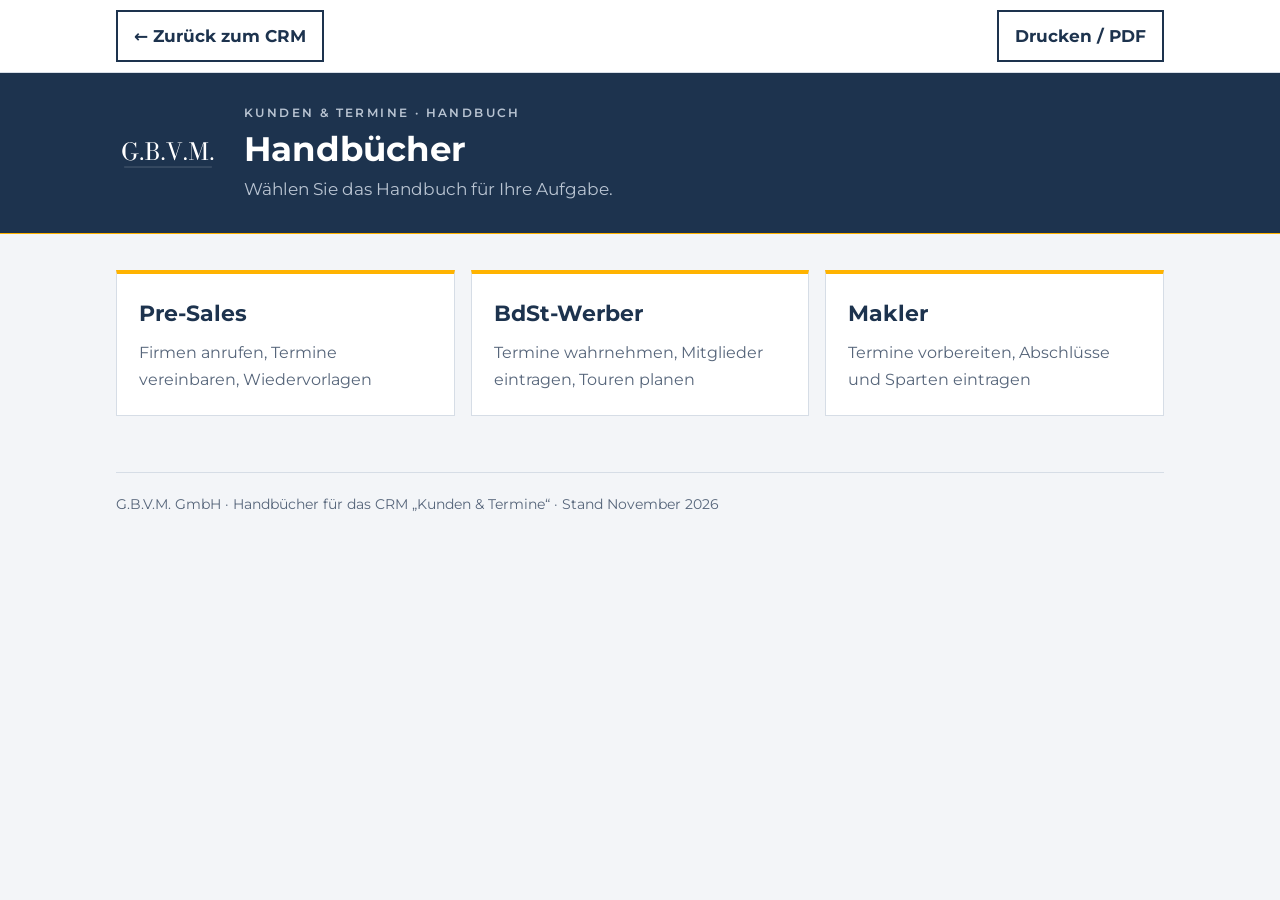
<file: handbuch/index.html>
<!doctype html>
<html lang="de">
<head>
<meta charset="utf-8">
<meta name="viewport" content="width=device-width,initial-scale=1,viewport-fit=cover">
<meta name="robots" content="noindex,nofollow">
<title>Handbücher</title>
<link rel="icon" href="../assets/gbvm-logo-nachtblau.svg">
<link rel="stylesheet" href="handbuch.css?v=20261120a">
</head>
<body>
<div class="backbar no-print"><div class="wrap"><a href="../">← Zurück zum CRM</a><button type="button" onclick="window.print()">Drucken / PDF</button></div></div>
<svg xmlns="http://www.w3.org/2000/svg" style="display:none" aria-hidden="true">
  <symbol id="i-phone" viewBox="0 0 24 24"><path fill="none" stroke="currentColor" stroke-width="1.8" stroke-linejoin="round" d="M5 3h4l2 5-2.5 1.5a11 11 0 0 0 6 6L16 13l5 2v4a2 2 0 0 1-2 2A17 17 0 0 1 3 5a2 2 0 0 1 2-2z"/></symbol>
  <symbol id="i-cal" viewBox="0 0 24 24"><g fill="none" stroke="currentColor" stroke-width="1.8" stroke-linecap="round" stroke-linejoin="round"><rect x="3.5" y="5" width="17" height="15.5"/><path d="M3.5 9.5h17M8 3v4M16 3v4M8.5 14.5l2.5 2.5 4.5-4.5"/></g></symbol>
  <symbol id="i-search" viewBox="0 0 24 24"><g fill="none" stroke="currentColor" stroke-width="1.8" stroke-linecap="round"><circle cx="10.5" cy="10.5" r="6.5"/><path d="M15.5 15.5 21 21"/></g></symbol>
  <symbol id="i-house" viewBox="0 0 24 24"><g fill="none" stroke="currentColor" stroke-width="1.8" stroke-linecap="round" stroke-linejoin="round"><path d="M4 10.5 12 4l8 6.5V20H4z"/><path d="M12 10v7M8.5 13.5h7"/></g></symbol>
  <symbol id="i-pin" viewBox="0 0 24 24"><g fill="none" stroke="currentColor" stroke-width="1.8" stroke-linejoin="round"><path d="M12 21s-6.5-6-6.5-11a6.5 6.5 0 0 1 13 0c0 5-6.5 11-6.5 11z"/><circle cx="12" cy="10" r="2.3"/></g></symbol>
  <symbol id="i-chart" viewBox="0 0 24 24"><g fill="none" stroke="currentColor" stroke-width="1.8" stroke-linecap="round"><path d="M4 3v17h17"/><path d="M8.5 16v-5M12.5 16V8M16.5 16v-3"/></g></symbol>
  <symbol id="i-book" viewBox="0 0 24 24"><g fill="none" stroke="currentColor" stroke-width="1.8" stroke-linecap="round" stroke-linejoin="round"><path d="M4 4.5h6a2 2 0 0 1 2 2V20a1.5 1.5 0 0 0-1.5-1.5H4z"/><path d="M20 4.5h-6a2 2 0 0 0-2 2V20a1.5 1.5 0 0 1 1.5-1.5H20z"/></g></symbol>
</svg>


<header class="mast">
  <div class="wrap">
    <img src="../assets/gbvm-logo-weiss.svg" alt="G.B.V.M. GmbH">
    <div class="mast-text">
      <span class="kennung">Kunden &amp; Termine · Handbuch</span>
      <h1>Handbücher</h1>
      <p>Wählen Sie das Handbuch für Ihre Aufgabe.</p>
    </div>
  </div>
</header>
<main><div class="wrap">
<div class="hb-list">
  <a class="hb-card" href="presales.html" data-hb="presales"><h2>Pre-Sales</h2><span>Firmen anrufen, Termine vereinbaren, Wiedervorlagen</span></a>
  <a class="hb-card" href="werber.html" data-hb="werber"><h2>BdSt-Werber</h2><span>Termine wahrnehmen, Mitglieder eintragen, Touren planen</span></a>
  <a class="hb-card" href="makler.html" data-hb="makler"><h2>Makler</h2><span>Termine vorbereiten, Abschlüsse und Sparten eintragen</span></a>
</div>
<footer class="foot">G.B.V.M. GmbH · Handbücher für das CRM „Kunden &amp; Termine“ · Stand November 2026</footer>
</div></main>
</body>
</html>
</file>
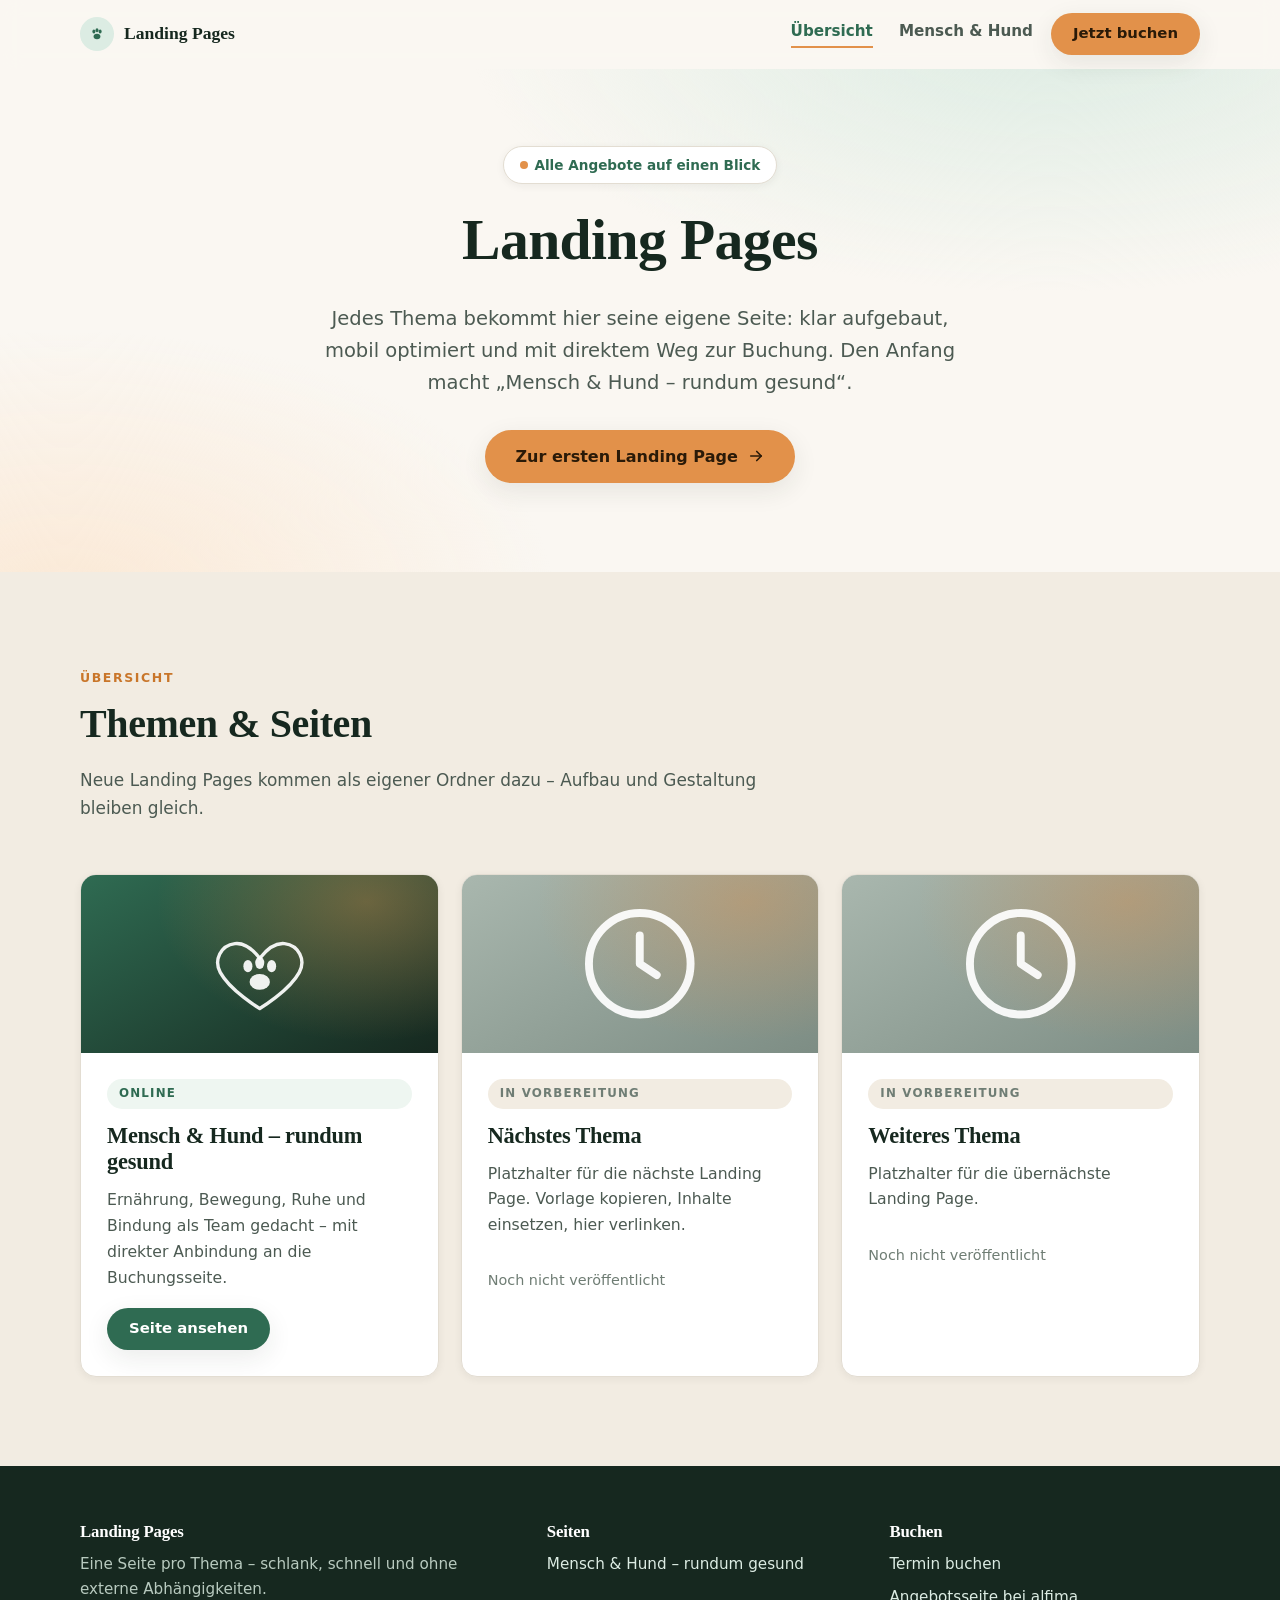
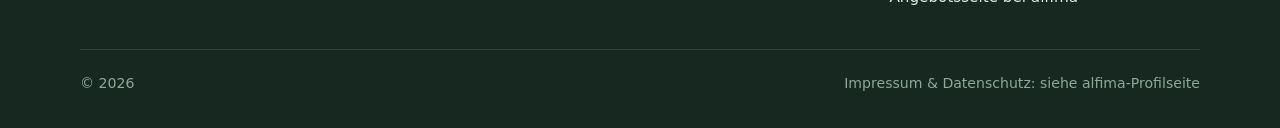
<file: website/index.html>
<!doctype html>
<html lang="de">
<head>
<meta charset="utf-8">
<meta name="viewport" content="width=device-width, initial-scale=1">
<title>Landing Pages – Übersicht</title>
<meta name="description" content="Übersicht aller Landing Pages. Aktuell online: „Mensch &amp; Hund – rundum gesund“.">
<link rel="icon" href="data:image/svg+xml,%3Csvg xmlns='http://www.w3.org/2000/svg' viewBox='0 0 32 32'%3E%3Ccircle cx='16' cy='16' r='16' fill='%232f6b52'/%3E%3Cg fill='%23ffffff'%3E%3Cellipse cx='11' cy='12' rx='2.4' ry='3.2'/%3E%3Cellipse cx='16' cy='10' rx='2.4' ry='3.2'/%3E%3Cellipse cx='21' cy='12' rx='2.4' ry='3.2'/%3E%3Cellipse cx='16' cy='20' rx='5.4' ry='4.4'/%3E%3C/g%3E%3C/svg%3E">
<link rel="stylesheet" href="assets/css/site.css">
</head>
<body>

<a class="skip-link" href="#main">Zum Inhalt springen</a>

<header class="site-header">
  <div class="wrap site-header__inner">
    <a class="brand" href="index.html">
      <span class="brand__mark" aria-hidden="true">
        <svg viewBox="0 0 32 32" fill="currentColor"><ellipse cx="11" cy="12" rx="2.4" ry="3.2"/><ellipse cx="16" cy="10" rx="2.4" ry="3.2"/><ellipse cx="21" cy="12" rx="2.4" ry="3.2"/><ellipse cx="16" cy="20" rx="5.4" ry="4.4"/></svg>
      </span>
      Landing Pages
    </a>

    <button class="nav-toggle" type="button" aria-expanded="false" aria-controls="site-nav" aria-label="Menü öffnen">
      <span></span>
    </button>

    <nav class="site-nav" id="site-nav" aria-label="Seitennavigation">
      <ul>
        <li><a href="index.html" aria-current="page">Übersicht</a></li>
        <li><a href="mensch-hund-rundum-gesund/index.html">Mensch &amp; Hund</a></li>
        <li class="site-nav__cta">
          <a class="btn btn--primary btn--sm" href="https://alfima.com/manuelag16/mensch-hund-rundum-gesund" target="_blank" rel="noopener">Jetzt buchen</a>
        </li>
      </ul>
    </nav>

    <a class="btn btn--primary btn--sm site-header__cta" href="https://alfima.com/manuelag16/mensch-hund-rundum-gesund" target="_blank" rel="noopener">Jetzt buchen</a>
  </div>
</header>

<main id="main">

  <section class="hero">
    <div class="wrap-narrow" style="text-align:center">
      <span class="badge"><span class="badge__dot" aria-hidden="true"></span> Alle Angebote auf einen Blick</span>
      <h1>Landing Pages</h1>
      <p class="hero__lead" style="margin-inline:auto">
        Jedes Thema bekommt hier seine eigene Seite: klar aufgebaut, mobil optimiert und
        mit direktem Weg zur Buchung. Den Anfang macht „Mensch &amp; Hund – rundum gesund“.
      </p>
      <div class="btn-row is-centered">
        <a class="btn btn--primary" href="mensch-hund-rundum-gesund/index.html">
          Zur ersten Landing Page
          <svg viewBox="0 0 24 24" width="18" height="18" fill="none" stroke="currentColor" stroke-width="2.2" stroke-linecap="round" stroke-linejoin="round" aria-hidden="true"><path d="M5 12h14"/><path d="m13 6 6 6-6 6"/></svg>
        </a>
      </div>
    </div>
  </section>

  <section class="section section--sand">
    <div class="wrap">
      <div class="section-head reveal">
        <span class="eyebrow">Übersicht</span>
        <h2>Themen &amp; Seiten</h2>
        <p>Neue Landing Pages kommen als eigener Ordner dazu – Aufbau und Gestaltung bleiben gleich.</p>
      </div>

      <div class="grid grid--3 reveal">

        <article class="lp-card">
          <div class="lp-card__banner" aria-hidden="true">
            <svg viewBox="0 0 240 200" fill="none" stroke="currentColor" stroke-width="6" stroke-linecap="round" stroke-linejoin="round">
              <path d="M120 178s-52-31-70-64c-12-22 1-48 26-51 17-2 30 8 44 26 14-18 27-28 44-26 25 3 38 29 26 51-18 33-70 64-70 64Z"/>
              <g fill="currentColor" stroke="none">
                <ellipse cx="99" cy="103" rx="8" ry="11"/><ellipse cx="120" cy="97" rx="8" ry="11"/>
                <ellipse cx="141" cy="103" rx="8" ry="11"/><ellipse cx="120" cy="131" rx="18" ry="14"/>
              </g>
            </svg>
          </div>
          <div class="lp-card__body">
            <span class="tag">Online</span>
            <h3>Mensch &amp; Hund – rundum gesund</h3>
            <p>Ernährung, Bewegung, Ruhe und Bindung als Team gedacht – mit direkter Anbindung an die Buchungsseite.</p>
            <a class="btn btn--dark btn--sm" href="mensch-hund-rundum-gesund/index.html">Seite ansehen</a>
          </div>
        </article>

        <article class="lp-card">
          <div class="lp-card__banner is-soon" aria-hidden="true">
            <svg viewBox="0 0 24 24" fill="none" stroke="currentColor" stroke-width="1.4" stroke-linecap="round" stroke-linejoin="round">
              <circle cx="12" cy="12" r="9"/><path d="M12 7v5l3 2"/>
            </svg>
          </div>
          <div class="lp-card__body">
            <span class="tag is-soon">In Vorbereitung</span>
            <h3>Nächstes Thema</h3>
            <p>Platzhalter für die nächste Landing Page. Vorlage kopieren, Inhalte einsetzen, hier verlinken.</p>
            <span class="cta-note">Noch nicht veröffentlicht</span>
          </div>
        </article>

        <article class="lp-card">
          <div class="lp-card__banner is-soon" aria-hidden="true">
            <svg viewBox="0 0 24 24" fill="none" stroke="currentColor" stroke-width="1.4" stroke-linecap="round" stroke-linejoin="round">
              <circle cx="12" cy="12" r="9"/><path d="M12 7v5l3 2"/>
            </svg>
          </div>
          <div class="lp-card__body">
            <span class="tag is-soon">In Vorbereitung</span>
            <h3>Weiteres Thema</h3>
            <p>Platzhalter für die übernächste Landing Page.</p>
            <span class="cta-note">Noch nicht veröffentlicht</span>
          </div>
        </article>

      </div>
    </div>
  </section>

</main>

<footer class="site-footer">
  <div class="wrap">
    <div class="footer__grid">
      <div>
        <h3>Landing Pages</h3>
        <p>Eine Seite pro Thema – schlank, schnell und ohne externe Abhängigkeiten.</p>
      </div>
      <div>
        <h3>Seiten</h3>
        <ul>
          <li><a href="mensch-hund-rundum-gesund/index.html">Mensch &amp; Hund – rundum gesund</a></li>
        </ul>
      </div>
      <div>
        <h3>Buchen</h3>
        <ul>
          <li><a href="https://alfima.com/manuelag16/mensch-hund-rundum-gesund" target="_blank" rel="noopener">Termin buchen</a></li>
          <li><a href="https://alfima.com/manuelag16/p/mensch-hund-rundum-gesund" target="_blank" rel="noopener">Angebotsseite bei alfima</a></li>
        </ul>
      </div>
    </div>
    <div class="footer__bottom">
      <span>© <span id="year">2026</span></span>
      <span>Impressum &amp; Datenschutz: siehe alfima-Profilseite</span>
    </div>
  </div>
</footer>

<script src="assets/js/site.js"></script>
<script>document.getElementById("year").textContent = new Date().getFullYear();</script>
</body>
</html>
</file>
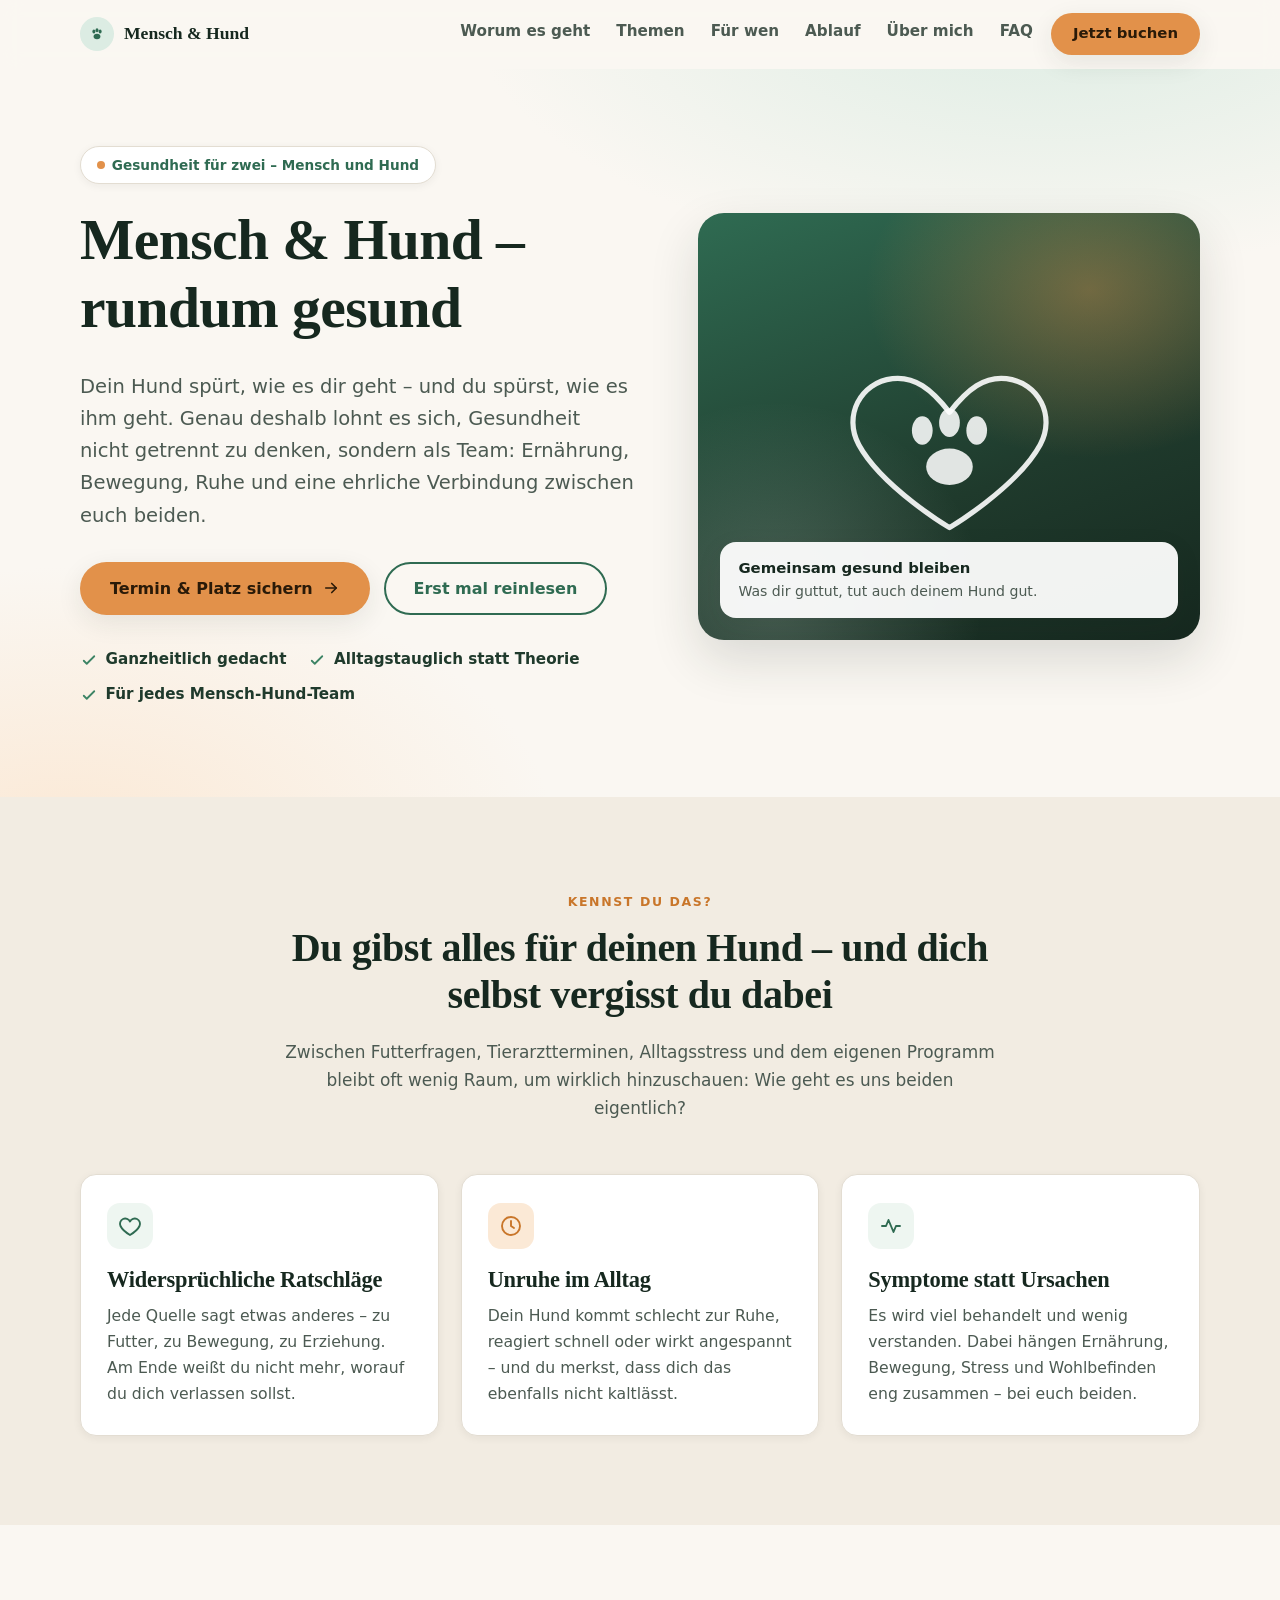
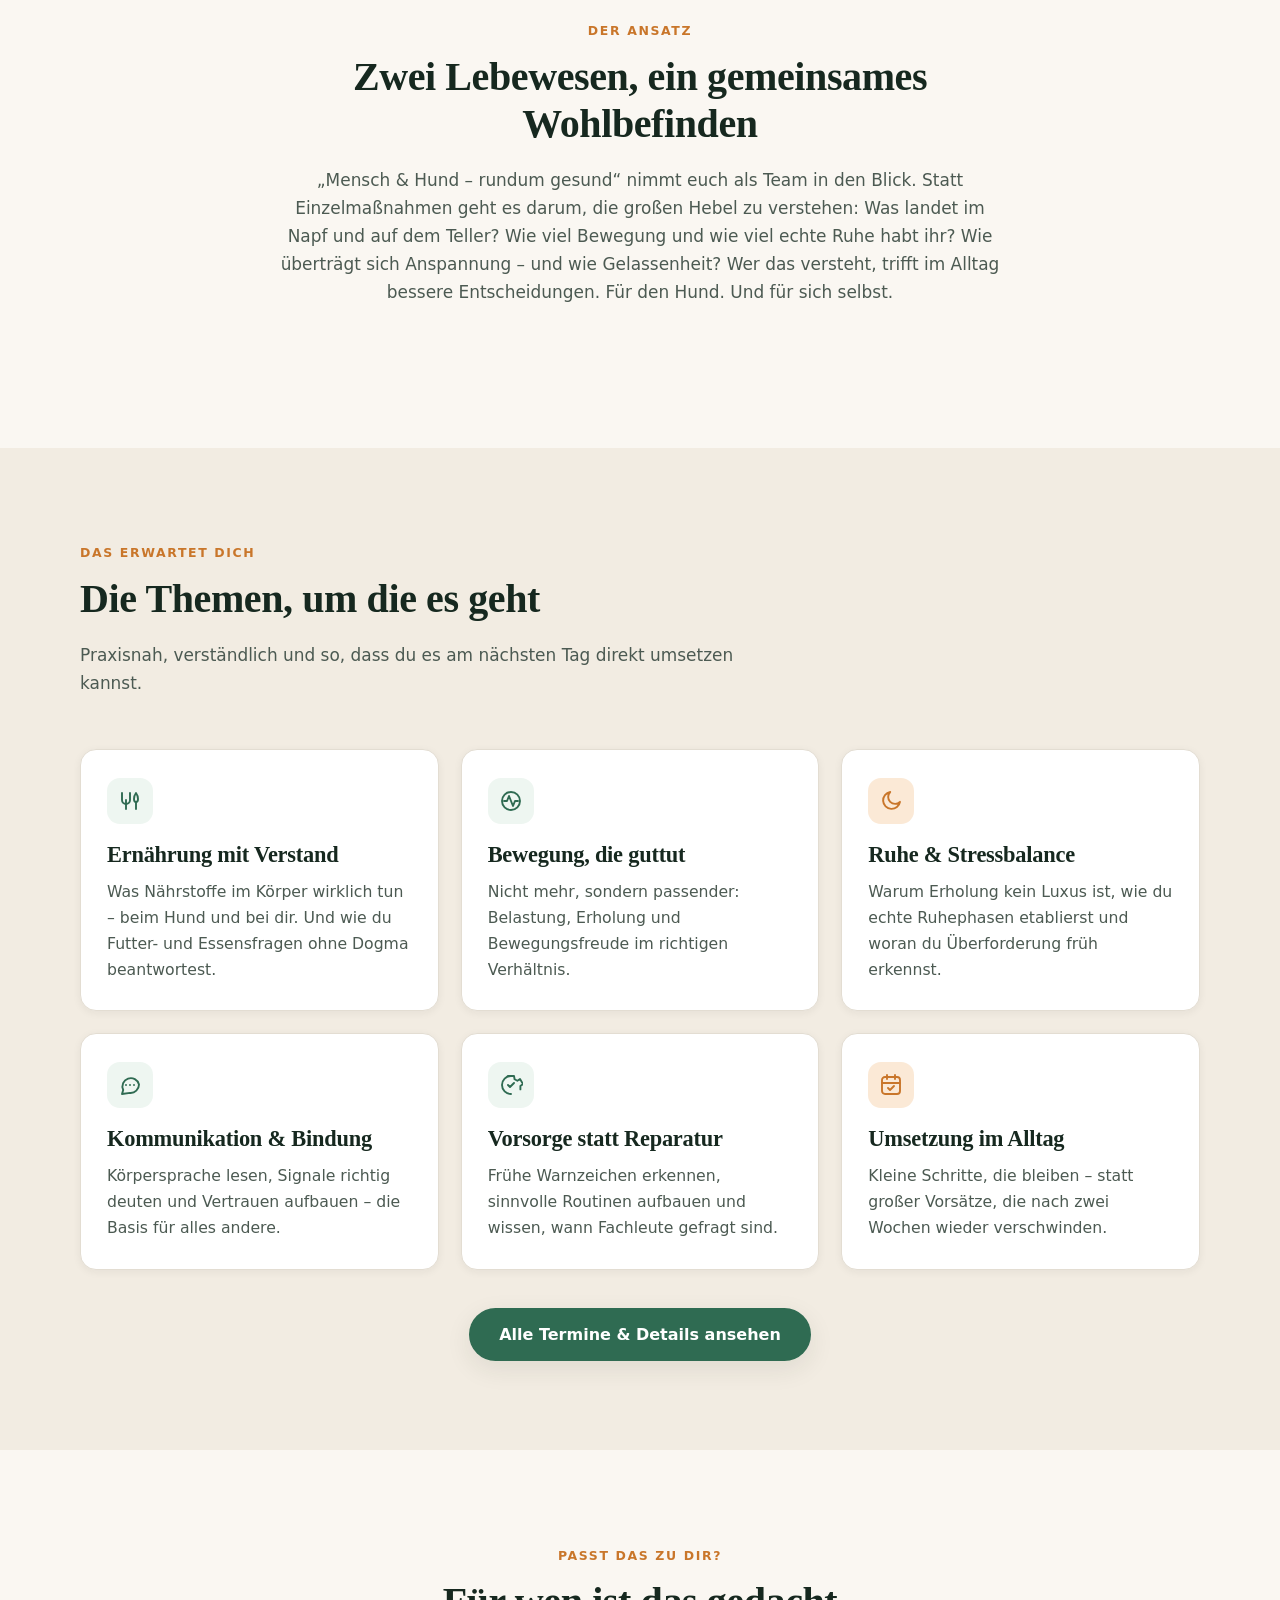
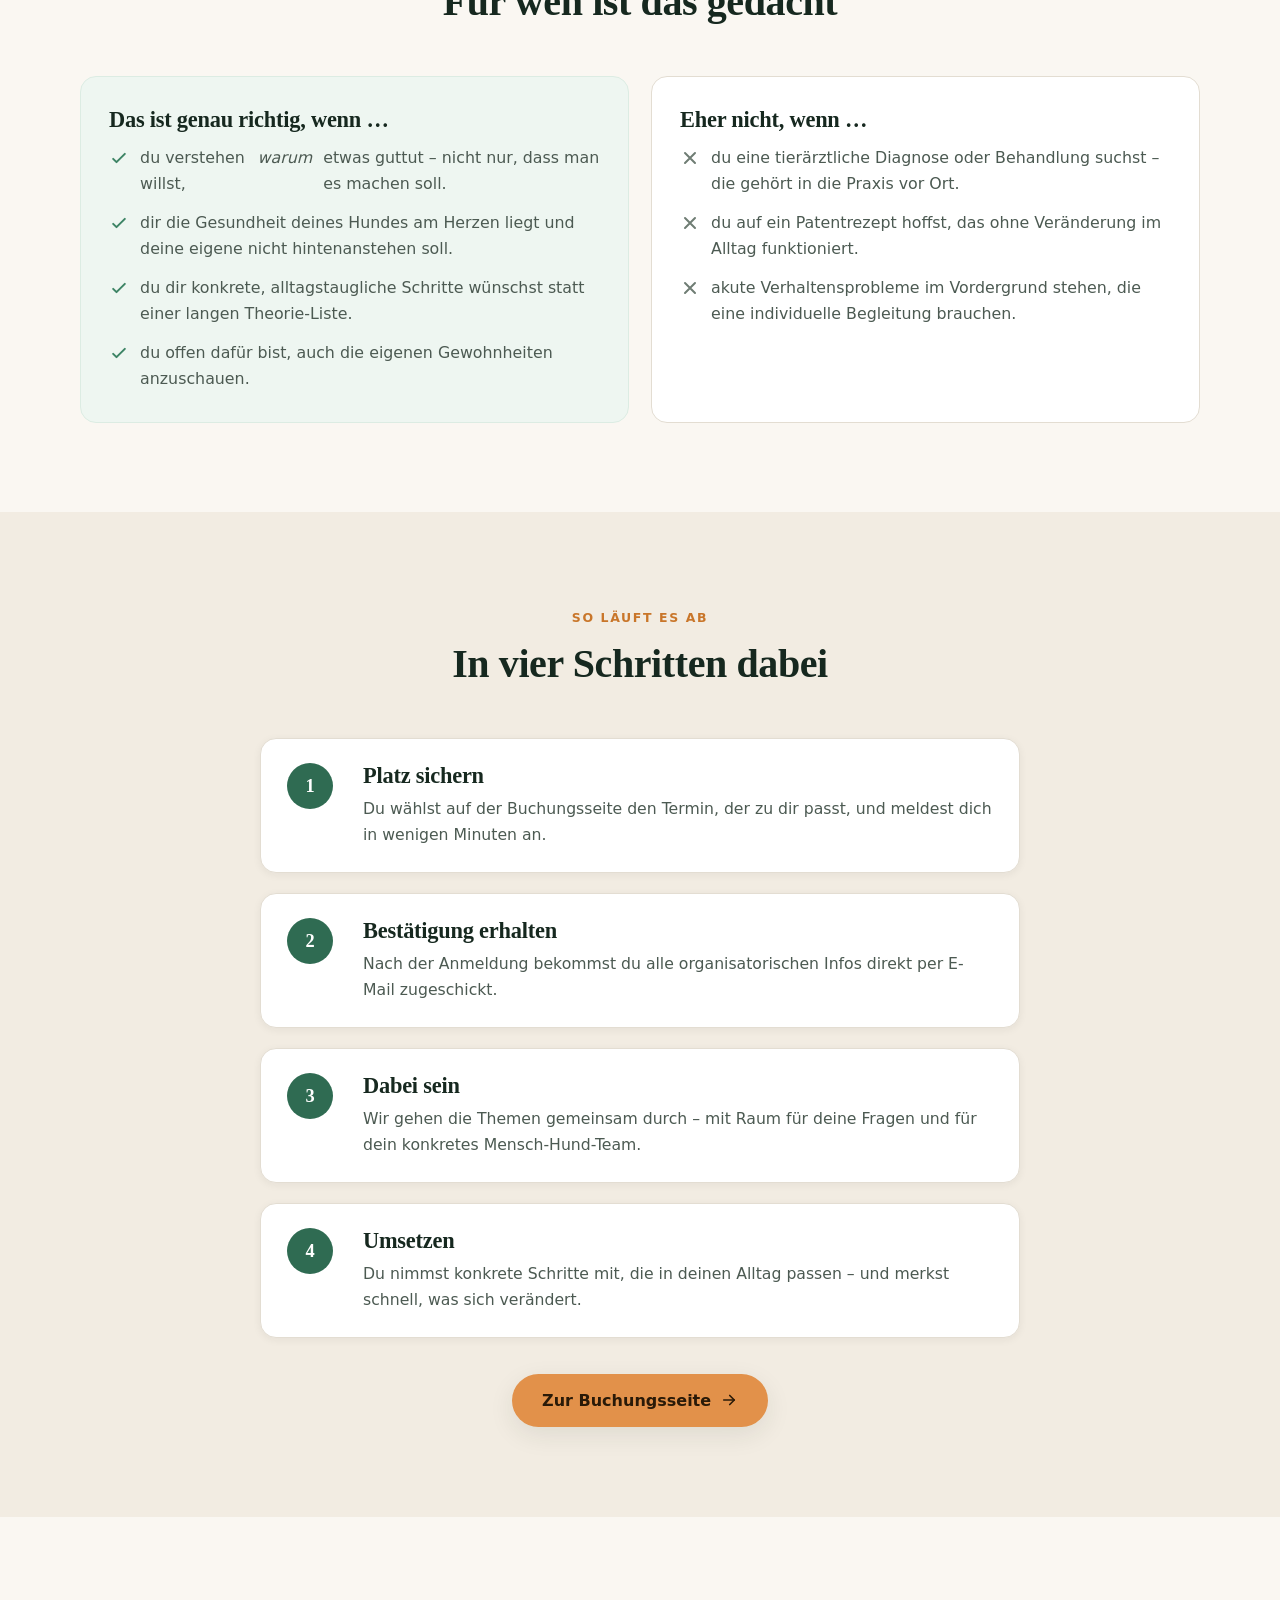
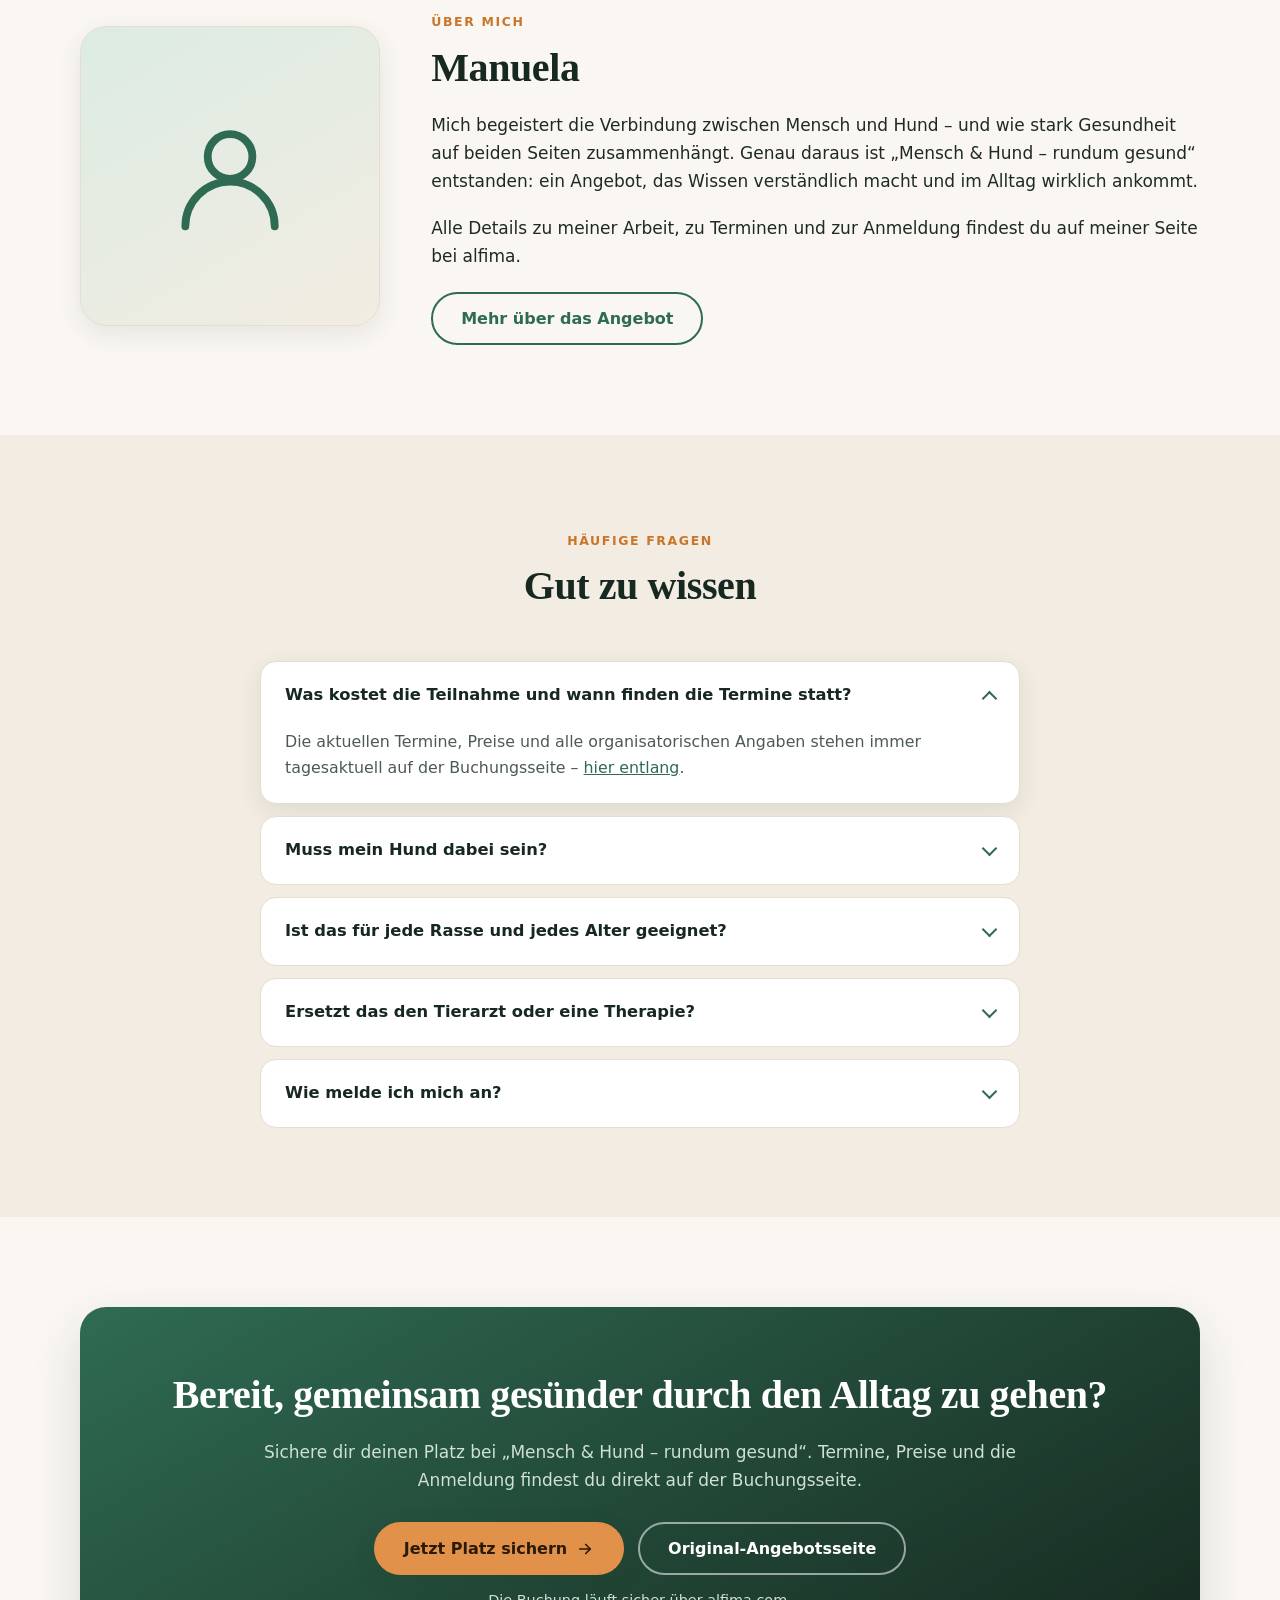
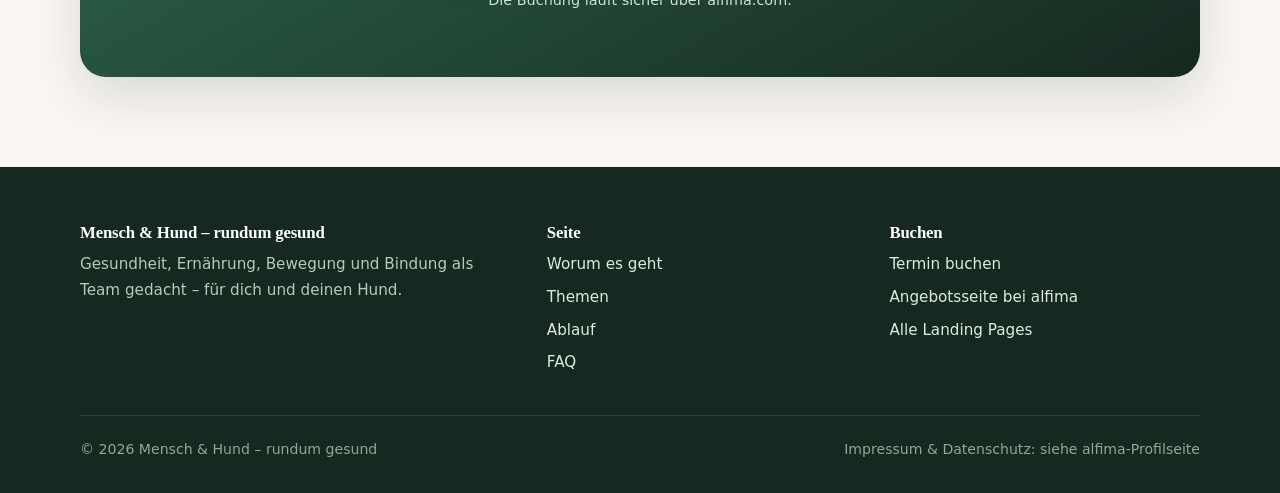
<file: website/mensch-hund-rundum-gesund/index.html>
<!doctype html>
<html lang="de">
<head>
<meta charset="utf-8">
<meta name="viewport" content="width=device-width, initial-scale=1">
<title>Mensch &amp; Hund – rundum gesund | Landing Page</title>
<meta name="description" content="Mensch &amp; Hund – rundum gesund: Gesundheit, Ernährung, Bewegung und Bindung als Team gedacht. Alle Termine und die Anmeldung findest du auf der Buchungsseite.">
<meta name="robots" content="index, follow">
<link rel="canonical" href="https://alfima.com/manuelag16/p/mensch-hund-rundum-gesund">

<meta property="og:type" content="website">
<meta property="og:locale" content="de_DE">
<meta property="og:title" content="Mensch &amp; Hund – rundum gesund">
<meta property="og:description" content="Gesundheit, Ernährung, Bewegung und Bindung als Team gedacht – für dich und deinen Hund.">
<meta property="og:url" content="https://alfima.com/manuelag16/p/mensch-hund-rundum-gesund">
<meta name="twitter:card" content="summary_large_image">

<link rel="icon" href="data:image/svg+xml,%3Csvg xmlns='http://www.w3.org/2000/svg' viewBox='0 0 32 32'%3E%3Ccircle cx='16' cy='16' r='16' fill='%232f6b52'/%3E%3Cg fill='%23ffffff'%3E%3Cellipse cx='11' cy='12' rx='2.4' ry='3.2'/%3E%3Cellipse cx='16' cy='10' rx='2.4' ry='3.2'/%3E%3Cellipse cx='21' cy='12' rx='2.4' ry='3.2'/%3E%3Cellipse cx='16' cy='20' rx='5.4' ry='4.4'/%3E%3C/g%3E%3C/svg%3E">
<link rel="stylesheet" href="../assets/css/site.css">
</head>
<body>

<a class="skip-link" href="#main">Zum Inhalt springen</a>

<!-- ======================= Kopfzeile ======================= -->
<header class="site-header">
  <div class="wrap site-header__inner">
    <a class="brand" href="../index.html">
      <span class="brand__mark" aria-hidden="true">
        <svg viewBox="0 0 32 32" fill="currentColor"><ellipse cx="11" cy="12" rx="2.4" ry="3.2"/><ellipse cx="16" cy="10" rx="2.4" ry="3.2"/><ellipse cx="21" cy="12" rx="2.4" ry="3.2"/><ellipse cx="16" cy="20" rx="5.4" ry="4.4"/></svg>
      </span>
      Mensch &amp; Hund
    </a>

    <button class="nav-toggle" type="button" aria-expanded="false" aria-controls="site-nav" aria-label="Menü öffnen">
      <span></span>
    </button>

    <nav class="site-nav" id="site-nav" aria-label="Seitennavigation">
      <ul>
        <li><a href="#worum-es-geht">Worum es geht</a></li>
        <li><a href="#themen">Themen</a></li>
        <li><a href="#fuer-wen">Für wen</a></li>
        <li><a href="#ablauf">Ablauf</a></li>
        <li><a href="#ueber-mich">Über mich</a></li>
        <li><a href="#faq">FAQ</a></li>
        <li class="site-nav__cta">
          <a class="btn btn--primary btn--sm" href="https://alfima.com/manuelag16/mensch-hund-rundum-gesund" target="_blank" rel="noopener">Jetzt buchen</a>
        </li>
      </ul>
    </nav>

    <a class="btn btn--primary btn--sm site-header__cta" href="https://alfima.com/manuelag16/mensch-hund-rundum-gesund" target="_blank" rel="noopener">Jetzt buchen</a>
  </div>
</header>

<main id="main">

  <!-- ======================= Hero ======================= -->
  <section class="hero">
    <div class="wrap hero__grid">
      <div>
        <span class="badge"><span class="badge__dot" aria-hidden="true"></span> Gesundheit für zwei – Mensch und Hund</span>

        <!-- INHALT: Headline & Subline aus der Original-Seite hier ersetzen -->
        <h1>Mensch &amp; Hund –<br>rundum gesund</h1>
        <p class="hero__lead">
          Dein Hund spürt, wie es dir geht – und du spürst, wie es ihm geht. Genau deshalb
          lohnt es sich, Gesundheit nicht getrennt zu denken, sondern als Team: Ernährung,
          Bewegung, Ruhe und eine ehrliche Verbindung zwischen euch beiden.
        </p>

        <div class="btn-row">
          <a class="btn btn--primary" href="https://alfima.com/manuelag16/mensch-hund-rundum-gesund" target="_blank" rel="noopener">
            Termin &amp; Platz sichern
            <svg viewBox="0 0 24 24" width="18" height="18" fill="none" stroke="currentColor" stroke-width="2.2" stroke-linecap="round" stroke-linejoin="round" aria-hidden="true"><path d="M5 12h14"/><path d="m13 6 6 6-6 6"/></svg>
          </a>
          <a class="btn btn--ghost" href="#worum-es-geht">Erst mal reinlesen</a>
        </div>

        <ul class="hero__points">
          <li>
            <svg viewBox="0 0 24 24" fill="none" stroke="currentColor" stroke-width="2.4" stroke-linecap="round" stroke-linejoin="round" aria-hidden="true"><path d="m5 13 4 4L19 7"/></svg>
            Ganzheitlich gedacht
          </li>
          <li>
            <svg viewBox="0 0 24 24" fill="none" stroke="currentColor" stroke-width="2.4" stroke-linecap="round" stroke-linejoin="round" aria-hidden="true"><path d="m5 13 4 4L19 7"/></svg>
            Alltagstauglich statt Theorie
          </li>
          <li>
            <svg viewBox="0 0 24 24" fill="none" stroke="currentColor" stroke-width="2.4" stroke-linecap="round" stroke-linejoin="round" aria-hidden="true"><path d="m5 13 4 4L19 7"/></svg>
            Für jedes Mensch-Hund-Team
          </li>
        </ul>
      </div>

      <!-- Illustration – kann später durch ein eigenes Foto ersetzt werden -->
      <div class="hero__art" aria-hidden="true">
        <svg viewBox="0 0 240 200" fill="none" stroke="currentColor" stroke-width="4" stroke-linecap="round" stroke-linejoin="round">
          <!-- Herz -->
          <path d="M120 178s-52-31-70-64c-12-22 1-48 26-51 17-2 30 8 44 26 14-18 27-28 44-26 25 3 38 29 26 51-18 33-70 64-70 64Z" opacity=".95"/>
          <!-- Pfote im Herz -->
          <g fill="currentColor" stroke="none" opacity=".92">
            <ellipse cx="99" cy="103" rx="8" ry="11"/>
            <ellipse cx="120" cy="97" rx="8" ry="11"/>
            <ellipse cx="141" cy="103" rx="8" ry="11"/>
            <ellipse cx="120" cy="131" rx="18" ry="14"/>
          </g>
        </svg>
        <p class="hero__art-caption">
          Gemeinsam gesund bleiben
          <span>Was dir guttut, tut auch deinem Hund gut.</span>
        </p>
      </div>
    </div>
  </section>

  <!-- ======================= Problem / Empathie ======================= -->
  <section class="section section--sand" id="worum-es-geht">
    <div class="wrap">
      <div class="section-head is-centered reveal">
        <span class="eyebrow">Kennst du das?</span>
        <h2>Du gibst alles für deinen Hund – und dich selbst vergisst du dabei</h2>
        <p>
          Zwischen Futterfragen, Tierarztterminen, Alltagsstress und dem eigenen Programm
          bleibt oft wenig Raum, um wirklich hinzuschauen: Wie geht es uns beiden eigentlich?
        </p>
      </div>

      <div class="grid grid--3 reveal">
        <article class="card">
          <div class="card__icon" aria-hidden="true">
            <svg viewBox="0 0 24 24" fill="none" stroke="currentColor" stroke-width="1.9" stroke-linecap="round" stroke-linejoin="round"><path d="M12 21s-7.5-4.6-9.5-9A5.2 5.2 0 0 1 12 7.5 5.2 5.2 0 0 1 21.5 12c-2 4.4-9.5 9-9.5 9Z"/></svg>
          </div>
          <h3>Widersprüchliche Ratschläge</h3>
          <p>
            Jede Quelle sagt etwas anderes – zu Futter, zu Bewegung, zu Erziehung.
            Am Ende weißt du nicht mehr, worauf du dich verlassen sollst.
          </p>
        </article>

        <article class="card">
          <div class="card__icon is-amber" aria-hidden="true">
            <svg viewBox="0 0 24 24" fill="none" stroke="currentColor" stroke-width="1.9" stroke-linecap="round" stroke-linejoin="round"><circle cx="12" cy="12" r="9"/><path d="M12 7v5l3 2"/></svg>
          </div>
          <h3>Unruhe im Alltag</h3>
          <p>
            Dein Hund kommt schlecht zur Ruhe, reagiert schnell oder wirkt angespannt –
            und du merkst, dass dich das ebenfalls nicht kaltlässt.
          </p>
        </article>

        <article class="card">
          <div class="card__icon" aria-hidden="true">
            <svg viewBox="0 0 24 24" fill="none" stroke="currentColor" stroke-width="1.9" stroke-linecap="round" stroke-linejoin="round"><path d="M3 12h4l2.5-6 5 12L17 12h4"/></svg>
          </div>
          <h3>Symptome statt Ursachen</h3>
          <p>
            Es wird viel behandelt und wenig verstanden. Dabei hängen Ernährung,
            Bewegung, Stress und Wohlbefinden eng zusammen – bei euch beiden.
          </p>
        </article>
      </div>
    </div>
  </section>

  <!-- ======================= Der Ansatz ======================= -->
  <section class="section">
    <div class="wrap-narrow section-head is-centered reveal">
      <span class="eyebrow">Der Ansatz</span>
      <h2>Zwei Lebewesen, ein gemeinsames Wohlbefinden</h2>
      <!-- INHALT: Beschreibungstext des Angebots aus der Original-Seite hier ersetzen -->
      <p>
        „Mensch &amp; Hund – rundum gesund“ nimmt euch als Team in den Blick. Statt
        Einzelmaßnahmen geht es darum, die großen Hebel zu verstehen: Was landet im Napf
        und auf dem Teller? Wie viel Bewegung und wie viel echte Ruhe habt ihr?
        Wie überträgt sich Anspannung – und wie Gelassenheit? Wer das versteht,
        trifft im Alltag bessere Entscheidungen. Für den Hund. Und für sich selbst.
      </p>
    </div>
  </section>

  <!-- ======================= Themen ======================= -->
  <section class="section section--sand" id="themen">
    <div class="wrap">
      <div class="section-head reveal">
        <span class="eyebrow">Das erwartet dich</span>
        <h2>Die Themen, um die es geht</h2>
        <p>Praxisnah, verständlich und so, dass du es am nächsten Tag direkt umsetzen kannst.</p>
      </div>

      <!-- INHALT: Module/Programmpunkte aus der Original-Seite hier ersetzen -->
      <div class="grid grid--3 reveal">
        <article class="card">
          <div class="card__icon" aria-hidden="true">
            <svg viewBox="0 0 24 24" fill="none" stroke="currentColor" stroke-width="1.9" stroke-linecap="round" stroke-linejoin="round"><path d="M4 4v7a4 4 0 0 0 8 0V4"/><path d="M8 11v9"/><path d="M18 4c-1.5 2-2 4-2 6s.5 3 2 3 2-1 2-3-.5-4-2-6Z"/><path d="M18 13v7"/></svg>
          </div>
          <h3>Ernährung mit Verstand</h3>
          <p>Was Nährstoffe im Körper wirklich tun – beim Hund und bei dir. Und wie du Futter- und Essensfragen ohne Dogma beantwortest.</p>
        </article>

        <article class="card">
          <div class="card__icon" aria-hidden="true">
            <svg viewBox="0 0 24 24" fill="none" stroke="currentColor" stroke-width="1.9" stroke-linecap="round" stroke-linejoin="round"><path d="M5 12h3l2-5 4 10 2-5h3"/><circle cx="12" cy="12" r="9"/></svg>
          </div>
          <h3>Bewegung, die guttut</h3>
          <p>Nicht mehr, sondern passender: Belastung, Erholung und Bewegungsfreude im richtigen Verhältnis.</p>
        </article>

        <article class="card">
          <div class="card__icon is-amber" aria-hidden="true">
            <svg viewBox="0 0 24 24" fill="none" stroke="currentColor" stroke-width="1.9" stroke-linecap="round" stroke-linejoin="round"><path d="M21 12.8A8.5 8.5 0 1 1 11.2 3a6.6 6.6 0 0 0 9.8 9.8Z"/></svg>
          </div>
          <h3>Ruhe &amp; Stressbalance</h3>
          <p>Warum Erholung kein Luxus ist, wie du echte Ruhephasen etablierst und woran du Überforderung früh erkennst.</p>
        </article>

        <article class="card">
          <div class="card__icon" aria-hidden="true">
            <svg viewBox="0 0 24 24" fill="none" stroke="currentColor" stroke-width="1.9" stroke-linecap="round" stroke-linejoin="round"><path d="M8 12h.01M12 12h.01M16 12h.01"/><path d="M21 11.5a8.4 8.4 0 0 1-9 8.4L4 21l1.2-4A8.4 8.4 0 1 1 21 11.5Z"/></svg>
          </div>
          <h3>Kommunikation &amp; Bindung</h3>
          <p>Körpersprache lesen, Signale richtig deuten und Vertrauen aufbauen – die Basis für alles andere.</p>
        </article>

        <article class="card">
          <div class="card__icon" aria-hidden="true">
            <svg viewBox="0 0 24 24" fill="none" stroke="currentColor" stroke-width="1.9" stroke-linecap="round" stroke-linejoin="round"><path d="M9 3h6l.6 3.2 2.8 1.6L21 6l3 5-2.6 2v3.4"/><path d="M12 21a9 9 0 1 1 0-18"/><path d="m9 12 2 2 4-4"/></svg>
          </div>
          <h3>Vorsorge statt Reparatur</h3>
          <p>Frühe Warnzeichen erkennen, sinnvolle Routinen aufbauen und wissen, wann Fachleute gefragt sind.</p>
        </article>

        <article class="card">
          <div class="card__icon is-amber" aria-hidden="true">
            <svg viewBox="0 0 24 24" fill="none" stroke="currentColor" stroke-width="1.9" stroke-linecap="round" stroke-linejoin="round"><rect x="3" y="4" width="18" height="17" rx="3"/><path d="M8 2v4M16 2v4M3 10h18"/><path d="m9 15 2 2 4-4"/></svg>
          </div>
          <h3>Umsetzung im Alltag</h3>
          <p>Kleine Schritte, die bleiben – statt großer Vorsätze, die nach zwei Wochen wieder verschwinden.</p>
        </article>
      </div>

      <div class="btn-row is-centered" style="margin-top:38px">
        <a class="btn btn--dark" href="https://alfima.com/manuelag16/mensch-hund-rundum-gesund" target="_blank" rel="noopener">Alle Termine &amp; Details ansehen</a>
      </div>
    </div>
  </section>

  <!-- ======================= Für wen ======================= -->
  <section class="section" id="fuer-wen">
    <div class="wrap">
      <div class="section-head is-centered reveal">
        <span class="eyebrow">Passt das zu dir?</span>
        <h2>Für wen ist das gedacht</h2>
      </div>

      <div class="fit-grid reveal">
        <div class="fit-box fit-box--yes">
          <h3>Das ist genau richtig, wenn …</h3>
          <ul>
            <li>
              <svg viewBox="0 0 24 24" fill="none" stroke="currentColor" stroke-width="2.4" stroke-linecap="round" stroke-linejoin="round" aria-hidden="true"><path d="m5 13 4 4L19 7"/></svg>
              du verstehen willst, <em>warum</em> etwas guttut – nicht nur, dass man es machen soll.
            </li>
            <li>
              <svg viewBox="0 0 24 24" fill="none" stroke="currentColor" stroke-width="2.4" stroke-linecap="round" stroke-linejoin="round" aria-hidden="true"><path d="m5 13 4 4L19 7"/></svg>
              dir die Gesundheit deines Hundes am Herzen liegt und deine eigene nicht hintenanstehen soll.
            </li>
            <li>
              <svg viewBox="0 0 24 24" fill="none" stroke="currentColor" stroke-width="2.4" stroke-linecap="round" stroke-linejoin="round" aria-hidden="true"><path d="m5 13 4 4L19 7"/></svg>
              du dir konkrete, alltagstaugliche Schritte wünschst statt einer langen Theorie-Liste.
            </li>
            <li>
              <svg viewBox="0 0 24 24" fill="none" stroke="currentColor" stroke-width="2.4" stroke-linecap="round" stroke-linejoin="round" aria-hidden="true"><path d="m5 13 4 4L19 7"/></svg>
              du offen dafür bist, auch die eigenen Gewohnheiten anzuschauen.
            </li>
          </ul>
        </div>

        <div class="fit-box fit-box--no">
          <h3>Eher nicht, wenn …</h3>
          <ul>
            <li>
              <svg viewBox="0 0 24 24" fill="none" stroke="currentColor" stroke-width="2.4" stroke-linecap="round" stroke-linejoin="round" aria-hidden="true"><path d="M18 6 6 18M6 6l12 12"/></svg>
              du eine tierärztliche Diagnose oder Behandlung suchst – die gehört in die Praxis vor Ort.
            </li>
            <li>
              <svg viewBox="0 0 24 24" fill="none" stroke="currentColor" stroke-width="2.4" stroke-linecap="round" stroke-linejoin="round" aria-hidden="true"><path d="M18 6 6 18M6 6l12 12"/></svg>
              du auf ein Patentrezept hoffst, das ohne Veränderung im Alltag funktioniert.
            </li>
            <li>
              <svg viewBox="0 0 24 24" fill="none" stroke="currentColor" stroke-width="2.4" stroke-linecap="round" stroke-linejoin="round" aria-hidden="true"><path d="M18 6 6 18M6 6l12 12"/></svg>
              akute Verhaltensprobleme im Vordergrund stehen, die eine individuelle Begleitung brauchen.
            </li>
          </ul>
        </div>
      </div>
    </div>
  </section>

  <!-- ======================= Ablauf ======================= -->
  <section class="section section--sand" id="ablauf">
    <div class="wrap-narrow">
      <div class="section-head is-centered reveal">
        <span class="eyebrow">So läuft es ab</span>
        <h2>In vier Schritten dabei</h2>
      </div>

      <ol class="steps reveal">
        <li>
          <span class="step-num" aria-hidden="true">1</span>
          <div>
            <h3>Platz sichern</h3>
            <p>Du wählst auf der Buchungsseite den Termin, der zu dir passt, und meldest dich in wenigen Minuten an.</p>
          </div>
        </li>
        <li>
          <span class="step-num" aria-hidden="true">2</span>
          <div>
            <h3>Bestätigung erhalten</h3>
            <p>Nach der Anmeldung bekommst du alle organisatorischen Infos direkt per E-Mail zugeschickt.</p>
          </div>
        </li>
        <li>
          <span class="step-num" aria-hidden="true">3</span>
          <div>
            <h3>Dabei sein</h3>
            <p>Wir gehen die Themen gemeinsam durch – mit Raum für deine Fragen und für dein konkretes Mensch-Hund-Team.</p>
          </div>
        </li>
        <li>
          <span class="step-num" aria-hidden="true">4</span>
          <div>
            <h3>Umsetzen</h3>
            <p>Du nimmst konkrete Schritte mit, die in deinen Alltag passen – und merkst schnell, was sich verändert.</p>
          </div>
        </li>
      </ol>

      <div class="btn-row is-centered" style="margin-top:36px">
        <a class="btn btn--primary" href="https://alfima.com/manuelag16/mensch-hund-rundum-gesund" target="_blank" rel="noopener">
          Zur Buchungsseite
          <svg viewBox="0 0 24 24" width="18" height="18" fill="none" stroke="currentColor" stroke-width="2.2" stroke-linecap="round" stroke-linejoin="round" aria-hidden="true"><path d="M5 12h14"/><path d="m13 6 6 6-6 6"/></svg>
        </a>
      </div>
    </div>
  </section>

  <!-- ======================= Über mich ======================= -->
  <section class="section" id="ueber-mich">
    <div class="wrap about reveal">
      <!-- Platzhalter-Grafik: hier später das eigene Foto einsetzen -->
      <div class="about__portrait" aria-hidden="true">
        <svg viewBox="0 0 24 24" fill="none" stroke="currentColor" stroke-width="1.4" stroke-linecap="round" stroke-linejoin="round">
          <circle cx="12" cy="8.5" r="4"/>
          <path d="M4 21a8 8 0 0 1 16 0"/>
        </svg>
      </div>
      <div>
        <span class="eyebrow">Über mich</span>
        <h2>Manuela</h2>
        <!-- INHALT: Vorstellungstext / Qualifikationen aus der Original-Seite hier ersetzen -->
        <p>
          Mich begeistert die Verbindung zwischen Mensch und Hund – und wie stark
          Gesundheit auf beiden Seiten zusammenhängt. Genau daraus ist
          „Mensch &amp; Hund – rundum gesund“ entstanden: ein Angebot, das Wissen
          verständlich macht und im Alltag wirklich ankommt.
        </p>
        <p>
          Alle Details zu meiner Arbeit, zu Terminen und zur Anmeldung findest du
          auf meiner Seite bei alfima.
        </p>
        <div class="btn-row" style="margin-top:22px">
          <a class="btn btn--ghost" href="https://alfima.com/manuelag16/p/mensch-hund-rundum-gesund" target="_blank" rel="noopener">Mehr über das Angebot</a>
        </div>
      </div>
    </div>
  </section>

  <!-- ======================= FAQ ======================= -->
  <section class="section section--sand" id="faq">
    <div class="wrap-narrow">
      <div class="section-head is-centered reveal">
        <span class="eyebrow">Häufige Fragen</span>
        <h2>Gut zu wissen</h2>
      </div>

      <!-- INHALT: FAQ-Antworten mit den echten Angaben (Preis, Dauer, Ort) ergänzen -->
      <div class="faq reveal">
        <details open>
          <summary>Was kostet die Teilnahme und wann finden die Termine statt?</summary>
          <div class="faq__body">
            Die aktuellen Termine, Preise und alle organisatorischen Angaben stehen immer
            tagesaktuell auf der Buchungsseite –
            <a href="https://alfima.com/manuelag16/mensch-hund-rundum-gesund" target="_blank" rel="noopener">hier entlang</a>.
          </div>
        </details>

        <details>
          <summary>Muss mein Hund dabei sein?</summary>
          <div class="faq__body">
            Ob und wann dein Hund dabei ist, steht bei den jeweiligen Terminangaben auf der
            Buchungsseite. Melde dich gern vorab, wenn du dir unsicher bist.
          </div>
        </details>

        <details>
          <summary>Ist das für jede Rasse und jedes Alter geeignet?</summary>
          <div class="faq__body">
            Die Themen – Ernährung, Bewegung, Ruhe, Bindung – betreffen jedes Mensch-Hund-Team,
            vom Welpen bis zum Senior. Die Umsetzung passt ihr jeweils an euren Alltag an.
          </div>
        </details>

        <details>
          <summary>Ersetzt das den Tierarzt oder eine Therapie?</summary>
          <div class="faq__body">
            Nein. Es geht um Wissen, Vorsorge und Alltagsgestaltung. Bei akuten Beschwerden
            oder Verdacht auf eine Erkrankung ist immer die Tierarztpraxis bzw. bei dir
            selbst die ärztliche Abklärung der richtige Weg.
          </div>
        </details>

        <details>
          <summary>Wie melde ich mich an?</summary>
          <div class="faq__body">
            Über die Buchungsseite: Termin auswählen, Daten eintragen, fertig. Die Bestätigung
            kommt anschließend per E-Mail.
          </div>
        </details>
      </div>
    </div>
  </section>

  <!-- ======================= Abschluss-CTA ======================= -->
  <section class="section">
    <div class="wrap">
      <div class="cta-band reveal">
        <h2>Bereit, gemeinsam gesünder durch den Alltag zu gehen?</h2>
        <p>
          Sichere dir deinen Platz bei „Mensch &amp; Hund – rundum gesund“.
          Termine, Preise und die Anmeldung findest du direkt auf der Buchungsseite.
        </p>
        <div class="btn-row is-centered" style="margin-top:28px">
          <a class="btn btn--primary" href="https://alfima.com/manuelag16/mensch-hund-rundum-gesund" target="_blank" rel="noopener">
            Jetzt Platz sichern
            <svg viewBox="0 0 24 24" width="18" height="18" fill="none" stroke="currentColor" stroke-width="2.2" stroke-linecap="round" stroke-linejoin="round" aria-hidden="true"><path d="M5 12h14"/><path d="m13 6 6 6-6 6"/></svg>
          </a>
          <a class="btn btn--ghost-light" href="https://alfima.com/manuelag16/p/mensch-hund-rundum-gesund" target="_blank" rel="noopener">Original-Angebotsseite</a>
        </div>
        <p class="cta-note">Die Buchung läuft sicher über alfima.com.</p>
      </div>
    </div>
  </section>

</main>

<!-- ======================= Fußzeile ======================= -->
<footer class="site-footer">
  <div class="wrap">
    <div class="footer__grid">
      <div>
        <h3>Mensch &amp; Hund – rundum gesund</h3>
        <p>Gesundheit, Ernährung, Bewegung und Bindung als Team gedacht – für dich und deinen Hund.</p>
      </div>
      <div>
        <h3>Seite</h3>
        <ul>
          <li><a href="#worum-es-geht">Worum es geht</a></li>
          <li><a href="#themen">Themen</a></li>
          <li><a href="#ablauf">Ablauf</a></li>
          <li><a href="#faq">FAQ</a></li>
        </ul>
      </div>
      <div>
        <h3>Buchen</h3>
        <ul>
          <li><a href="https://alfima.com/manuelag16/mensch-hund-rundum-gesund" target="_blank" rel="noopener">Termin buchen</a></li>
          <li><a href="https://alfima.com/manuelag16/p/mensch-hund-rundum-gesund" target="_blank" rel="noopener">Angebotsseite bei alfima</a></li>
          <li><a href="../index.html">Alle Landing Pages</a></li>
        </ul>
      </div>
    </div>
    <div class="footer__bottom">
      <span>© <span id="year">2026</span> Mensch &amp; Hund – rundum gesund</span>
      <!-- INHALT: Links zu Impressum und Datenschutz ergänzen -->
      <span>Impressum &amp; Datenschutz: siehe alfima-Profilseite</span>
    </div>
  </div>
</footer>

<script src="../assets/js/site.js"></script>
<script>document.getElementById("year").textContent = new Date().getFullYear();</script>
</body>
</html>
</file>
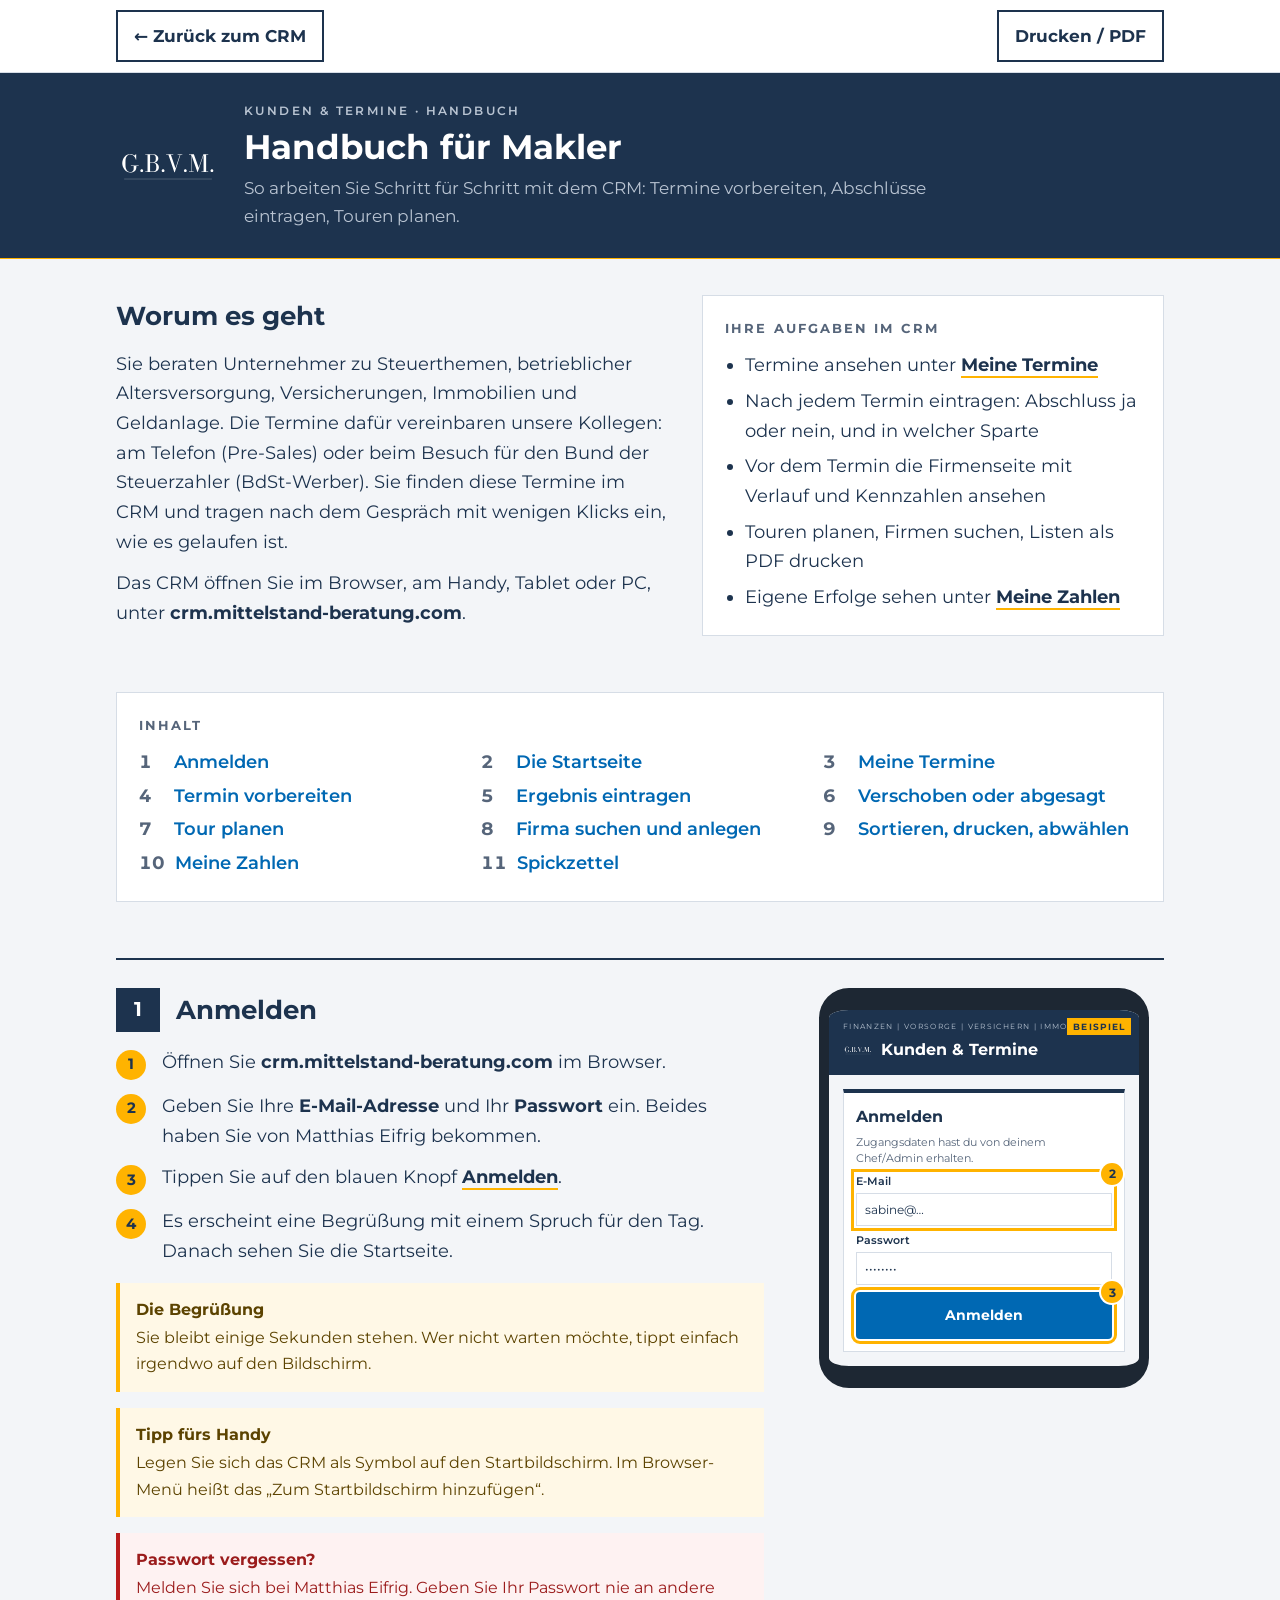
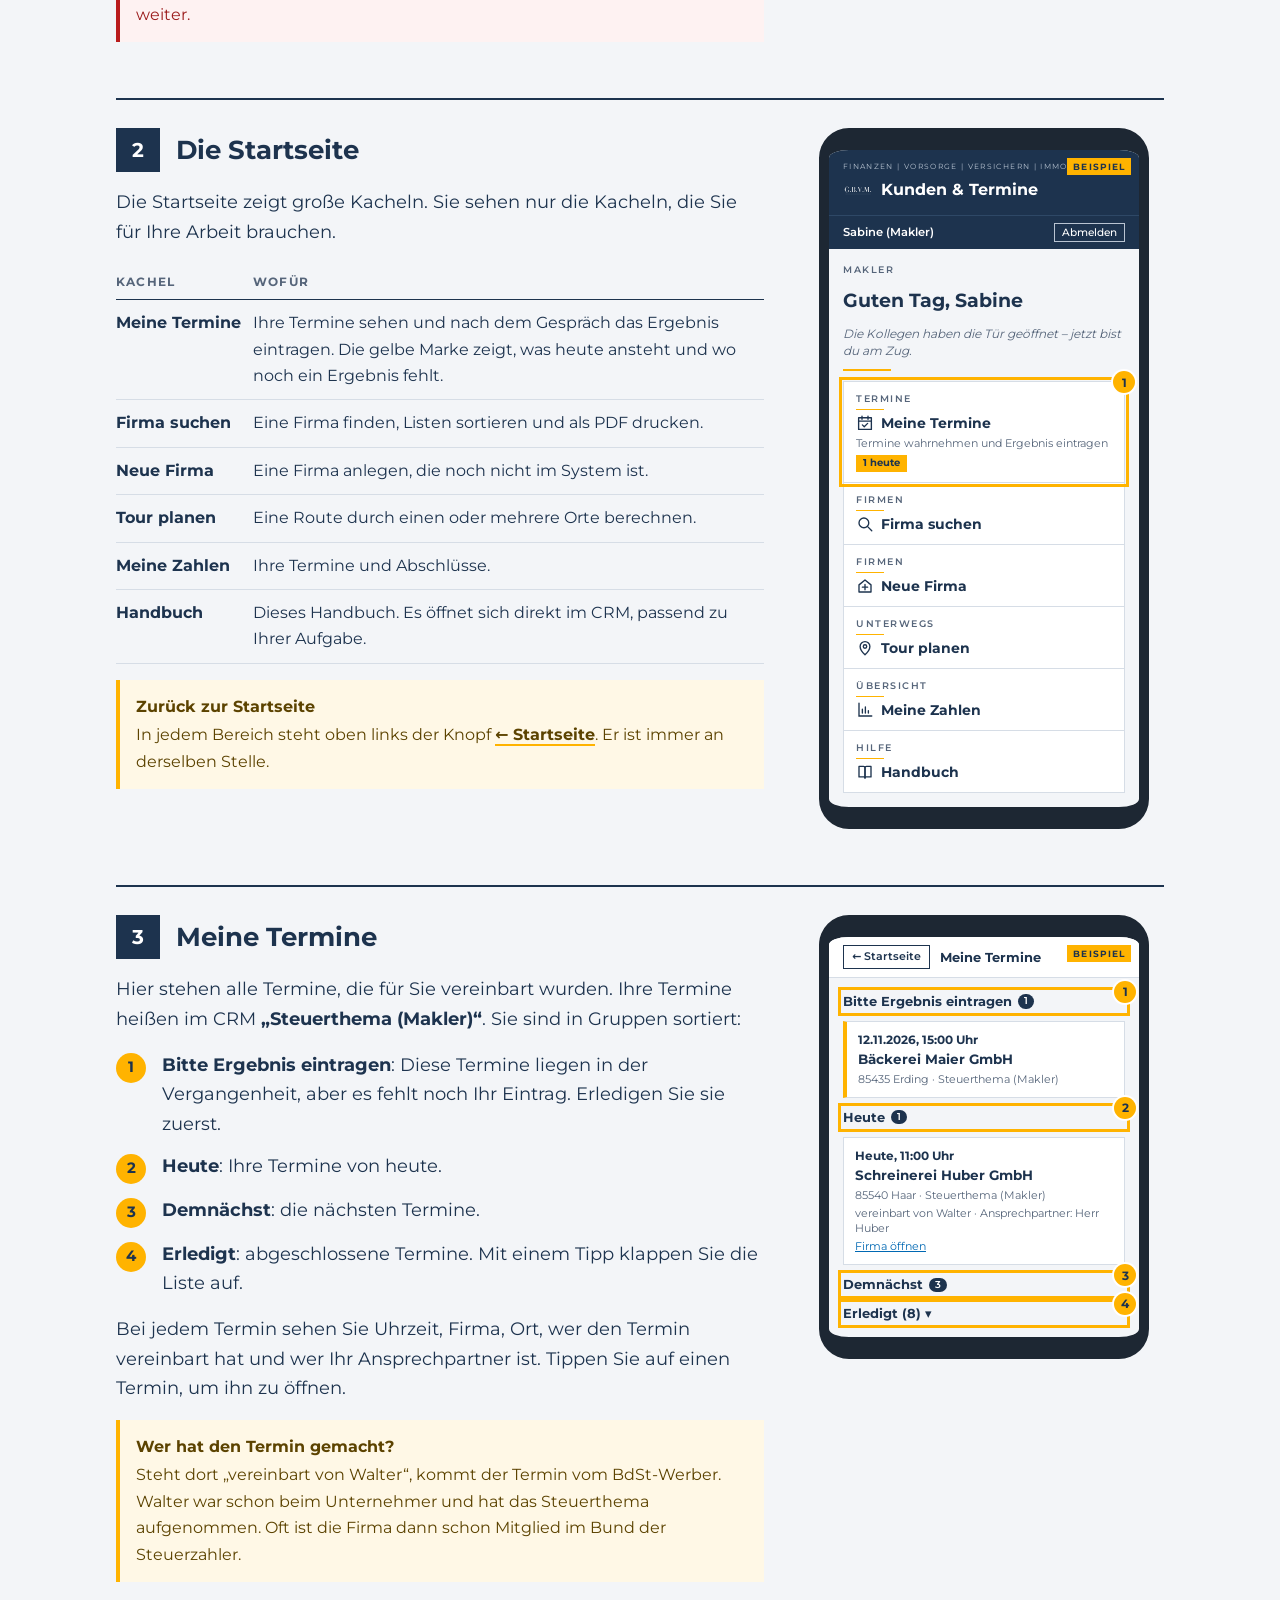
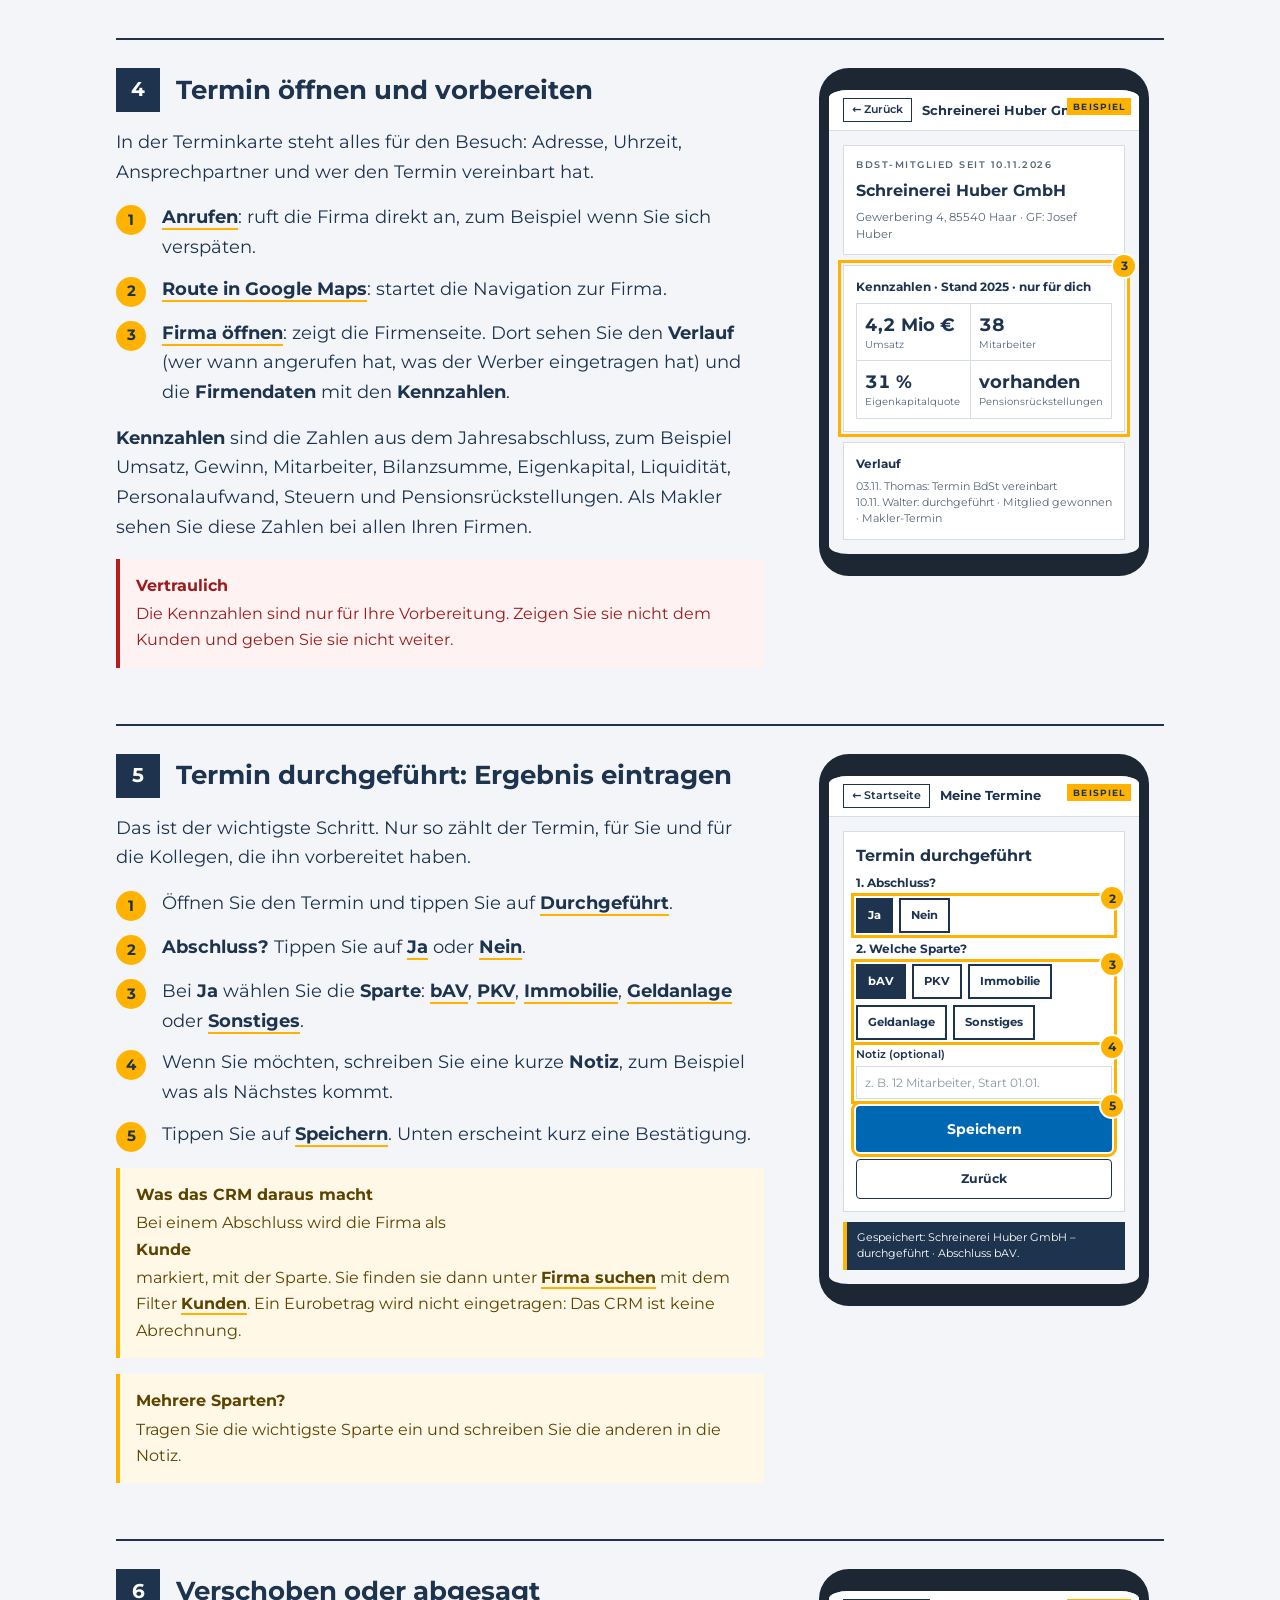
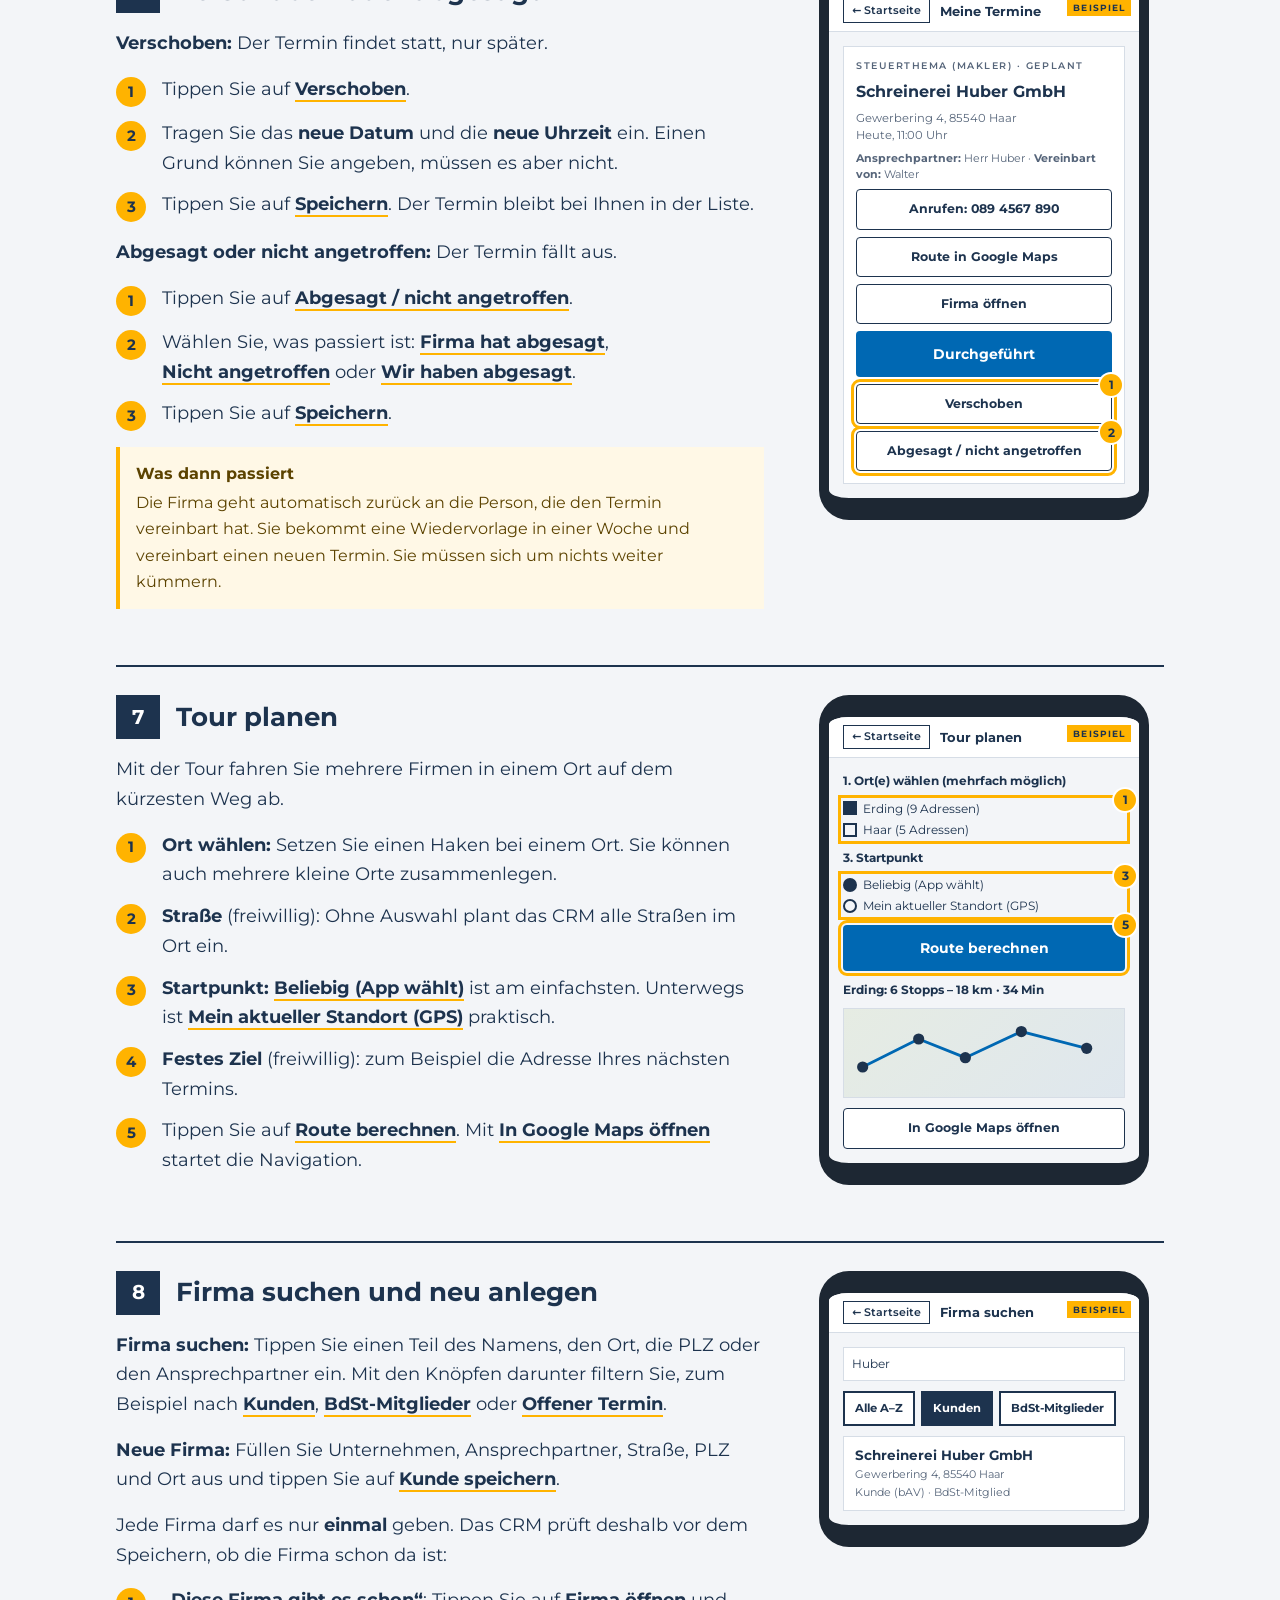
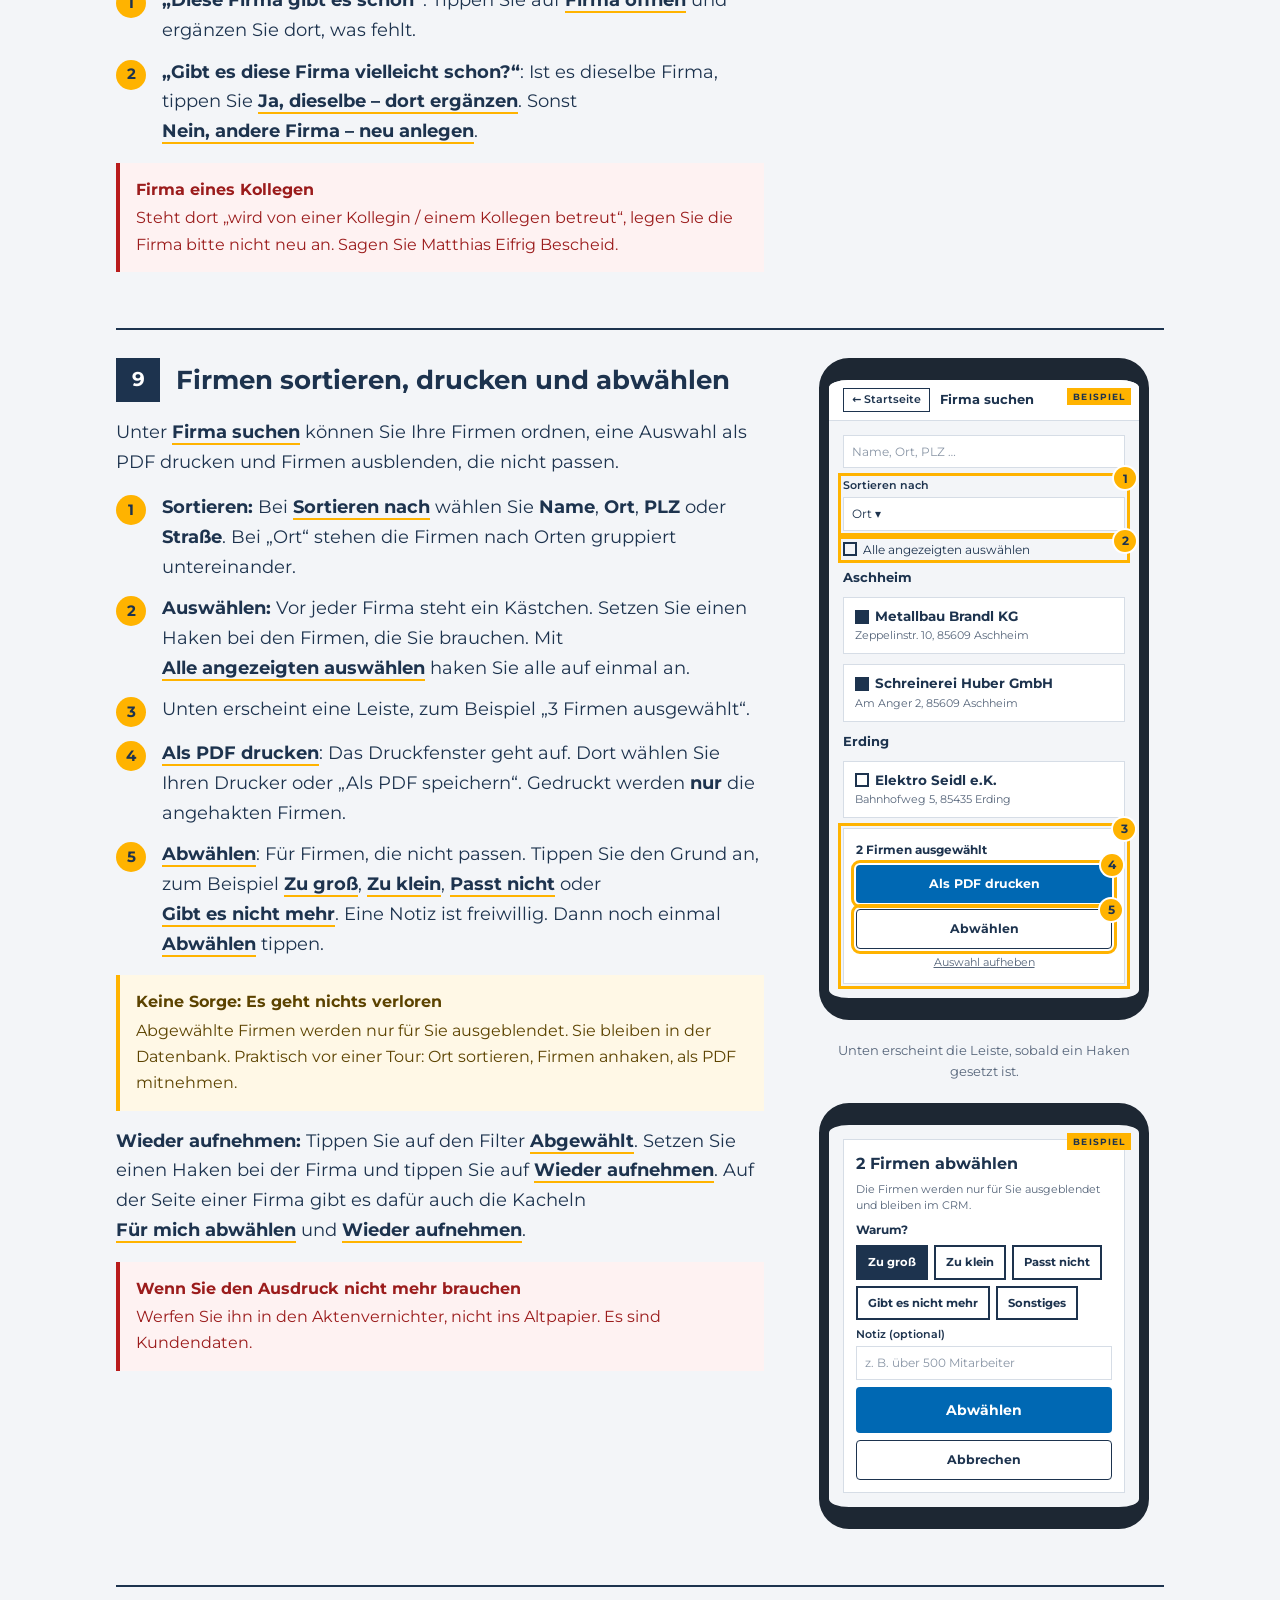
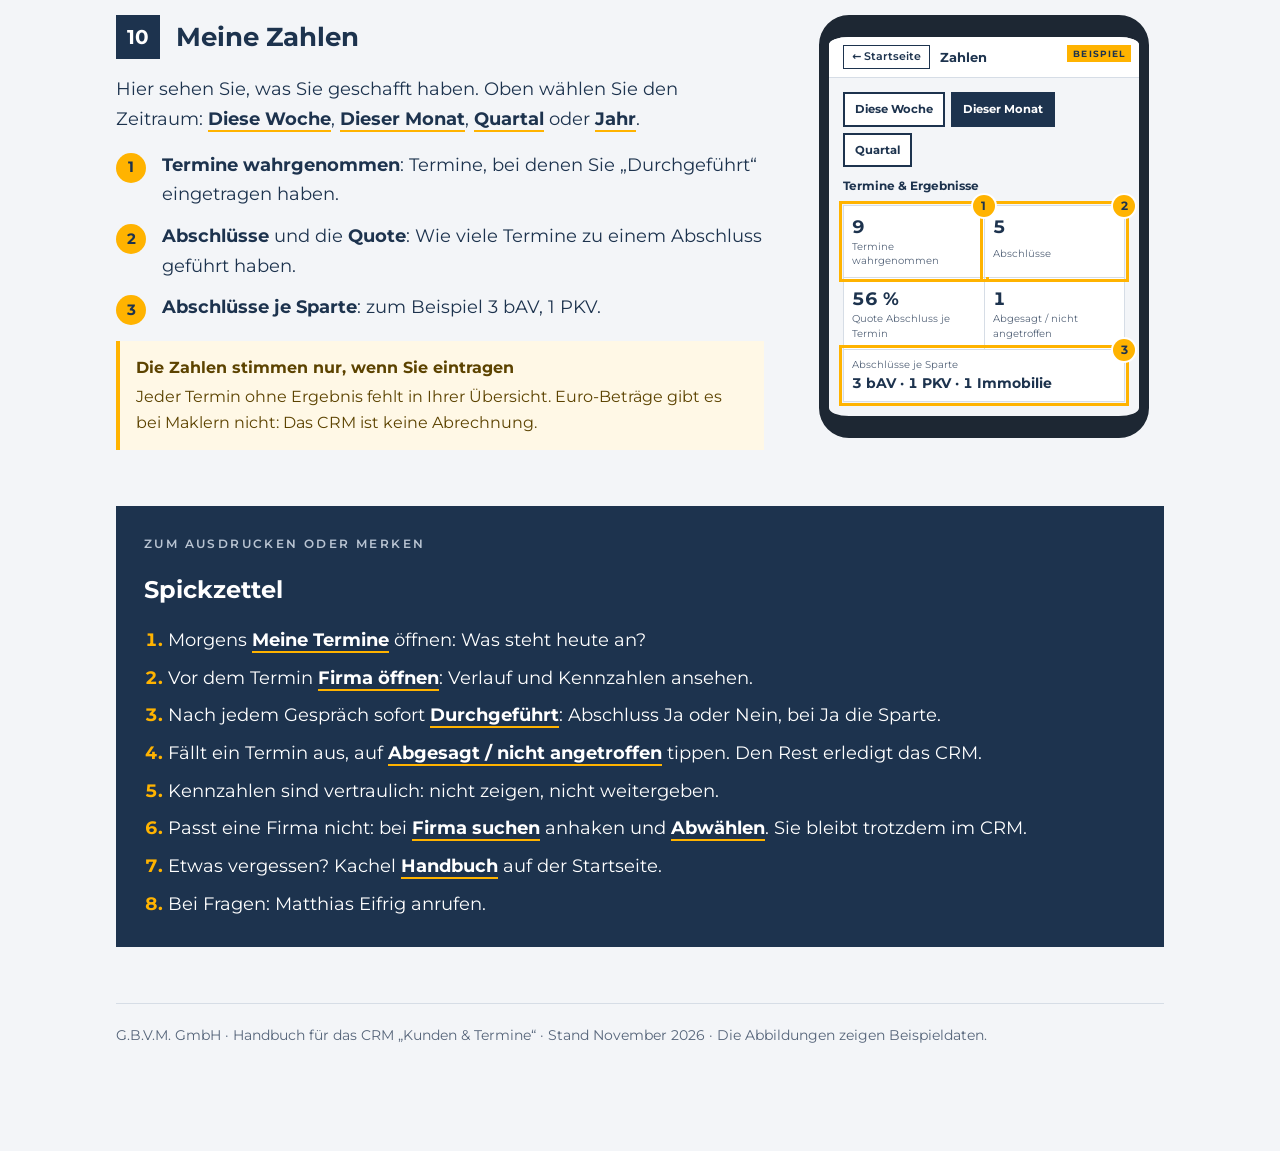
<file: handbuch/makler.html>
<!doctype html>
<html lang="de">
<head>
<meta charset="utf-8">
<meta name="viewport" content="width=device-width,initial-scale=1,viewport-fit=cover">
<meta name="robots" content="noindex,nofollow">
<title>Handbuch Makler</title>
<link rel="icon" href="../assets/gbvm-logo-nachtblau.svg">
<link rel="stylesheet" href="handbuch.css?v=20261120a">
</head>
<body>
<div class="backbar no-print"><div class="wrap"><a href="../">← Zurück zum CRM</a><button type="button" onclick="window.print()">Drucken / PDF</button></div></div>
<svg xmlns="http://www.w3.org/2000/svg" style="display:none" aria-hidden="true">
  <symbol id="i-phone" viewBox="0 0 24 24"><path fill="none" stroke="currentColor" stroke-width="1.8" stroke-linejoin="round" d="M5 3h4l2 5-2.5 1.5a11 11 0 0 0 6 6L16 13l5 2v4a2 2 0 0 1-2 2A17 17 0 0 1 3 5a2 2 0 0 1 2-2z"/></symbol>
  <symbol id="i-cal" viewBox="0 0 24 24"><g fill="none" stroke="currentColor" stroke-width="1.8" stroke-linecap="round" stroke-linejoin="round"><rect x="3.5" y="5" width="17" height="15.5"/><path d="M3.5 9.5h17M8 3v4M16 3v4M8.5 14.5l2.5 2.5 4.5-4.5"/></g></symbol>
  <symbol id="i-search" viewBox="0 0 24 24"><g fill="none" stroke="currentColor" stroke-width="1.8" stroke-linecap="round"><circle cx="10.5" cy="10.5" r="6.5"/><path d="M15.5 15.5 21 21"/></g></symbol>
  <symbol id="i-house" viewBox="0 0 24 24"><g fill="none" stroke="currentColor" stroke-width="1.8" stroke-linecap="round" stroke-linejoin="round"><path d="M4 10.5 12 4l8 6.5V20H4z"/><path d="M12 10v7M8.5 13.5h7"/></g></symbol>
  <symbol id="i-pin" viewBox="0 0 24 24"><g fill="none" stroke="currentColor" stroke-width="1.8" stroke-linejoin="round"><path d="M12 21s-6.5-6-6.5-11a6.5 6.5 0 0 1 13 0c0 5-6.5 11-6.5 11z"/><circle cx="12" cy="10" r="2.3"/></g></symbol>
  <symbol id="i-chart" viewBox="0 0 24 24"><g fill="none" stroke="currentColor" stroke-width="1.8" stroke-linecap="round"><path d="M4 3v17h17"/><path d="M8.5 16v-5M12.5 16V8M16.5 16v-3"/></g></symbol>
  <symbol id="i-book" viewBox="0 0 24 24"><g fill="none" stroke="currentColor" stroke-width="1.8" stroke-linecap="round" stroke-linejoin="round"><path d="M4 4.5h6a2 2 0 0 1 2 2V20a1.5 1.5 0 0 0-1.5-1.5H4z"/><path d="M20 4.5h-6a2 2 0 0 0-2 2V20a1.5 1.5 0 0 1 1.5-1.5H20z"/></g></symbol>
</svg>


<header class="mast">
  <div class="wrap">
    <img src="../assets/gbvm-logo-weiss.svg" alt="G.B.V.M. GmbH">
    <div class="mast-text">
      <span class="kennung">Kunden &amp; Termine · Handbuch</span>
      <h1>Handbuch für Makler</h1>
      <p>So arbeiten Sie Schritt für Schritt mit dem CRM: Termine vorbereiten, Abschlüsse eintragen, Touren planen.</p>
    </div>
  </div>
</header>

<main><div class="wrap">

<section class="intro">
  <div>
    <h2>Worum es geht</h2>
    <p>Sie beraten Unternehmer zu Steuerthemen, betrieblicher Altersversorgung, Versicherungen, Immobilien und Geldanlage. Die Termine dafür vereinbaren unsere Kollegen: am Telefon (Pre-Sales) oder beim Besuch für den Bund der Steuerzahler (BdSt-Werber). Sie finden diese Termine im CRM und tragen nach dem Gespräch mit wenigen Klicks ein, wie es gelaufen ist.</p>
    <p>Das CRM öffnen Sie im Browser, am Handy, Tablet oder PC, unter <b>crm.mittelstand-beratung.com</b>.</p>
  </div>
  <div class="role-card">
    <h3>Ihre Aufgaben im CRM</h3>
    <ul>
      <li>Termine ansehen unter <span class="ui">Meine Termine</span></li>
      <li>Nach jedem Termin eintragen: Abschluss ja oder nein, und in welcher Sparte</li>
      <li>Vor dem Termin die Firmenseite mit Verlauf und Kennzahlen ansehen</li>
      <li>Touren planen, Firmen suchen, Listen als PDF drucken</li>
      <li>Eigene Erfolge sehen unter <span class="ui">Meine Zahlen</span></li>
    </ul>
  </div>
</section>

<nav class="toc" aria-label="Inhalt">
  <h2>Inhalt</h2>
  <ol>
    <li><a href="#anmelden">Anmelden</a></li>
    <li><a href="#start">Die Startseite</a></li>
    <li><a href="#termine">Meine Termine</a></li>
    <li><a href="#vorbereiten">Termin vorbereiten</a></li>
    <li><a href="#ergebnis">Ergebnis eintragen</a></li>
    <li><a href="#verschoben">Verschoben oder abgesagt</a></li>
    <li><a href="#tour">Tour planen</a></li>
    <li><a href="#firma">Firma suchen und anlegen</a></li>
    <li><a href="#auswahl">Sortieren, drucken, abwählen</a></li>
    <li><a href="#zahlen">Meine Zahlen</a></li>
    <li><a href="#spick">Spickzettel</a></li>
  </ol>
</nav>

<!-- 1 Anmelden -->
<section class="chapter" id="anmelden">
  <div class="ch-text">
    <div class="ch-head"><span class="ch-num">1</span><h2>Anmelden</h2></div>
    <ol class="steps">
      <li><span>Öffnen Sie <b>crm.mittelstand-beratung.com</b> im Browser.</span></li>
      <li><span>Geben Sie Ihre <b>E-Mail-Adresse</b> und Ihr <b>Passwort</b> ein. Beides haben Sie von Matthias Eifrig bekommen.</span></li>
      <li><span>Tippen Sie auf den blauen Knopf <span class="ui">Anmelden</span>.</span></li>
      <li><span>Es erscheint eine Begrüßung mit einem Spruch für den Tag. Danach sehen Sie die Startseite.</span></li>
    </ol>
    <div class="tip"><b>Die Begrüßung</b>Sie bleibt einige Sekunden stehen. Wer nicht warten möchte, tippt einfach irgendwo auf den Bildschirm.</div>
    <div class="tip"><b>Tipp fürs Handy</b>Legen Sie sich das CRM als Symbol auf den Startbildschirm. Im Browser-Menü heißt das „Zum Startbildschirm hinzufügen“.</div>
    <div class="warn"><b>Passwort vergessen?</b>Melden Sie sich bei Matthias Eifrig. Geben Sie Ihr Passwort nie an andere weiter.</div>
  </div>
  <div class="shots">
    <div class="phone" role="img" aria-label="Anmeldeseite des CRM">
      <span class="sample">Beispiel</span>
      <div class="a-head"><span class="k">Finanzen | Vorsorge | Versichern | Immobilien</span><span class="t"><img src="../assets/gbvm-logo-weiss.svg" alt="">Kunden &amp; Termine</span></div>
      <div class="a-body">
        <div class="a-card" style="border-top:4px solid var(--a-navy)">
          <h4>Anmelden</h4>
          <span class="a-note">Zugangsdaten hast du von deinem Chef/Admin erhalten.</span>
          <div class="a-field hl" data-pin="2"><label>E-Mail</label><div class="a-input">sabine@…</div></div>
          <div class="a-field"><label>Passwort</label><div class="a-input">••••••••</div></div>
          <div class="a-btn big hl" data-pin="3">Anmelden</div>
        </div>
      </div>
    </div>
  </div>
</section>

<!-- 2 Startseite -->
<section class="chapter" id="start">
  <div class="ch-text">
    <div class="ch-head"><span class="ch-num">2</span><h2>Die Startseite</h2></div>
    <p>Die Startseite zeigt große Kacheln. Sie sehen nur die Kacheln, die Sie für Ihre Arbeit brauchen.</p>
    <div class="tbl"><table>
      <thead><tr><th>Kachel</th><th>Wofür</th></tr></thead>
      <tbody>
        <tr><td>Meine Termine</td><td>Ihre Termine sehen und nach dem Gespräch das Ergebnis eintragen. Die gelbe Marke zeigt, was heute ansteht und wo noch ein Ergebnis fehlt.</td></tr>
        <tr><td>Firma suchen</td><td>Eine Firma finden, Listen sortieren und als PDF drucken.</td></tr>
        <tr><td>Neue Firma</td><td>Eine Firma anlegen, die noch nicht im System ist.</td></tr>
        <tr><td>Tour planen</td><td>Eine Route durch einen oder mehrere Orte berechnen.</td></tr>
        <tr><td>Meine Zahlen</td><td>Ihre Termine und Abschlüsse.</td></tr>
        <tr><td>Handbuch</td><td>Dieses Handbuch. Es öffnet sich direkt im CRM, passend zu Ihrer Aufgabe.</td></tr>
      </tbody>
    </table></div>
    <div class="tip"><b>Zurück zur Startseite</b>In jedem Bereich steht oben links der Knopf <span class="ui">← Startseite</span>. Er ist immer an derselben Stelle.</div>
  </div>
  <div class="shots">
    <div class="phone" role="img" aria-label="Startseite mit Kacheln">
      <span class="sample">Beispiel</span>
      <div class="a-head"><span class="k">Finanzen | Vorsorge | Versichern | Immobilien</span><span class="t"><img src="../assets/gbvm-logo-weiss.svg" alt="">Kunden &amp; Termine</span></div>
      <div class="a-user"><span>Sabine (Makler)</span><span>Abmelden</span></div>
      <div class="a-body">
        <span class="a-eyebrow">Makler</span>
        <span class="a-hello">Guten Tag, Sabine</span>
        <span class="a-saying">Die Kollegen haben die Tür geöffnet – jetzt bist du am Zug.</span>
        <span class="a-rule"></span>
        <div class="a-tiles">
          <div class="a-tile hl" data-pin="1"><span class="a-eyebrow">Termine</span><span class="gl"></span><span class="tt"><svg><use href="#i-cal"/></svg>Meine Termine</span><span class="d">Termine wahrnehmen und Ergebnis eintragen</span><span class="a-badge">1 heute</span></div>
          <div class="a-tile"><span class="a-eyebrow">Firmen</span><span class="gl"></span><span class="tt"><svg><use href="#i-search"/></svg>Firma suchen</span></div>
          <div class="a-tile"><span class="a-eyebrow">Firmen</span><span class="gl"></span><span class="tt"><svg><use href="#i-house"/></svg>Neue Firma</span></div>
          <div class="a-tile"><span class="a-eyebrow">Unterwegs</span><span class="gl"></span><span class="tt"><svg><use href="#i-pin"/></svg>Tour planen</span></div>
          <div class="a-tile"><span class="a-eyebrow">Übersicht</span><span class="gl"></span><span class="tt"><svg><use href="#i-chart"/></svg>Meine Zahlen</span></div>
          <div class="a-tile"><span class="a-eyebrow">Hilfe</span><span class="gl"></span><span class="tt"><svg><use href="#i-book"/></svg>Handbuch</span></div>
        </div>
      </div>
    </div>
  </div>
</section>

<!-- 3 Meine Termine -->
<section class="chapter" id="termine">
  <div class="ch-text">
    <div class="ch-head"><span class="ch-num">3</span><h2>Meine Termine</h2></div>
    <p>Hier stehen alle Termine, die für Sie vereinbart wurden. Ihre Termine heißen im CRM <b>„Steuerthema (Makler)“</b>. Sie sind in Gruppen sortiert:</p>
    <ol class="steps">
      <li><span><b>Bitte Ergebnis eintragen</b>: Diese Termine liegen in der Vergangenheit, aber es fehlt noch Ihr Eintrag. Erledigen Sie sie zuerst.</span></li>
      <li><span><b>Heute</b>: Ihre Termine von heute.</span></li>
      <li><span><b>Demnächst</b>: die nächsten Termine.</span></li>
      <li><span><b>Erledigt</b>: abgeschlossene Termine. Mit einem Tipp klappen Sie die Liste auf.</span></li>
    </ol>
    <p>Bei jedem Termin sehen Sie Uhrzeit, Firma, Ort, wer den Termin vereinbart hat und wer Ihr Ansprechpartner ist. Tippen Sie auf einen Termin, um ihn zu öffnen.</p>
    <div class="tip"><b>Wer hat den Termin gemacht?</b>Steht dort „vereinbart von Walter“, kommt der Termin vom BdSt-Werber. Walter war schon beim Unternehmer und hat das Steuerthema aufgenommen. Oft ist die Firma dann schon Mitglied im Bund der Steuerzahler.</div>
  </div>
  <div class="shots">
    <div class="phone" role="img" aria-label="Liste Meine Termine">
      <span class="sample">Beispiel</span>
      <div class="a-bar"><span>← Startseite</span><span>Meine Termine</span></div>
      <div class="a-body">
        <span class="a-group hl" data-pin="1">Bitte Ergebnis eintragen <span class="a-pill">1</span></span>
        <div class="a-item late"><span class="w">12.11.2026, 15:00 Uhr</span><span class="n">Bäckerei Maier GmbH</span><span class="m">85435 Erding · Steuerthema (Makler)</span></div>
        <span class="a-group hl" data-pin="2">Heute <span class="a-pill">1</span></span>
        <div class="a-item"><span class="w">Heute, 11:00 Uhr</span><span class="n">Schreinerei Huber GmbH</span><span class="m">85540 Haar · Steuerthema (Makler)</span><span class="m">vereinbart von Walter · Ansprechpartner: Herr Huber</span><span class="l">Firma öffnen</span></div>
        <span class="a-group hl" data-pin="3">Demnächst <span class="a-pill">3</span></span>
        <span class="a-group hl" data-pin="4">Erledigt (8) ▾</span>
      </div>
    </div>
  </div>
</section>

<!-- 4 Termin vorbereiten -->
<section class="chapter" id="vorbereiten">
  <div class="ch-text">
    <div class="ch-head"><span class="ch-num">4</span><h2>Termin öffnen und vorbereiten</h2></div>
    <p>In der Terminkarte steht alles für den Besuch: Adresse, Uhrzeit, Ansprechpartner und wer den Termin vereinbart hat.</p>
    <ol class="steps">
      <li><span><span class="ui">Anrufen</span>: ruft die Firma direkt an, zum Beispiel wenn Sie sich verspäten.</span></li>
      <li><span><span class="ui">Route in Google Maps</span>: startet die Navigation zur Firma.</span></li>
      <li><span><span class="ui">Firma öffnen</span>: zeigt die Firmenseite. Dort sehen Sie den <b>Verlauf</b> (wer wann angerufen hat, was der Werber eingetragen hat) und die <b>Firmendaten</b> mit den <b>Kennzahlen</b>.</span></li>
    </ol>
    <p><b>Kennzahlen</b> sind die Zahlen aus dem Jahresabschluss, zum Beispiel Umsatz, Gewinn, Mitarbeiter, Bilanzsumme, Eigenkapital, Liquidität, Personalaufwand, Steuern und Pensionsrückstellungen. Als Makler sehen Sie diese Zahlen bei allen Ihren Firmen.</p>
    <div class="warn"><b>Vertraulich</b>Die Kennzahlen sind nur für Ihre Vorbereitung. Zeigen Sie sie nicht dem Kunden und geben Sie sie nicht weiter.</div>
  </div>
  <div class="shots">
    <div class="phone" role="img" aria-label="Firmenseite mit Kennzahlen">
      <span class="sample">Beispiel</span>
      <div class="a-bar"><span>← Zurück</span><span>Schreinerei Huber GmbH</span></div>
      <div class="a-body">
        <div class="a-card">
          <span class="a-eyebrow">BdSt-Mitglied seit 10.11.2026</span>
          <h4>Schreinerei Huber GmbH</h4>
          <span class="addr">Gewerbering 4, 85540 Haar · GF: Josef Huber</span>
        </div>
        <div class="a-card hl" data-pin="3">
          <span class="a-step">Kennzahlen · Stand 2025 · nur für dich</span>
          <div class="a-ztiles">
            <div><b>4,2 Mio €</b><span>Umsatz</span></div>
            <div><b>38</b><span>Mitarbeiter</span></div>
            <div><b>31 %</b><span>Eigenkapitalquote</span></div>
            <div><b>vorhanden</b><span>Pensionsrückstellungen</span></div>
          </div>
        </div>
        <div class="a-card">
          <span class="a-step">Verlauf</span>
          <span class="a-note">03.11. Thomas: Termin BdSt vereinbart<br>10.11. Walter: durchgeführt · Mitglied gewonnen · Makler-Termin</span>
        </div>
      </div>
    </div>
  </div>
</section>

<!-- 5 Ergebnis -->
<section class="chapter" id="ergebnis">
  <div class="ch-text">
    <div class="ch-head"><span class="ch-num">5</span><h2>Termin durchgeführt: Ergebnis eintragen</h2></div>
    <p>Das ist der wichtigste Schritt. Nur so zählt der Termin, für Sie und für die Kollegen, die ihn vorbereitet haben.</p>
    <ol class="steps">
      <li><span>Öffnen Sie den Termin und tippen Sie auf <span class="ui">Durchgeführt</span>.</span></li>
      <li><span><b>Abschluss?</b> Tippen Sie auf <span class="ui">Ja</span> oder <span class="ui">Nein</span>.</span></li>
      <li><span>Bei <b>Ja</b> wählen Sie die <b>Sparte</b>: <span class="ui">bAV</span>, <span class="ui">PKV</span>, <span class="ui">Immobilie</span>, <span class="ui">Geldanlage</span> oder <span class="ui">Sonstiges</span>.</span></li>
      <li><span>Wenn Sie möchten, schreiben Sie eine kurze <b>Notiz</b>, zum Beispiel was als Nächstes kommt.</span></li>
      <li><span>Tippen Sie auf <span class="ui">Speichern</span>. Unten erscheint kurz eine Bestätigung.</span></li>
    </ol>
    <div class="tip"><b>Was das CRM daraus macht</b>Bei einem Abschluss wird die Firma als <b>Kunde</b> markiert, mit der Sparte. Sie finden sie dann unter <span class="ui">Firma suchen</span> mit dem Filter <span class="ui">Kunden</span>. Ein Eurobetrag wird nicht eingetragen: Das CRM ist keine Abrechnung.</div>
    <div class="tip"><b>Mehrere Sparten?</b>Tragen Sie die wichtigste Sparte ein und schreiben Sie die anderen in die Notiz.</div>
  </div>
  <div class="shots">
    <div class="phone" role="img" aria-label="Formular Termin durchgeführt mit Sparte">
      <span class="sample">Beispiel</span>
      <div class="a-bar"><span>← Startseite</span><span>Meine Termine</span></div>
      <div class="a-body">
        <div class="a-card">
          <h4>Termin durchgeführt</h4>
          <span class="a-step">1. Abschluss?</span>
          <div class="a-choice hl" data-pin="2"><span class="on">Ja</span><span>Nein</span></div>
          <span class="a-step">2. Welche Sparte?</span>
          <div class="a-choice hl" data-pin="3"><span class="on">bAV</span><span>PKV</span><span>Immobilie</span><span>Geldanlage</span><span>Sonstiges</span></div>
          <div class="a-field hl" data-pin="4"><label>Notiz (optional)</label><div class="a-input ph">z. B. 12 Mitarbeiter, Start 01.01.</div></div>
          <div class="a-btn big hl" data-pin="5">Speichern</div>
          <div class="a-btn sec">Zurück</div>
        </div>
        <div class="a-toast">Gespeichert: Schreinerei Huber GmbH – durchgeführt · Abschluss bAV.</div>
      </div>
    </div>
  </div>
</section>

<!-- 6 Verschoben / abgesagt -->
<section class="chapter" id="verschoben">
  <div class="ch-text">
    <div class="ch-head"><span class="ch-num">6</span><h2>Verschoben oder abgesagt</h2></div>
    <p><b>Verschoben:</b> Der Termin findet statt, nur später.</p>
    <ol class="steps">
      <li><span>Tippen Sie auf <span class="ui">Verschoben</span>.</span></li>
      <li><span>Tragen Sie das <b>neue Datum</b> und die <b>neue Uhrzeit</b> ein. Einen Grund können Sie angeben, müssen es aber nicht.</span></li>
      <li><span>Tippen Sie auf <span class="ui">Speichern</span>. Der Termin bleibt bei Ihnen in der Liste.</span></li>
    </ol>
    <p><b>Abgesagt oder nicht angetroffen:</b> Der Termin fällt aus.</p>
    <ol class="steps">
      <li><span>Tippen Sie auf <span class="ui">Abgesagt / nicht angetroffen</span>.</span></li>
      <li><span>Wählen Sie, was passiert ist: <span class="ui">Firma hat abgesagt</span>, <span class="ui">Nicht angetroffen</span> oder <span class="ui">Wir haben abgesagt</span>.</span></li>
      <li><span>Tippen Sie auf <span class="ui">Speichern</span>.</span></li>
    </ol>
    <div class="tip"><b>Was dann passiert</b>Die Firma geht automatisch zurück an die Person, die den Termin vereinbart hat. Sie bekommt eine Wiedervorlage in einer Woche und vereinbart einen neuen Termin. Sie müssen sich um nichts weiter kümmern.</div>
  </div>
  <div class="shots">
    <div class="phone" role="img" aria-label="Terminkarte mit den drei Knöpfen">
      <span class="sample">Beispiel</span>
      <div class="a-bar"><span>← Startseite</span><span>Meine Termine</span></div>
      <div class="a-body">
        <div class="a-card">
          <span class="a-eyebrow">Steuerthema (Makler) · geplant</span>
          <h4>Schreinerei Huber GmbH</h4>
          <span class="addr">Gewerbering 4, 85540 Haar<br>Heute, 11:00 Uhr</span>
          <span class="a-note"><b>Ansprechpartner:</b> Herr Huber · <b>Vereinbart von:</b> Walter</span>
          <div class="a-btn sec">Anrufen: 089 4567 890</div>
          <div class="a-btn sec">Route in Google Maps</div>
          <div class="a-btn sec">Firma öffnen</div>
          <div class="a-btn big">Durchgeführt</div>
          <div class="a-btn sec hl" data-pin="1">Verschoben</div>
          <div class="a-btn sec hl" data-pin="2">Abgesagt / nicht angetroffen</div>
        </div>
      </div>
    </div>
  </div>
</section>

<!-- 7 Tour -->
<section class="chapter" id="tour">
  <div class="ch-text">
    <div class="ch-head"><span class="ch-num">7</span><h2>Tour planen</h2></div>
    <p>Mit der Tour fahren Sie mehrere Firmen in einem Ort auf dem kürzesten Weg ab.</p>
    <ol class="steps">
      <li><span><b>Ort wählen:</b> Setzen Sie einen Haken bei einem Ort. Sie können auch mehrere kleine Orte zusammenlegen.</span></li>
      <li><span><b>Straße</b> (freiwillig): Ohne Auswahl plant das CRM alle Straßen im Ort ein.</span></li>
      <li><span><b>Startpunkt:</b> <span class="ui">Beliebig (App wählt)</span> ist am einfachsten. Unterwegs ist <span class="ui">Mein aktueller Standort (GPS)</span> praktisch.</span></li>
      <li><span><b>Festes Ziel</b> (freiwillig): zum Beispiel die Adresse Ihres nächsten Termins.</span></li>
      <li><span>Tippen Sie auf <span class="ui">Route berechnen</span>. Mit <span class="ui">In Google Maps öffnen</span> startet die Navigation.</span></li>
    </ol>
  </div>
  <div class="shots">
    <div class="phone" role="img" aria-label="Tour planen">
      <span class="sample">Beispiel</span>
      <div class="a-bar"><span>← Startseite</span><span>Tour planen</span></div>
      <div class="a-body">
        <span class="a-step">1. Ort(e) wählen (mehrfach möglich)</span>
        <div class="hl" data-pin="1" style="display:grid;gap:4px"><span class="a-check"><i class="on"></i>Erding (9 Adressen)</span><span class="a-check"><i></i>Haar (5 Adressen)</span></div>
        <span class="a-step">3. Startpunkt</span>
        <div class="hl" data-pin="3" style="display:grid;gap:4px"><span class="a-check a-radio"><i class="on"></i>Beliebig (App wählt)</span><span class="a-check a-radio"><i></i>Mein aktueller Standort (GPS)</span></div>
        <div class="a-btn big hl" data-pin="5">Route berechnen</div>
        <span class="a-step">Erding: 6 Stopps – 18 km · 34 Min</span>
        <div class="a-route"><svg viewBox="0 0 300 90" aria-hidden="true"><polyline points="20,60 80,30 130,50 190,22 260,40" fill="none" stroke="#0068b3" stroke-width="3"/><g fill="#1d334e"><circle cx="20" cy="60" r="6"/><circle cx="80" cy="30" r="6"/><circle cx="130" cy="50" r="6"/><circle cx="190" cy="22" r="6"/><circle cx="260" cy="40" r="6"/></g></svg></div>
        <div class="a-btn sec">In Google Maps öffnen</div>
      </div>
    </div>
  </div>
</section>

<!-- 8 Firma -->
<section class="chapter" id="firma">
  <div class="ch-text">
    <div class="ch-head"><span class="ch-num">8</span><h2>Firma suchen und neu anlegen</h2></div>
    <p><b>Firma suchen:</b> Tippen Sie einen Teil des Namens, den Ort, die PLZ oder den Ansprechpartner ein. Mit den Knöpfen darunter filtern Sie, zum Beispiel nach <span class="ui">Kunden</span>, <span class="ui">BdSt-Mitglieder</span> oder <span class="ui">Offener Termin</span>.</p>
    <p><b>Neue Firma:</b> Füllen Sie Unternehmen, Ansprechpartner, Straße, PLZ und Ort aus und tippen Sie auf <span class="ui">Kunde speichern</span>.</p>
    <p>Jede Firma darf es nur <b>einmal</b> geben. Das CRM prüft deshalb vor dem Speichern, ob die Firma schon da ist:</p>
    <ol class="steps">
      <li><span><b>„Diese Firma gibt es schon“</b>: Tippen Sie auf <span class="ui">Firma öffnen</span> und ergänzen Sie dort, was fehlt.</span></li>
      <li><span><b>„Gibt es diese Firma vielleicht schon?“</b>: Ist es dieselbe Firma, tippen Sie <span class="ui">Ja, dieselbe – dort ergänzen</span>. Sonst <span class="ui">Nein, andere Firma – neu anlegen</span>.</span></li>
    </ol>
    <div class="warn"><b>Firma eines Kollegen</b>Steht dort „wird von einer Kollegin / einem Kollegen betreut“, legen Sie die Firma bitte nicht neu an. Sagen Sie Matthias Eifrig Bescheid.</div>
  </div>
  <div class="shots">
    <div class="phone" role="img" aria-label="Firma suchen mit Filter Kunden">
      <span class="sample">Beispiel</span>
      <div class="a-bar"><span>← Startseite</span><span>Firma suchen</span></div>
      <div class="a-body">
        <div class="a-input">Huber</div>
        <div class="a-choice"><span>Alle A–Z</span><span class="on">Kunden</span><span>BdSt-Mitglieder</span></div>
        <div class="a-item"><span class="n">Schreinerei Huber GmbH</span><span class="m">Gewerbering 4, 85540 Haar</span><span class="m">Kunde (bAV) · BdSt-Mitglied</span></div>
      </div>
    </div>
  </div>
</section>

<!-- 9 Auswahl -->
<section class="chapter" id="auswahl">
  <div class="ch-text">
    <div class="ch-head"><span class="ch-num">9</span><h2>Firmen sortieren, drucken und abwählen</h2></div>
    <p>Unter <span class="ui">Firma suchen</span> können Sie Ihre Firmen ordnen, eine Auswahl als PDF drucken und Firmen ausblenden, die nicht passen.</p>
    <ol class="steps">
      <li><span><b>Sortieren:</b> Bei <span class="ui">Sortieren nach</span> wählen Sie <b>Name</b>, <b>Ort</b>, <b>PLZ</b> oder <b>Straße</b>. Bei „Ort“ stehen die Firmen nach Orten gruppiert untereinander.</span></li>
      <li><span><b>Auswählen:</b> Vor jeder Firma steht ein Kästchen. Setzen Sie einen Haken bei den Firmen, die Sie brauchen. Mit <span class="ui">Alle angezeigten auswählen</span> haken Sie alle auf einmal an.</span></li>
      <li><span>Unten erscheint eine Leiste, zum Beispiel „3 Firmen ausgewählt“.</span></li>
      <li><span><span class="ui">Als PDF drucken</span>: Das Druckfenster geht auf. Dort wählen Sie Ihren Drucker oder „Als PDF speichern“. Gedruckt werden <b>nur</b> die angehakten Firmen.</span></li>
      <li><span><span class="ui">Abwählen</span>: Für Firmen, die nicht passen. Tippen Sie den Grund an, zum Beispiel <span class="ui">Zu groß</span>, <span class="ui">Zu klein</span>, <span class="ui">Passt nicht</span> oder <span class="ui">Gibt es nicht mehr</span>. Eine Notiz ist freiwillig. Dann noch einmal <span class="ui">Abwählen</span> tippen.</span></li>
    </ol>
    <div class="tip"><b>Keine Sorge: Es geht nichts verloren</b>Abgewählte Firmen werden nur für Sie ausgeblendet. Sie bleiben in der Datenbank. Praktisch vor einer Tour: Ort sortieren, Firmen anhaken, als PDF mitnehmen.</div>
    <p><b>Wieder aufnehmen:</b> Tippen Sie auf den Filter <span class="ui">Abgewählt</span>. Setzen Sie einen Haken bei der Firma und tippen Sie auf <span class="ui">Wieder aufnehmen</span>. Auf der Seite einer Firma gibt es dafür auch die Kacheln <span class="ui">Für mich abwählen</span> und <span class="ui">Wieder aufnehmen</span>.</p>
    <div class="warn"><b>Wenn Sie den Ausdruck nicht mehr brauchen</b>Werfen Sie ihn in den Aktenvernichter, nicht ins Altpapier. Es sind Kundendaten.</div>
  </div>
  <div class="shots">
    <div class="phone" role="img" aria-label="Firma suchen mit Sortierung, Auswahl und Leiste unten">
      <span class="sample">Beispiel</span>
      <div class="a-bar"><span>← Startseite</span><span>Firma suchen</span></div>
      <div class="a-body">
        <div class="a-input ph">Name, Ort, PLZ …</div>
        <div class="a-field hl" data-pin="1"><label>Sortieren nach</label><div class="a-input">Ort ▾</div></div>
        <span class="a-check hl" data-pin="2"><i></i>Alle angezeigten auswählen</span>
        <span class="a-group">Aschheim</span>
        <div class="a-item"><span class="a-check"><i class="on"></i><span class="n">Metallbau Brandl KG</span></span><span class="m">Zeppelinstr. 10, 85609 Aschheim</span></div>
        <div class="a-item"><span class="a-check"><i class="on"></i><span class="n">Schreinerei Huber GmbH</span></span><span class="m">Am Anger 2, 85609 Aschheim</span></div>
        <span class="a-group">Erding</span>
        <div class="a-item"><span class="a-check"><i></i><span class="n">Elektro Seidl e.K.</span></span><span class="m">Bahnhofweg 5, 85435 Erding</span></div>
        <div class="a-card hl" data-pin="3" style="gap:6px">
          <span class="a-step">2 Firmen ausgewählt</span>
          <div class="a-btn hl" data-pin="4">Als PDF drucken</div>
          <div class="a-btn sec hl" data-pin="5">Abwählen</div>
          <span class="a-note" style="text-align:center;text-decoration:underline">Auswahl aufheben</span>
        </div>
      </div>
    </div>
    <p class="caption">Unten erscheint die Leiste, sobald ein Haken gesetzt ist.</p>
    <div class="phone" role="img" aria-label="Fenster Firmen abwählen mit Gründen">
      <span class="sample">Beispiel</span>
      <div class="a-body">
        <div class="a-card">
          <h4>2 Firmen abwählen</h4>
          <span class="a-note">Die Firmen werden nur für Sie ausgeblendet und bleiben im CRM.</span>
          <span class="a-step">Warum?</span>
          <div class="a-choice"><span class="on">Zu groß</span><span>Zu klein</span><span>Passt nicht</span><span>Gibt es nicht mehr</span><span>Sonstiges</span></div>
          <div class="a-field"><label>Notiz (optional)</label><div class="a-input ph">z. B. über 500 Mitarbeiter</div></div>
          <div class="a-btn big">Abwählen</div>
          <div class="a-btn sec">Abbrechen</div>
        </div>
      </div>
    </div>
  </div>
</section>


<!-- 10 Zahlen -->
<section class="chapter" id="zahlen">
  <div class="ch-text">
    <div class="ch-head"><span class="ch-num">10</span><h2>Meine Zahlen</h2></div>
    <p>Hier sehen Sie, was Sie geschafft haben. Oben wählen Sie den Zeitraum: <span class="ui">Diese Woche</span>, <span class="ui">Dieser Monat</span>, <span class="ui">Quartal</span> oder <span class="ui">Jahr</span>.</p>
    <ol class="steps">
      <li><span><b>Termine wahrgenommen</b>: Termine, bei denen Sie „Durchgeführt“ eingetragen haben.</span></li>
      <li><span><b>Abschlüsse</b> und die <b>Quote</b>: Wie viele Termine zu einem Abschluss geführt haben.</span></li>
      <li><span><b>Abschlüsse je Sparte</b>: zum Beispiel 3 bAV, 1 PKV.</span></li>
    </ol>
    <div class="tip"><b>Die Zahlen stimmen nur, wenn Sie eintragen</b>Jeder Termin ohne Ergebnis fehlt in Ihrer Übersicht. Euro-Beträge gibt es bei Maklern nicht: Das CRM ist keine Abrechnung.</div>
  </div>
  <div class="shots">
    <div class="phone" role="img" aria-label="Meine Zahlen">
      <span class="sample">Beispiel</span>
      <div class="a-bar"><span>← Startseite</span><span>Zahlen</span></div>
      <div class="a-body">
        <div class="a-choice"><span>Diese Woche</span><span class="on">Dieser Monat</span><span>Quartal</span></div>
        <span class="a-step">Termine &amp; Ergebnisse</span>
        <div class="a-ztiles">
          <div class="hl" data-pin="1"><b>9</b><span>Termine wahrgenommen</span></div>
          <div class="hl" data-pin="2"><b>5</b><span>Abschlüsse</span></div>
          <div><b>56 %</b><span>Quote Abschluss je Termin</span></div>
          <div><b>1</b><span>Abgesagt / nicht angetroffen</span></div>
          <div class="wide hl" data-pin="3"><span>Abschlüsse je Sparte</span><b style="font-size:14px">3 bAV · 1 PKV · 1 Immobilie</b></div>
        </div>
      </div>
    </div>
  </div>
</section>

<!-- Spickzettel -->
<section class="cheat" id="spick">
  <span class="kennung">Zum Ausdrucken oder Merken</span>
  <h2>Spickzettel</h2>
  <ol>
    <li>Morgens <span class="ui">Meine Termine</span> öffnen: Was steht heute an?</li>
    <li>Vor dem Termin <span class="ui">Firma öffnen</span>: Verlauf und Kennzahlen ansehen.</li>
    <li>Nach jedem Gespräch sofort <span class="ui">Durchgeführt</span>: Abschluss Ja oder Nein, bei Ja die Sparte.</li>
    <li>Fällt ein Termin aus, auf <span class="ui">Abgesagt / nicht angetroffen</span> tippen. Den Rest erledigt das CRM.</li>
    <li>Kennzahlen sind vertraulich: nicht zeigen, nicht weitergeben.</li>
    <li>Passt eine Firma nicht: bei <span class="ui">Firma suchen</span> anhaken und <span class="ui">Abwählen</span>. Sie bleibt trotzdem im CRM.</li>
    <li>Etwas vergessen? Kachel <span class="ui">Handbuch</span> auf der Startseite.</li>
    <li>Bei Fragen: Matthias Eifrig anrufen.</li>
  </ol>
</section>

<footer class="foot">G.B.V.M. GmbH · Handbuch für das CRM „Kunden &amp; Termine“ · Stand November 2026 · Die Abbildungen zeigen Beispieldaten.</footer>

</div></main>

</body>
</html>
</file>
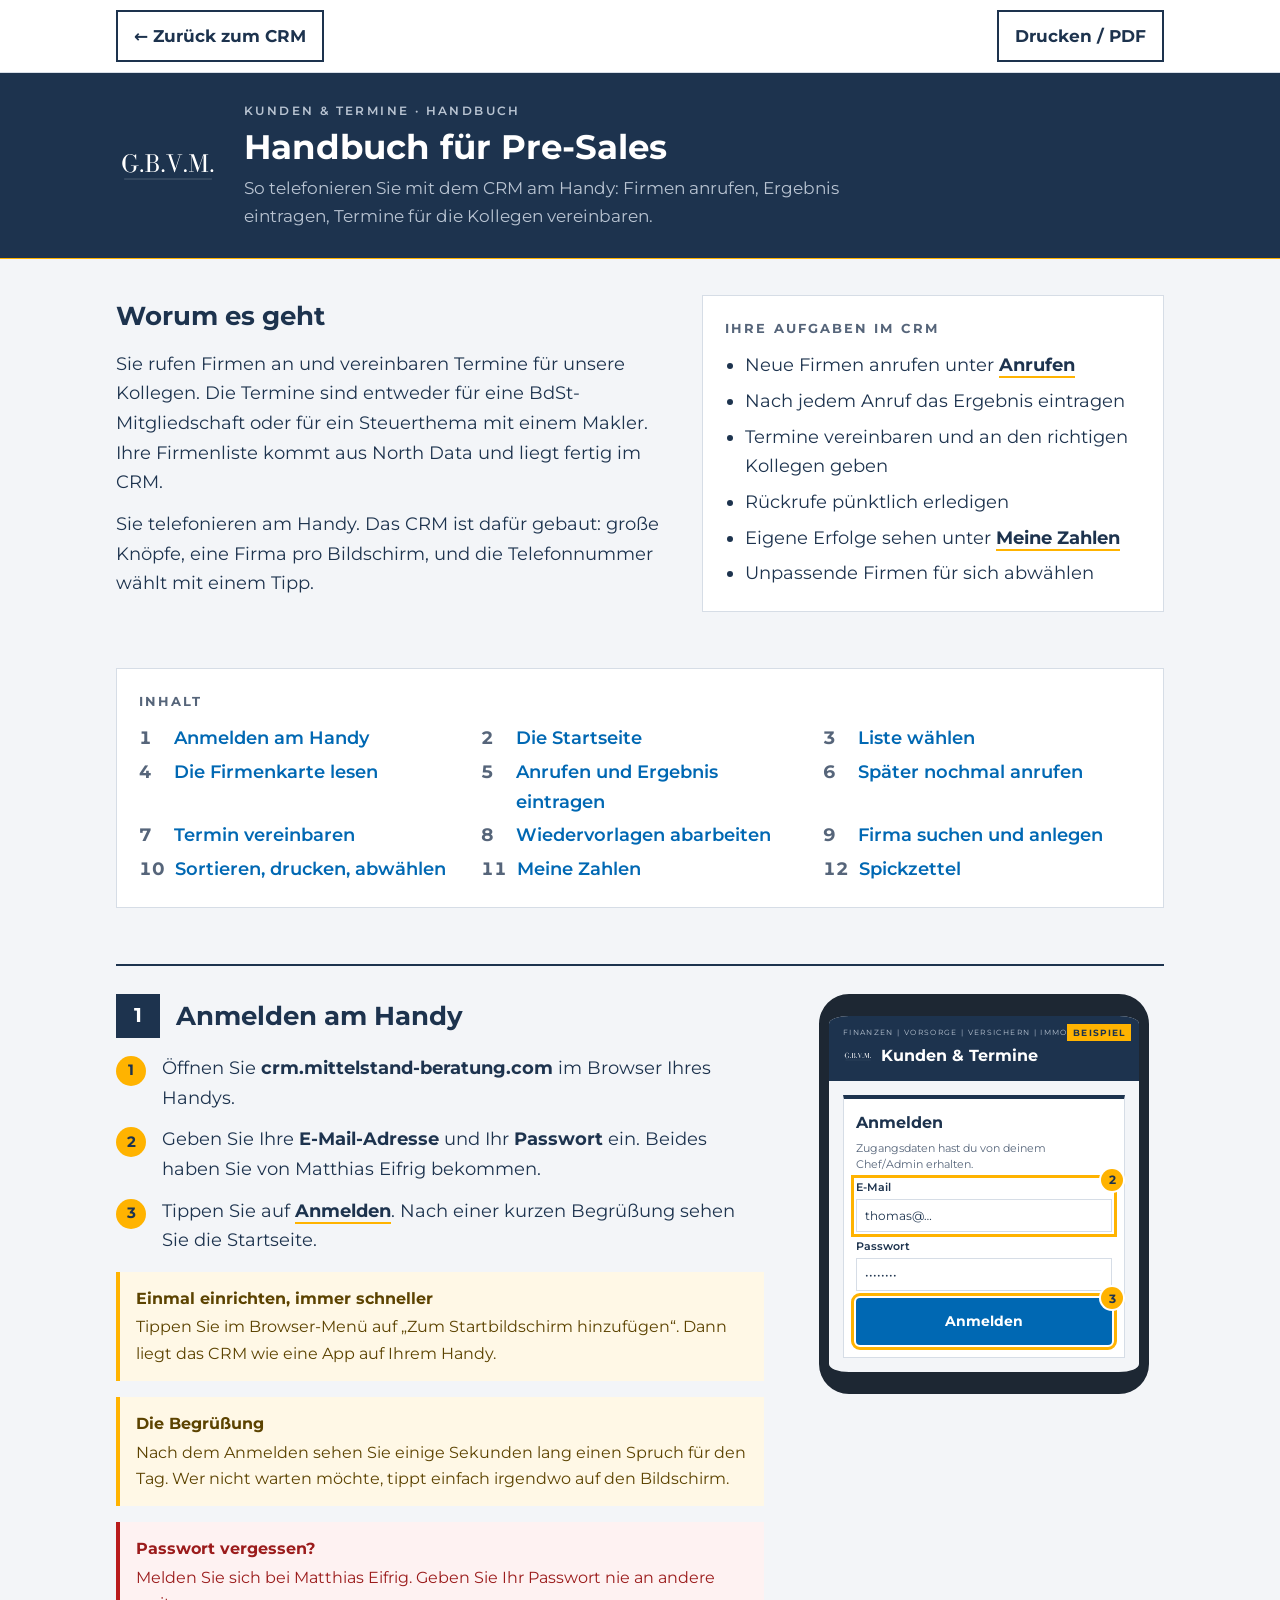
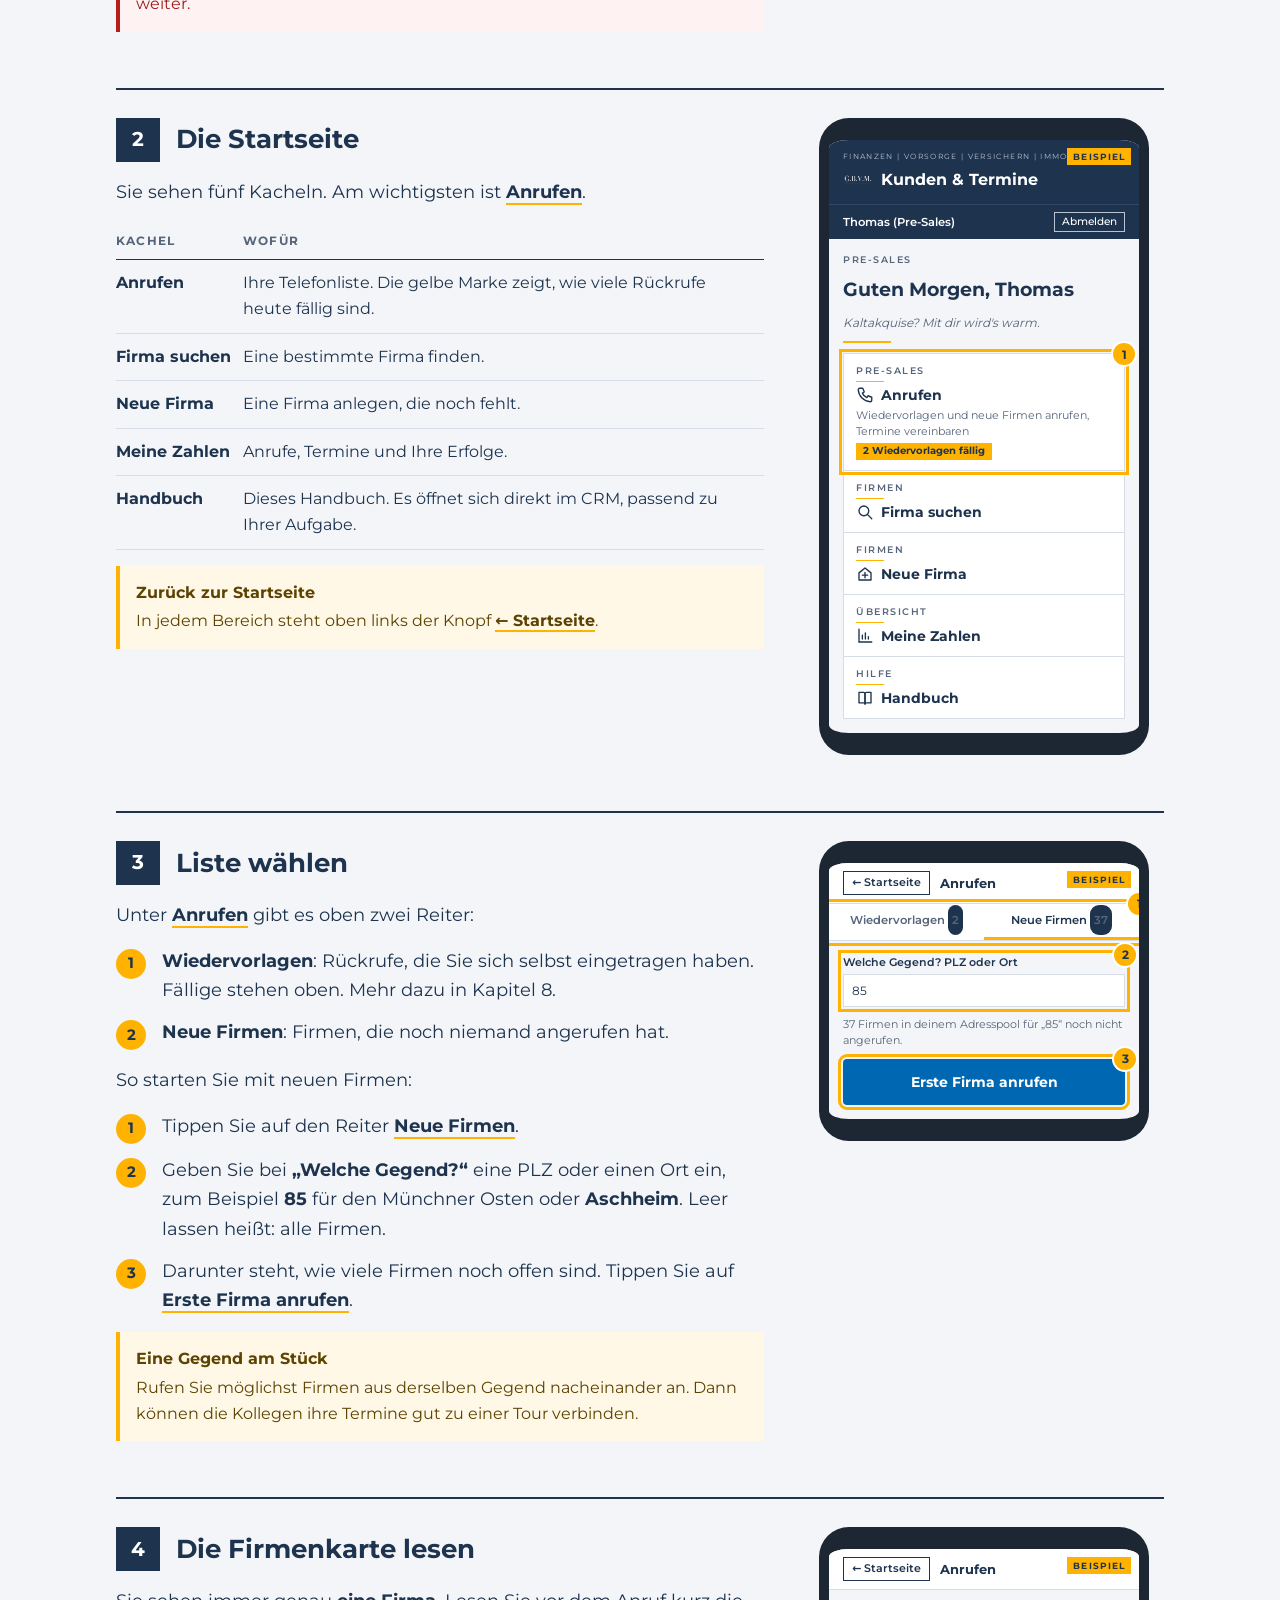
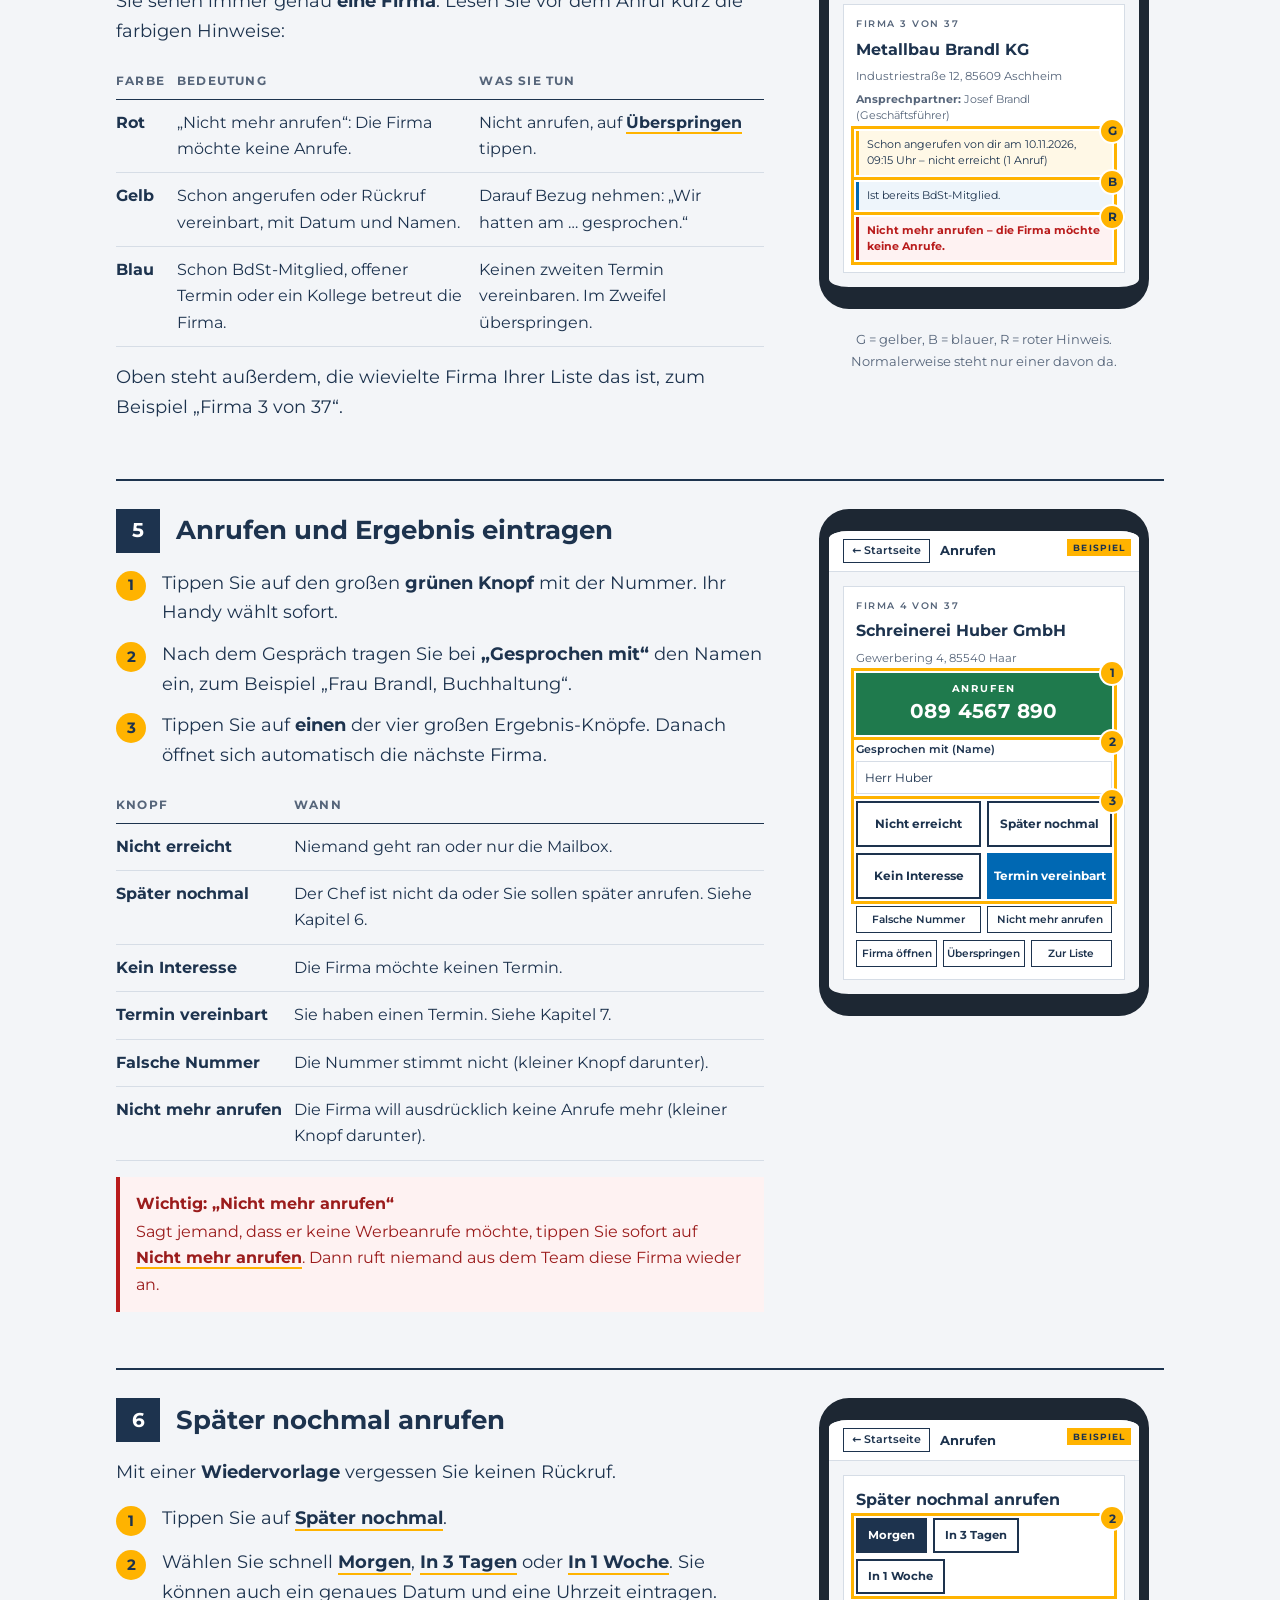
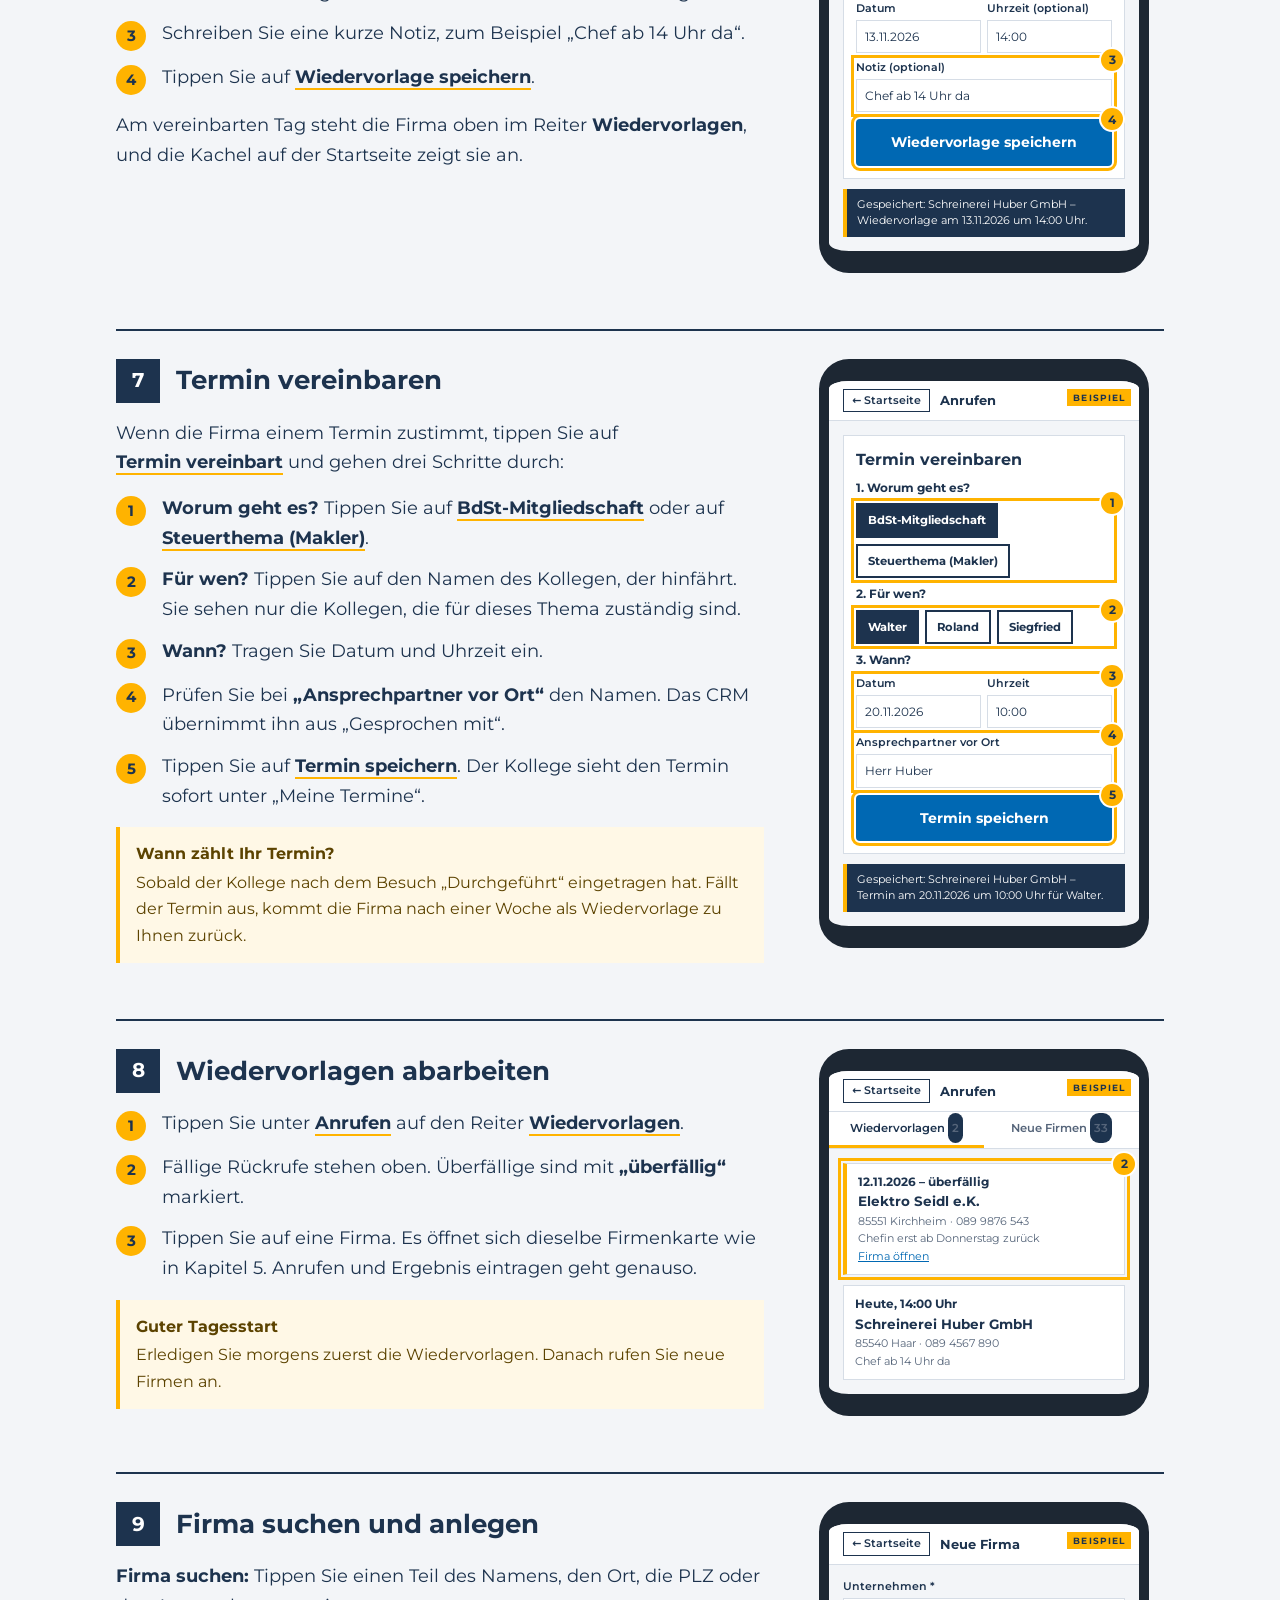
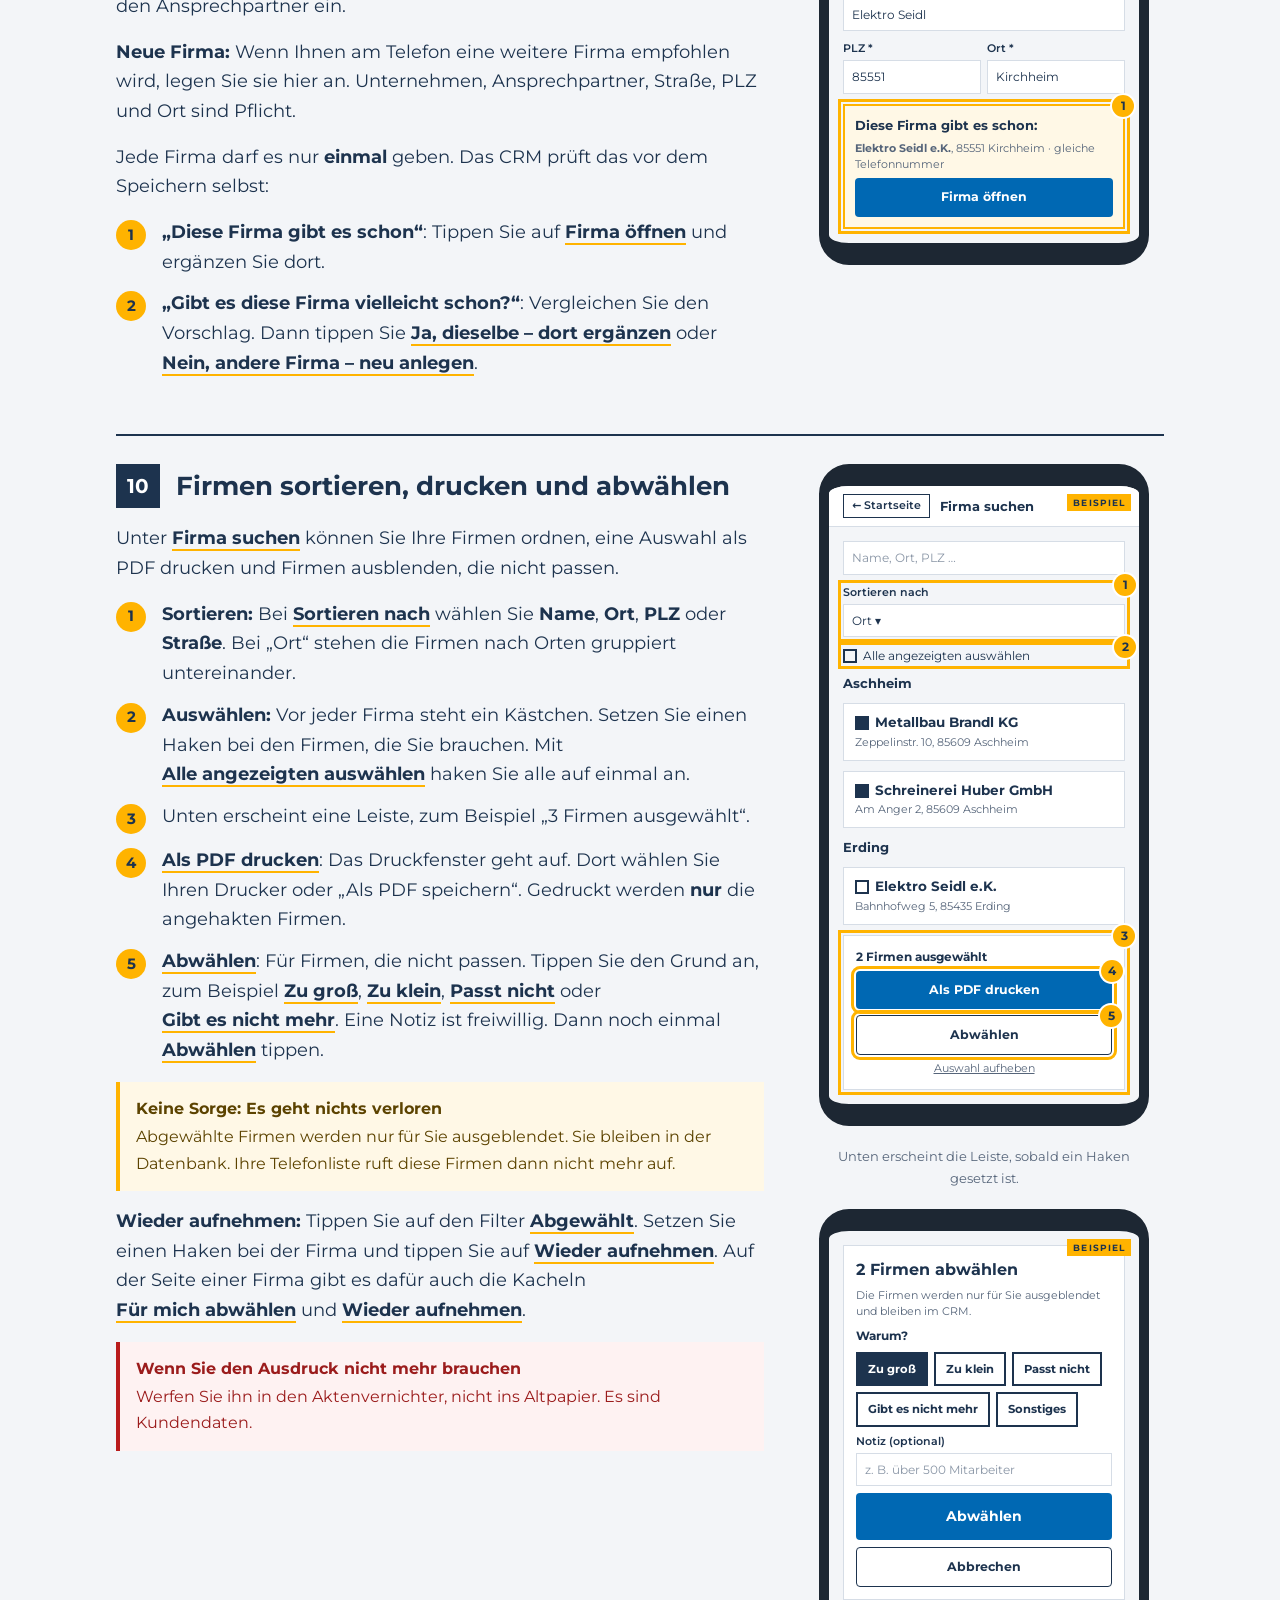
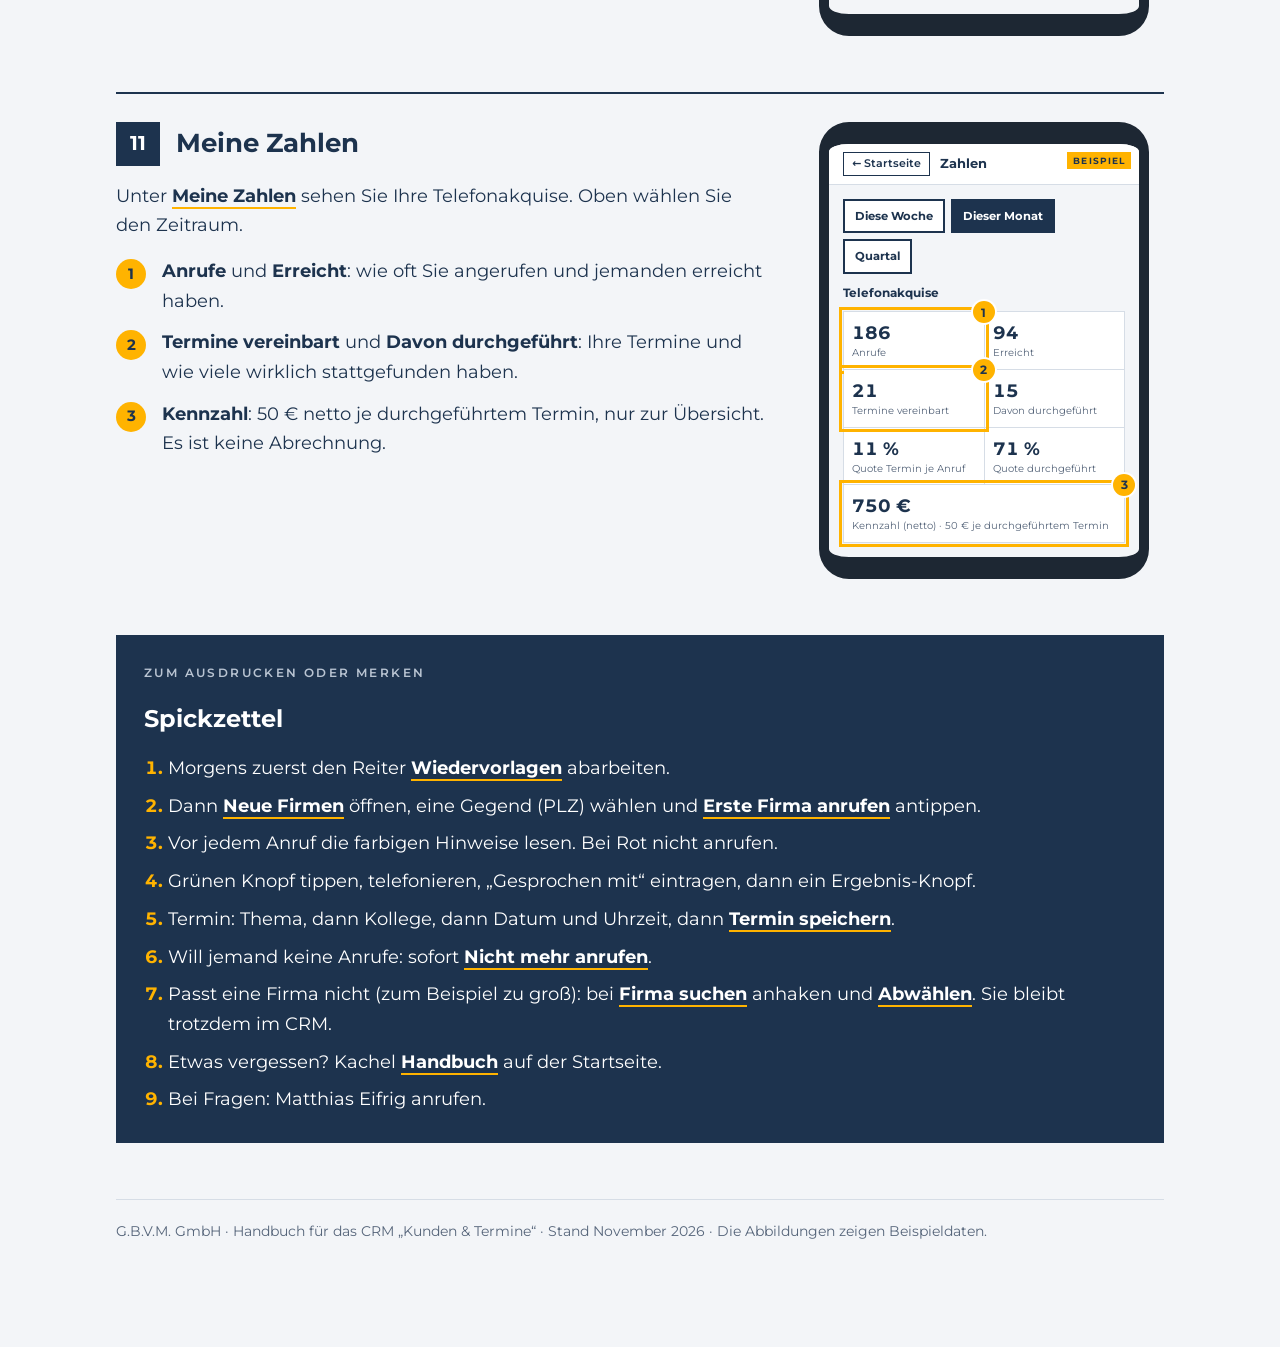
<file: handbuch/presales.html>
<!doctype html>
<html lang="de">
<head>
<meta charset="utf-8">
<meta name="viewport" content="width=device-width,initial-scale=1,viewport-fit=cover">
<meta name="robots" content="noindex,nofollow">
<title>Handbuch Pre-Sales</title>
<link rel="icon" href="../assets/gbvm-logo-nachtblau.svg">
<link rel="stylesheet" href="handbuch.css?v=20261120a">
</head>
<body>
<div class="backbar no-print"><div class="wrap"><a href="../">← Zurück zum CRM</a><button type="button" onclick="window.print()">Drucken / PDF</button></div></div>
<svg xmlns="http://www.w3.org/2000/svg" style="display:none" aria-hidden="true">
  <symbol id="i-phone" viewBox="0 0 24 24"><path fill="none" stroke="currentColor" stroke-width="1.8" stroke-linejoin="round" d="M5 3h4l2 5-2.5 1.5a11 11 0 0 0 6 6L16 13l5 2v4a2 2 0 0 1-2 2A17 17 0 0 1 3 5a2 2 0 0 1 2-2z"/></symbol>
  <symbol id="i-cal" viewBox="0 0 24 24"><g fill="none" stroke="currentColor" stroke-width="1.8" stroke-linecap="round" stroke-linejoin="round"><rect x="3.5" y="5" width="17" height="15.5"/><path d="M3.5 9.5h17M8 3v4M16 3v4M8.5 14.5l2.5 2.5 4.5-4.5"/></g></symbol>
  <symbol id="i-search" viewBox="0 0 24 24"><g fill="none" stroke="currentColor" stroke-width="1.8" stroke-linecap="round"><circle cx="10.5" cy="10.5" r="6.5"/><path d="M15.5 15.5 21 21"/></g></symbol>
  <symbol id="i-house" viewBox="0 0 24 24"><g fill="none" stroke="currentColor" stroke-width="1.8" stroke-linecap="round" stroke-linejoin="round"><path d="M4 10.5 12 4l8 6.5V20H4z"/><path d="M12 10v7M8.5 13.5h7"/></g></symbol>
  <symbol id="i-pin" viewBox="0 0 24 24"><g fill="none" stroke="currentColor" stroke-width="1.8" stroke-linejoin="round"><path d="M12 21s-6.5-6-6.5-11a6.5 6.5 0 0 1 13 0c0 5-6.5 11-6.5 11z"/><circle cx="12" cy="10" r="2.3"/></g></symbol>
  <symbol id="i-chart" viewBox="0 0 24 24"><g fill="none" stroke="currentColor" stroke-width="1.8" stroke-linecap="round"><path d="M4 3v17h17"/><path d="M8.5 16v-5M12.5 16V8M16.5 16v-3"/></g></symbol>
  <symbol id="i-book" viewBox="0 0 24 24"><g fill="none" stroke="currentColor" stroke-width="1.8" stroke-linecap="round" stroke-linejoin="round"><path d="M4 4.5h6a2 2 0 0 1 2 2V20a1.5 1.5 0 0 0-1.5-1.5H4z"/><path d="M20 4.5h-6a2 2 0 0 0-2 2V20a1.5 1.5 0 0 1 1.5-1.5H20z"/></g></symbol>
</svg>


<header class="mast">
  <div class="wrap">
    <img src="../assets/gbvm-logo-weiss.svg" alt="G.B.V.M. GmbH">
    <div class="mast-text">
      <span class="kennung">Kunden &amp; Termine · Handbuch</span>
      <h1>Handbuch für Pre-Sales</h1>
      <p>So telefonieren Sie mit dem CRM am Handy: Firmen anrufen, Ergebnis eintragen, Termine für die Kollegen vereinbaren.</p>
    </div>
  </div>
</header>

<main><div class="wrap">

<section class="intro">
  <div>
    <h2>Worum es geht</h2>
    <p>Sie rufen Firmen an und vereinbaren Termine für unsere Kollegen. Die Termine sind entweder für eine BdSt-Mitgliedschaft oder für ein Steuerthema mit einem Makler. Ihre Firmenliste kommt aus North Data und liegt fertig im CRM.</p>
    <p>Sie telefonieren am Handy. Das CRM ist dafür gebaut: große Knöpfe, eine Firma pro Bildschirm, und die Telefonnummer wählt mit einem Tipp.</p>
  </div>
  <div class="role-card">
    <h3>Ihre Aufgaben im CRM</h3>
    <ul>
      <li>Neue Firmen anrufen unter <span class="ui">Anrufen</span></li>
      <li>Nach jedem Anruf das Ergebnis eintragen</li>
      <li>Termine vereinbaren und an den richtigen Kollegen geben</li>
      <li>Rückrufe pünktlich erledigen</li>
      <li>Eigene Erfolge sehen unter <span class="ui">Meine Zahlen</span></li>
      <li>Unpassende Firmen für sich abwählen</li>
    </ul>
  </div>
</section>

<nav class="toc" aria-label="Inhalt">
  <h2>Inhalt</h2>
  <ol>
    <li><a href="#anmelden">Anmelden am Handy</a></li>
    <li><a href="#start">Die Startseite</a></li>
    <li><a href="#liste">Liste wählen</a></li>
    <li><a href="#karte">Die Firmenkarte lesen</a></li>
    <li><a href="#ergebnis">Anrufen und Ergebnis eintragen</a></li>
    <li><a href="#spaeter">Später nochmal anrufen</a></li>
    <li><a href="#termin">Termin vereinbaren</a></li>
    <li><a href="#wiedervorlagen">Wiedervorlagen abarbeiten</a></li>
    <li><a href="#firma">Firma suchen und anlegen</a></li>
    <li><a href="#auswahl">Sortieren, drucken, abwählen</a></li>
    <li><a href="#zahlen">Meine Zahlen</a></li>
    <li><a href="#spick">Spickzettel</a></li>
  </ol>
</nav>

<!-- 1 Anmelden -->
<section class="chapter" id="anmelden">
  <div class="ch-text">
    <div class="ch-head"><span class="ch-num">1</span><h2>Anmelden am Handy</h2></div>
    <ol class="steps">
      <li><span>Öffnen Sie <b>crm.mittelstand-beratung.com</b> im Browser Ihres Handys.</span></li>
      <li><span>Geben Sie Ihre <b>E-Mail-Adresse</b> und Ihr <b>Passwort</b> ein. Beides haben Sie von Matthias Eifrig bekommen.</span></li>
      <li><span>Tippen Sie auf <span class="ui">Anmelden</span>. Nach einer kurzen Begrüßung sehen Sie die Startseite.</span></li>
    </ol>
    <div class="tip"><b>Einmal einrichten, immer schneller</b>Tippen Sie im Browser-Menü auf „Zum Startbildschirm hinzufügen“. Dann liegt das CRM wie eine App auf Ihrem Handy.</div>
    <div class="tip"><b>Die Begrüßung</b>Nach dem Anmelden sehen Sie einige Sekunden lang einen Spruch für den Tag. Wer nicht warten möchte, tippt einfach irgendwo auf den Bildschirm.</div>
    <div class="warn"><b>Passwort vergessen?</b>Melden Sie sich bei Matthias Eifrig. Geben Sie Ihr Passwort nie an andere weiter.</div>
  </div>
  <div class="shots">
    <div class="phone" role="img" aria-label="Anmeldeseite des CRM">
      <span class="sample">Beispiel</span>
      <div class="a-head"><span class="k">Finanzen | Vorsorge | Versichern | Immobilien</span><span class="t"><img src="../assets/gbvm-logo-weiss.svg" alt="">Kunden &amp; Termine</span></div>
      <div class="a-body">
        <div class="a-card" style="border-top:4px solid var(--a-navy)">
          <h4>Anmelden</h4>
          <span class="a-note">Zugangsdaten hast du von deinem Chef/Admin erhalten.</span>
          <div class="a-field hl" data-pin="2"><label>E-Mail</label><div class="a-input">thomas@…</div></div>
          <div class="a-field"><label>Passwort</label><div class="a-input">••••••••</div></div>
          <div class="a-btn big hl" data-pin="3">Anmelden</div>
        </div>
      </div>
    </div>
  </div>
</section>

<!-- 2 Startseite -->
<section class="chapter" id="start">
  <div class="ch-text">
    <div class="ch-head"><span class="ch-num">2</span><h2>Die Startseite</h2></div>
    <p>Sie sehen fünf Kacheln. Am wichtigsten ist <span class="ui">Anrufen</span>.</p>
    <div class="tbl"><table>
      <thead><tr><th>Kachel</th><th>Wofür</th></tr></thead>
      <tbody>
        <tr><td>Anrufen</td><td>Ihre Telefonliste. Die gelbe Marke zeigt, wie viele Rückrufe heute fällig sind.</td></tr>
        <tr><td>Firma suchen</td><td>Eine bestimmte Firma finden.</td></tr>
        <tr><td>Neue Firma</td><td>Eine Firma anlegen, die noch fehlt.</td></tr>
        <tr><td>Meine Zahlen</td><td>Anrufe, Termine und Ihre Erfolge.</td></tr>
        <tr><td>Handbuch</td><td>Dieses Handbuch. Es öffnet sich direkt im CRM, passend zu Ihrer Aufgabe.</td></tr>
      </tbody>
    </table></div>
    <div class="tip"><b>Zurück zur Startseite</b>In jedem Bereich steht oben links der Knopf <span class="ui">← Startseite</span>.</div>
  </div>
  <div class="shots">
    <div class="phone" role="img" aria-label="Startseite mit Kacheln">
      <span class="sample">Beispiel</span>
      <div class="a-head"><span class="k">Finanzen | Vorsorge | Versichern | Immobilien</span><span class="t"><img src="../assets/gbvm-logo-weiss.svg" alt="">Kunden &amp; Termine</span></div>
      <div class="a-user"><span>Thomas (Pre-Sales)</span><span>Abmelden</span></div>
      <div class="a-body">
        <span class="a-eyebrow">Pre-Sales</span>
        <span class="a-hello">Guten Morgen, Thomas</span>
        <span class="a-saying">Kaltakquise? Mit dir wird's warm.</span>
        <span class="a-rule"></span>
        <div class="a-tiles">
          <div class="a-tile hl" data-pin="1"><span class="a-eyebrow">Pre-Sales</span><span class="gl"></span><span class="tt"><svg><use href="#i-phone"/></svg>Anrufen</span><span class="d">Wiedervorlagen und neue Firmen anrufen, Termine vereinbaren</span><span class="a-badge">2 Wiedervorlagen fällig</span></div>
          <div class="a-tile"><span class="a-eyebrow">Firmen</span><span class="gl"></span><span class="tt"><svg><use href="#i-search"/></svg>Firma suchen</span></div>
          <div class="a-tile"><span class="a-eyebrow">Firmen</span><span class="gl"></span><span class="tt"><svg><use href="#i-house"/></svg>Neue Firma</span></div>
          <div class="a-tile"><span class="a-eyebrow">Übersicht</span><span class="gl"></span><span class="tt"><svg><use href="#i-chart"/></svg>Meine Zahlen</span></div>
          <div class="a-tile"><span class="a-eyebrow">Hilfe</span><span class="gl"></span><span class="tt"><svg><use href="#i-book"/></svg>Handbuch</span></div>
        </div>
      </div>
    </div>
  </div>
</section>

<!-- 3 Liste -->
<section class="chapter" id="liste">
  <div class="ch-text">
    <div class="ch-head"><span class="ch-num">3</span><h2>Liste wählen</h2></div>
    <p>Unter <span class="ui">Anrufen</span> gibt es oben zwei Reiter:</p>
    <ol class="steps">
      <li><span><b>Wiedervorlagen</b>: Rückrufe, die Sie sich selbst eingetragen haben. Fällige stehen oben. Mehr dazu in Kapitel 8.</span></li>
      <li><span><b>Neue Firmen</b>: Firmen, die noch niemand angerufen hat.</span></li>
    </ol>
    <p>So starten Sie mit neuen Firmen:</p>
    <ol class="steps">
      <li><span>Tippen Sie auf den Reiter <span class="ui">Neue Firmen</span>.</span></li>
      <li><span>Geben Sie bei <b>„Welche Gegend?“</b> eine PLZ oder einen Ort ein, zum Beispiel <b>85</b> für den Münchner Osten oder <b>Aschheim</b>. Leer lassen heißt: alle Firmen.</span></li>
      <li><span>Darunter steht, wie viele Firmen noch offen sind. Tippen Sie auf <span class="ui">Erste Firma anrufen</span>.</span></li>
    </ol>
    <div class="tip"><b>Eine Gegend am Stück</b>Rufen Sie möglichst Firmen aus derselben Gegend nacheinander an. Dann können die Kollegen ihre Termine gut zu einer Tour verbinden.</div>
  </div>
  <div class="shots">
    <div class="phone" role="img" aria-label="Neue Firmen nach PLZ wählen">
      <span class="sample">Beispiel</span>
      <div class="a-bar"><span>← Startseite</span><span>Anrufen</span></div>
      <div class="a-tabs hl" data-pin="1" style="background:#fff"><span>Wiedervorlagen <span class="a-pill">2</span></span><span class="on">Neue Firmen <span class="a-pill">37</span></span></div>
      <div class="a-body">
        <div class="a-field hl" data-pin="2"><label>Welche Gegend? PLZ oder Ort</label><div class="a-input">85</div></div>
        <span class="a-note">37 Firmen in deinem Adresspool für „85“ noch nicht angerufen.</span>
        <div class="a-btn big hl" data-pin="3">Erste Firma anrufen</div>
      </div>
    </div>
  </div>
</section>

<!-- 4 Karte -->
<section class="chapter" id="karte">
  <div class="ch-text">
    <div class="ch-head"><span class="ch-num">4</span><h2>Die Firmenkarte lesen</h2></div>
    <p>Sie sehen immer genau <b>eine Firma</b>. Lesen Sie vor dem Anruf kurz die farbigen Hinweise:</p>
    <div class="tbl"><table>
      <thead><tr><th>Farbe</th><th>Bedeutung</th><th>Was Sie tun</th></tr></thead>
      <tbody>
        <tr><td>Rot</td><td>„Nicht mehr anrufen“: Die Firma möchte keine Anrufe.</td><td>Nicht anrufen, auf <span class="ui">Überspringen</span> tippen.</td></tr>
        <tr><td>Gelb</td><td>Schon angerufen oder Rückruf vereinbart, mit Datum und Namen.</td><td>Darauf Bezug nehmen: „Wir hatten am … gesprochen.“</td></tr>
        <tr><td>Blau</td><td>Schon BdSt-Mitglied, offener Termin oder ein Kollege betreut die Firma.</td><td>Keinen zweiten Termin vereinbaren. Im Zweifel überspringen.</td></tr>
      </tbody>
    </table></div>
    <p>Oben steht außerdem, die wievielte Firma Ihrer Liste das ist, zum Beispiel „Firma 3 von 37“.</p>
  </div>
  <div class="shots">
    <div class="phone" role="img" aria-label="Firmenkarte mit Hinweisen">
      <span class="sample">Beispiel</span>
      <div class="a-bar"><span>← Startseite</span><span>Anrufen</span></div>
      <div class="a-body">
        <div class="a-card">
          <span class="a-eyebrow">Firma 3 von 37</span>
          <h4>Metallbau Brandl KG</h4>
          <span class="addr">Industriestraße 12, 85609 Aschheim</span>
          <span class="a-note"><b>Ansprechpartner:</b> Josef Brandl (Geschäftsführer)</span>
          <div class="a-hint gold hl" data-pin="G">Schon angerufen von dir am 10.11.2026, 09:15 Uhr – nicht erreicht (1 Anruf)</div>
          <div class="a-hint hl" data-pin="B">Ist bereits BdSt-Mitglied.</div>
          <div class="a-hint red hl" data-pin="R">Nicht mehr anrufen – die Firma möchte keine Anrufe.</div>
        </div>
      </div>
    </div>
    <p class="caption">G = gelber, B = blauer, R = roter Hinweis. Normalerweise steht nur einer davon da.</p>
  </div>
</section>

<!-- 5 Ergebnis -->
<section class="chapter" id="ergebnis">
  <div class="ch-text">
    <div class="ch-head"><span class="ch-num">5</span><h2>Anrufen und Ergebnis eintragen</h2></div>
    <ol class="steps">
      <li><span>Tippen Sie auf den großen <b>grünen Knopf</b> mit der Nummer. Ihr Handy wählt sofort.</span></li>
      <li><span>Nach dem Gespräch tragen Sie bei <b>„Gesprochen mit“</b> den Namen ein, zum Beispiel „Frau Brandl, Buchhaltung“.</span></li>
      <li><span>Tippen Sie auf <b>einen</b> der vier großen Ergebnis-Knöpfe. Danach öffnet sich automatisch die nächste Firma.</span></li>
    </ol>
    <div class="tbl"><table>
      <thead><tr><th>Knopf</th><th>Wann</th></tr></thead>
      <tbody>
        <tr><td>Nicht erreicht</td><td>Niemand geht ran oder nur die Mailbox.</td></tr>
        <tr><td>Später nochmal</td><td>Der Chef ist nicht da oder Sie sollen später anrufen. Siehe Kapitel 6.</td></tr>
        <tr><td>Kein Interesse</td><td>Die Firma möchte keinen Termin.</td></tr>
        <tr><td>Termin vereinbart</td><td>Sie haben einen Termin. Siehe Kapitel 7.</td></tr>
        <tr><td>Falsche Nummer</td><td>Die Nummer stimmt nicht (kleiner Knopf darunter).</td></tr>
        <tr><td>Nicht mehr anrufen</td><td>Die Firma will ausdrücklich keine Anrufe mehr (kleiner Knopf darunter).</td></tr>
      </tbody>
    </table></div>
    <div class="warn"><b>Wichtig: „Nicht mehr anrufen“</b>Sagt jemand, dass er keine Werbeanrufe möchte, tippen Sie sofort auf <span class="ui">Nicht mehr anrufen</span>. Dann ruft niemand aus dem Team diese Firma wieder an.</div>
  </div>
  <div class="shots">
    <div class="phone" role="img" aria-label="Anrufen und Ergebnis-Knöpfe">
      <span class="sample">Beispiel</span>
      <div class="a-bar"><span>← Startseite</span><span>Anrufen</span></div>
      <div class="a-body">
        <div class="a-card">
          <span class="a-eyebrow">Firma 4 von 37</span>
          <h4>Schreinerei Huber GmbH</h4>
          <span class="addr">Gewerbering 4, 85540 Haar</span>
          <div class="a-call hl" data-pin="1"><small>ANRUFEN</small><b>089 4567 890</b></div>
          <div class="a-field hl" data-pin="2"><label>Gesprochen mit (Name)</label><div class="a-input">Herr Huber</div></div>
          <div class="a-grid2 hl" data-pin="3"><span class="a-res">Nicht erreicht</span><span class="a-res">Später nochmal</span><span class="a-res">Kein Interesse</span><span class="a-res on">Termin vereinbart</span></div>
          <div class="a-small"><span>Falsche Nummer</span><span>Nicht mehr anrufen</span></div>
          <div class="a-small"><span>Firma öffnen</span><span>Überspringen</span><span>Zur Liste</span></div>
        </div>
      </div>
    </div>
  </div>
</section>

<!-- 6 Später -->
<section class="chapter" id="spaeter">
  <div class="ch-text">
    <div class="ch-head"><span class="ch-num">6</span><h2>Später nochmal anrufen</h2></div>
    <p>Mit einer <b>Wiedervorlage</b> vergessen Sie keinen Rückruf.</p>
    <ol class="steps">
      <li><span>Tippen Sie auf <span class="ui">Später nochmal</span>.</span></li>
      <li><span>Wählen Sie schnell <span class="ui">Morgen</span>, <span class="ui">In 3 Tagen</span> oder <span class="ui">In 1 Woche</span>. Sie können auch ein genaues Datum und eine Uhrzeit eintragen.</span></li>
      <li><span>Schreiben Sie eine kurze Notiz, zum Beispiel „Chef ab 14 Uhr da“.</span></li>
      <li><span>Tippen Sie auf <span class="ui">Wiedervorlage speichern</span>.</span></li>
    </ol>
    <p>Am vereinbarten Tag steht die Firma oben im Reiter <b>Wiedervorlagen</b>, und die Kachel auf der Startseite zeigt sie an.</p>
  </div>
  <div class="shots">
    <div class="phone" role="img" aria-label="Formular Später nochmal anrufen">
      <span class="sample">Beispiel</span>
      <div class="a-bar"><span>← Startseite</span><span>Anrufen</span></div>
      <div class="a-body">
        <div class="a-card">
          <h4>Später nochmal anrufen</h4>
          <div class="a-choice hl" data-pin="2"><span class="on">Morgen</span><span>In 3 Tagen</span><span>In 1 Woche</span></div>
          <div class="a-grid2"><div class="a-field"><label>Datum</label><div class="a-input">13.11.2026</div></div><div class="a-field"><label>Uhrzeit (optional)</label><div class="a-input">14:00</div></div></div>
          <div class="a-field hl" data-pin="3"><label>Notiz (optional)</label><div class="a-input">Chef ab 14 Uhr da</div></div>
          <div class="a-btn big hl" data-pin="4">Wiedervorlage speichern</div>
        </div>
        <div class="a-toast">Gespeichert: Schreinerei Huber GmbH – Wiedervorlage am 13.11.2026 um 14:00 Uhr.</div>
      </div>
    </div>
  </div>
</section>

<!-- 7 Termin -->
<section class="chapter" id="termin">
  <div class="ch-text">
    <div class="ch-head"><span class="ch-num">7</span><h2>Termin vereinbaren</h2></div>
    <p>Wenn die Firma einem Termin zustimmt, tippen Sie auf <span class="ui">Termin vereinbart</span> und gehen drei Schritte durch:</p>
    <ol class="steps">
      <li><span><b>Worum geht es?</b> Tippen Sie auf <span class="ui">BdSt-Mitgliedschaft</span> oder auf <span class="ui">Steuerthema (Makler)</span>.</span></li>
      <li><span><b>Für wen?</b> Tippen Sie auf den Namen des Kollegen, der hinfährt. Sie sehen nur die Kollegen, die für dieses Thema zuständig sind.</span></li>
      <li><span><b>Wann?</b> Tragen Sie Datum und Uhrzeit ein.</span></li>
      <li><span>Prüfen Sie bei <b>„Ansprechpartner vor Ort“</b> den Namen. Das CRM übernimmt ihn aus „Gesprochen mit“.</span></li>
      <li><span>Tippen Sie auf <span class="ui">Termin speichern</span>. Der Kollege sieht den Termin sofort unter „Meine Termine“.</span></li>
    </ol>
    <div class="tip"><b>Wann zählt Ihr Termin?</b>Sobald der Kollege nach dem Besuch „Durchgeführt“ eingetragen hat. Fällt der Termin aus, kommt die Firma nach einer Woche als Wiedervorlage zu Ihnen zurück.</div>
  </div>
  <div class="shots">
    <div class="phone" role="img" aria-label="Termin vereinbaren in drei Schritten">
      <span class="sample">Beispiel</span>
      <div class="a-bar"><span>← Startseite</span><span>Anrufen</span></div>
      <div class="a-body">
        <div class="a-card">
          <h4>Termin vereinbaren</h4>
          <span class="a-step">1. Worum geht es?</span>
          <div class="a-choice hl" data-pin="1"><span class="on">BdSt-Mitgliedschaft</span><span>Steuerthema (Makler)</span></div>
          <span class="a-step">2. Für wen?</span>
          <div class="a-choice hl" data-pin="2"><span class="on">Walter</span><span>Roland</span><span>Siegfried</span></div>
          <span class="a-step">3. Wann?</span>
          <div class="a-grid2 hl" data-pin="3"><div class="a-field"><label>Datum</label><div class="a-input">20.11.2026</div></div><div class="a-field"><label>Uhrzeit</label><div class="a-input">10:00</div></div></div>
          <div class="a-field hl" data-pin="4"><label>Ansprechpartner vor Ort</label><div class="a-input">Herr Huber</div></div>
          <div class="a-btn big hl" data-pin="5">Termin speichern</div>
        </div>
        <div class="a-toast">Gespeichert: Schreinerei Huber GmbH – Termin am 20.11.2026 um 10:00 Uhr für Walter.</div>
      </div>
    </div>
  </div>
</section>

<!-- 8 Wiedervorlagen -->
<section class="chapter" id="wiedervorlagen">
  <div class="ch-text">
    <div class="ch-head"><span class="ch-num">8</span><h2>Wiedervorlagen abarbeiten</h2></div>
    <ol class="steps">
      <li><span>Tippen Sie unter <span class="ui">Anrufen</span> auf den Reiter <span class="ui">Wiedervorlagen</span>.</span></li>
      <li><span>Fällige Rückrufe stehen oben. Überfällige sind mit <b>„überfällig“</b> markiert.</span></li>
      <li><span>Tippen Sie auf eine Firma. Es öffnet sich dieselbe Firmenkarte wie in Kapitel 5. Anrufen und Ergebnis eintragen geht genauso.</span></li>
    </ol>
    <div class="tip"><b>Guter Tagesstart</b>Erledigen Sie morgens zuerst die Wiedervorlagen. Danach rufen Sie neue Firmen an.</div>
  </div>
  <div class="shots">
    <div class="phone" role="img" aria-label="Liste der Wiedervorlagen">
      <span class="sample">Beispiel</span>
      <div class="a-bar"><span>← Startseite</span><span>Anrufen</span></div>
      <div class="a-tabs" style="background:#fff"><span class="on">Wiedervorlagen <span class="a-pill">2</span></span><span>Neue Firmen <span class="a-pill">33</span></span></div>
      <div class="a-body">
        <div class="a-item late hl" data-pin="2"><span class="w">12.11.2026 – überfällig</span><span class="n">Elektro Seidl e.K.</span><span class="m">85551 Kirchheim · 089 9876 543</span><span class="m">Chefin erst ab Donnerstag zurück</span><span class="l">Firma öffnen</span></div>
        <div class="a-item"><span class="w">Heute, 14:00 Uhr</span><span class="n">Schreinerei Huber GmbH</span><span class="m">85540 Haar · 089 4567 890</span><span class="m">Chef ab 14 Uhr da</span></div>
      </div>
    </div>
  </div>
</section>

<!-- 9 Firma -->
<section class="chapter" id="firma">
  <div class="ch-text">
    <div class="ch-head"><span class="ch-num">9</span><h2>Firma suchen und anlegen</h2></div>
    <p><b>Firma suchen:</b> Tippen Sie einen Teil des Namens, den Ort, die PLZ oder den Ansprechpartner ein.</p>
    <p><b>Neue Firma:</b> Wenn Ihnen am Telefon eine weitere Firma empfohlen wird, legen Sie sie hier an. Unternehmen, Ansprechpartner, Straße, PLZ und Ort sind Pflicht.</p>
    <p>Jede Firma darf es nur <b>einmal</b> geben. Das CRM prüft das vor dem Speichern selbst:</p>
    <ol class="steps">
      <li><span><b>„Diese Firma gibt es schon“</b>: Tippen Sie auf <span class="ui">Firma öffnen</span> und ergänzen Sie dort.</span></li>
      <li><span><b>„Gibt es diese Firma vielleicht schon?“</b>: Vergleichen Sie den Vorschlag. Dann tippen Sie <span class="ui">Ja, dieselbe – dort ergänzen</span> oder <span class="ui">Nein, andere Firma – neu anlegen</span>.</span></li>
    </ol>
  </div>
  <div class="shots">
    <div class="phone" role="img" aria-label="Dublettenprüfung">
      <span class="sample">Beispiel</span>
      <div class="a-bar"><span>← Startseite</span><span>Neue Firma</span></div>
      <div class="a-body">
        <div class="a-field"><label>Unternehmen *</label><div class="a-input">Elektro Seidl</div></div>
        <div class="a-grid2"><div class="a-field"><label>PLZ *</label><div class="a-input">85551</div></div><div class="a-field"><label>Ort *</label><div class="a-input">Kirchheim</div></div></div>
        <div class="a-dup hl" data-pin="1">
          <span class="ti">Diese Firma gibt es schon:</span>
          <span class="a-note"><b>Elektro Seidl e.K.</b>, 85551 Kirchheim · gleiche Telefonnummer</span>
          <div class="a-btn">Firma öffnen</div>
        </div>
      </div>
    </div>
  </div>
</section>

<!-- 10 Auswahl -->
<section class="chapter" id="auswahl">
  <div class="ch-text">
    <div class="ch-head"><span class="ch-num">10</span><h2>Firmen sortieren, drucken und abwählen</h2></div>
    <p>Unter <span class="ui">Firma suchen</span> können Sie Ihre Firmen ordnen, eine Auswahl als PDF drucken und Firmen ausblenden, die nicht passen.</p>
    <ol class="steps">
      <li><span><b>Sortieren:</b> Bei <span class="ui">Sortieren nach</span> wählen Sie <b>Name</b>, <b>Ort</b>, <b>PLZ</b> oder <b>Straße</b>. Bei „Ort“ stehen die Firmen nach Orten gruppiert untereinander.</span></li>
      <li><span><b>Auswählen:</b> Vor jeder Firma steht ein Kästchen. Setzen Sie einen Haken bei den Firmen, die Sie brauchen. Mit <span class="ui">Alle angezeigten auswählen</span> haken Sie alle auf einmal an.</span></li>
      <li><span>Unten erscheint eine Leiste, zum Beispiel „3 Firmen ausgewählt“.</span></li>
      <li><span><span class="ui">Als PDF drucken</span>: Das Druckfenster geht auf. Dort wählen Sie Ihren Drucker oder „Als PDF speichern“. Gedruckt werden <b>nur</b> die angehakten Firmen.</span></li>
      <li><span><span class="ui">Abwählen</span>: Für Firmen, die nicht passen. Tippen Sie den Grund an, zum Beispiel <span class="ui">Zu groß</span>, <span class="ui">Zu klein</span>, <span class="ui">Passt nicht</span> oder <span class="ui">Gibt es nicht mehr</span>. Eine Notiz ist freiwillig. Dann noch einmal <span class="ui">Abwählen</span> tippen.</span></li>
    </ol>
    <div class="tip"><b>Keine Sorge: Es geht nichts verloren</b>Abgewählte Firmen werden nur für Sie ausgeblendet. Sie bleiben in der Datenbank. Ihre Telefonliste ruft diese Firmen dann nicht mehr auf.</div>
    <p><b>Wieder aufnehmen:</b> Tippen Sie auf den Filter <span class="ui">Abgewählt</span>. Setzen Sie einen Haken bei der Firma und tippen Sie auf <span class="ui">Wieder aufnehmen</span>. Auf der Seite einer Firma gibt es dafür auch die Kacheln <span class="ui">Für mich abwählen</span> und <span class="ui">Wieder aufnehmen</span>.</p>
    <div class="warn"><b>Wenn Sie den Ausdruck nicht mehr brauchen</b>Werfen Sie ihn in den Aktenvernichter, nicht ins Altpapier. Es sind Kundendaten.</div>
  </div>
  <div class="shots">
    <div class="phone" role="img" aria-label="Firma suchen mit Sortierung, Auswahl und Leiste unten">
      <span class="sample">Beispiel</span>
      <div class="a-bar"><span>← Startseite</span><span>Firma suchen</span></div>
      <div class="a-body">
        <div class="a-input ph">Name, Ort, PLZ …</div>
        <div class="a-field hl" data-pin="1"><label>Sortieren nach</label><div class="a-input">Ort ▾</div></div>
        <span class="a-check hl" data-pin="2"><i></i>Alle angezeigten auswählen</span>
        <span class="a-group">Aschheim</span>
        <div class="a-item"><span class="a-check"><i class="on"></i><span class="n">Metallbau Brandl KG</span></span><span class="m">Zeppelinstr. 10, 85609 Aschheim</span></div>
        <div class="a-item"><span class="a-check"><i class="on"></i><span class="n">Schreinerei Huber GmbH</span></span><span class="m">Am Anger 2, 85609 Aschheim</span></div>
        <span class="a-group">Erding</span>
        <div class="a-item"><span class="a-check"><i></i><span class="n">Elektro Seidl e.K.</span></span><span class="m">Bahnhofweg 5, 85435 Erding</span></div>
        <div class="a-card hl" data-pin="3" style="gap:6px">
          <span class="a-step">2 Firmen ausgewählt</span>
          <div class="a-btn hl" data-pin="4">Als PDF drucken</div>
          <div class="a-btn sec hl" data-pin="5">Abwählen</div>
          <span class="a-note" style="text-align:center;text-decoration:underline">Auswahl aufheben</span>
        </div>
      </div>
    </div>
    <p class="caption">Unten erscheint die Leiste, sobald ein Haken gesetzt ist.</p>
    <div class="phone" role="img" aria-label="Fenster Firmen abwählen mit Gründen">
      <span class="sample">Beispiel</span>
      <div class="a-body">
        <div class="a-card">
          <h4>2 Firmen abwählen</h4>
          <span class="a-note">Die Firmen werden nur für Sie ausgeblendet und bleiben im CRM.</span>
          <span class="a-step">Warum?</span>
          <div class="a-choice"><span class="on">Zu groß</span><span>Zu klein</span><span>Passt nicht</span><span>Gibt es nicht mehr</span><span>Sonstiges</span></div>
          <div class="a-field"><label>Notiz (optional)</label><div class="a-input ph">z. B. über 500 Mitarbeiter</div></div>
          <div class="a-btn big">Abwählen</div>
          <div class="a-btn sec">Abbrechen</div>
        </div>
      </div>
    </div>
  </div>
</section>

<!-- 11 Zahlen -->
<section class="chapter" id="zahlen">
  <div class="ch-text">
    <div class="ch-head"><span class="ch-num">11</span><h2>Meine Zahlen</h2></div>
    <p>Unter <span class="ui">Meine Zahlen</span> sehen Sie Ihre Telefonakquise. Oben wählen Sie den Zeitraum.</p>
    <ol class="steps">
      <li><span><b>Anrufe</b> und <b>Erreicht</b>: wie oft Sie angerufen und jemanden erreicht haben.</span></li>
      <li><span><b>Termine vereinbart</b> und <b>Davon durchgeführt</b>: Ihre Termine und wie viele wirklich stattgefunden haben.</span></li>
      <li><span><b>Kennzahl</b>: 50 € netto je durchgeführtem Termin, nur zur Übersicht. Es ist keine Abrechnung.</span></li>
    </ol>
  </div>
  <div class="shots">
    <div class="phone" role="img" aria-label="Meine Zahlen Telefonakquise">
      <span class="sample">Beispiel</span>
      <div class="a-bar"><span>← Startseite</span><span>Zahlen</span></div>
      <div class="a-body">
        <div class="a-choice"><span>Diese Woche</span><span class="on">Dieser Monat</span><span>Quartal</span></div>
        <span class="a-step">Telefonakquise</span>
        <div class="a-ztiles">
          <div class="hl" data-pin="1"><b>186</b><span>Anrufe</span></div>
          <div><b>94</b><span>Erreicht</span></div>
          <div class="hl" data-pin="2"><b>21</b><span>Termine vereinbart</span></div>
          <div><b>15</b><span>Davon durchgeführt</span></div>
          <div><b>11 %</b><span>Quote Termin je Anruf</span></div>
          <div><b>71 %</b><span>Quote durchgeführt</span></div>
          <div class="wide hl" data-pin="3"><b>750 €</b><span>Kennzahl (netto) · 50 € je durchgeführtem Termin</span></div>
        </div>
      </div>
    </div>
  </div>
</section>

<!-- Spickzettel -->
<section class="cheat" id="spick">
  <span class="kennung">Zum Ausdrucken oder Merken</span>
  <h2>Spickzettel</h2>
  <ol>
    <li>Morgens zuerst den Reiter <span class="ui">Wiedervorlagen</span> abarbeiten.</li>
    <li>Dann <span class="ui">Neue Firmen</span> öffnen, eine Gegend (PLZ) wählen und <span class="ui">Erste Firma anrufen</span> antippen.</li>
    <li>Vor jedem Anruf die farbigen Hinweise lesen. Bei Rot nicht anrufen.</li>
    <li>Grünen Knopf tippen, telefonieren, „Gesprochen mit“ eintragen, dann ein Ergebnis-Knopf.</li>
    <li>Termin: Thema, dann Kollege, dann Datum und Uhrzeit, dann <span class="ui">Termin speichern</span>.</li>
    <li>Will jemand keine Anrufe: sofort <span class="ui">Nicht mehr anrufen</span>.</li>
    <li>Passt eine Firma nicht (zum Beispiel zu groß): bei <span class="ui">Firma suchen</span> anhaken und <span class="ui">Abwählen</span>. Sie bleibt trotzdem im CRM.</li>
    <li>Etwas vergessen? Kachel <span class="ui">Handbuch</span> auf der Startseite.</li>
    <li>Bei Fragen: Matthias Eifrig anrufen.</li>
  </ol>
</section>

<footer class="foot">G.B.V.M. GmbH · Handbuch für das CRM „Kunden &amp; Termine“ · Stand November 2026 · Die Abbildungen zeigen Beispieldaten.</footer>

</div></main>

</body>
</html>
</file>
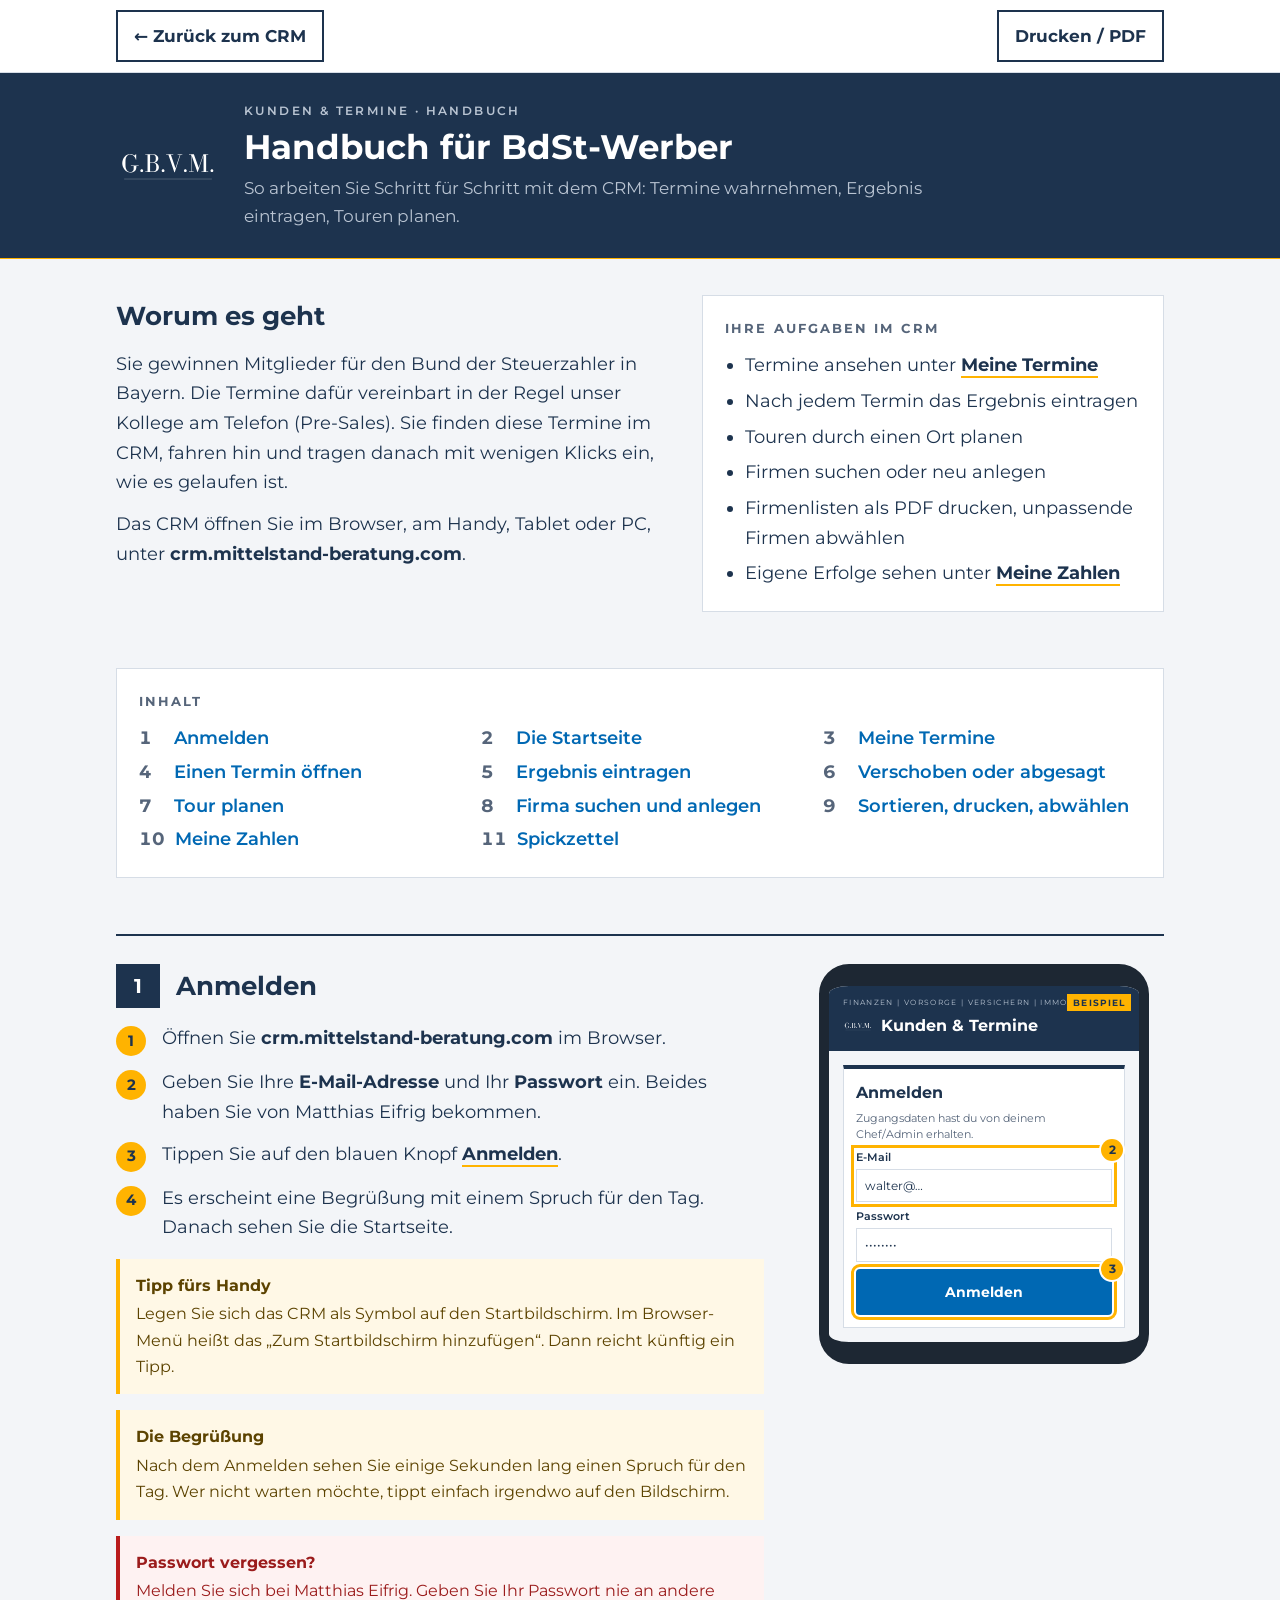
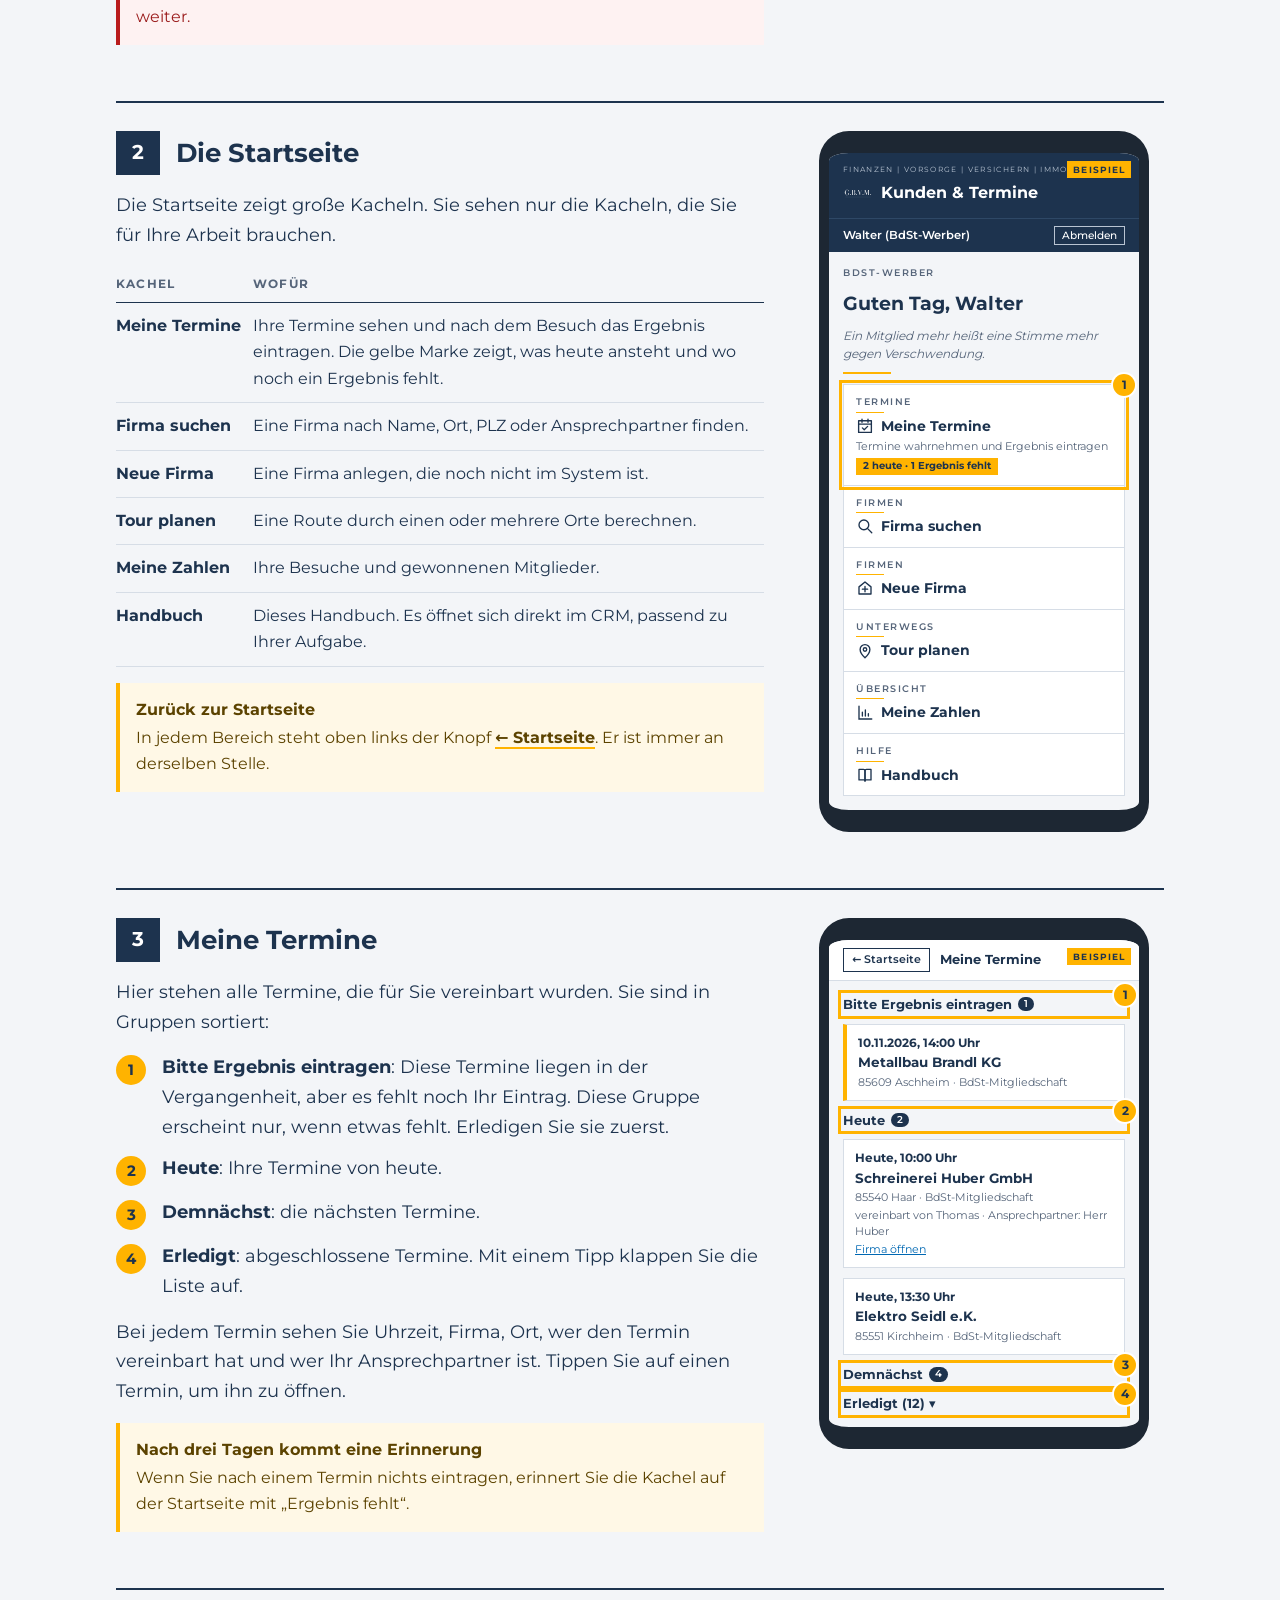
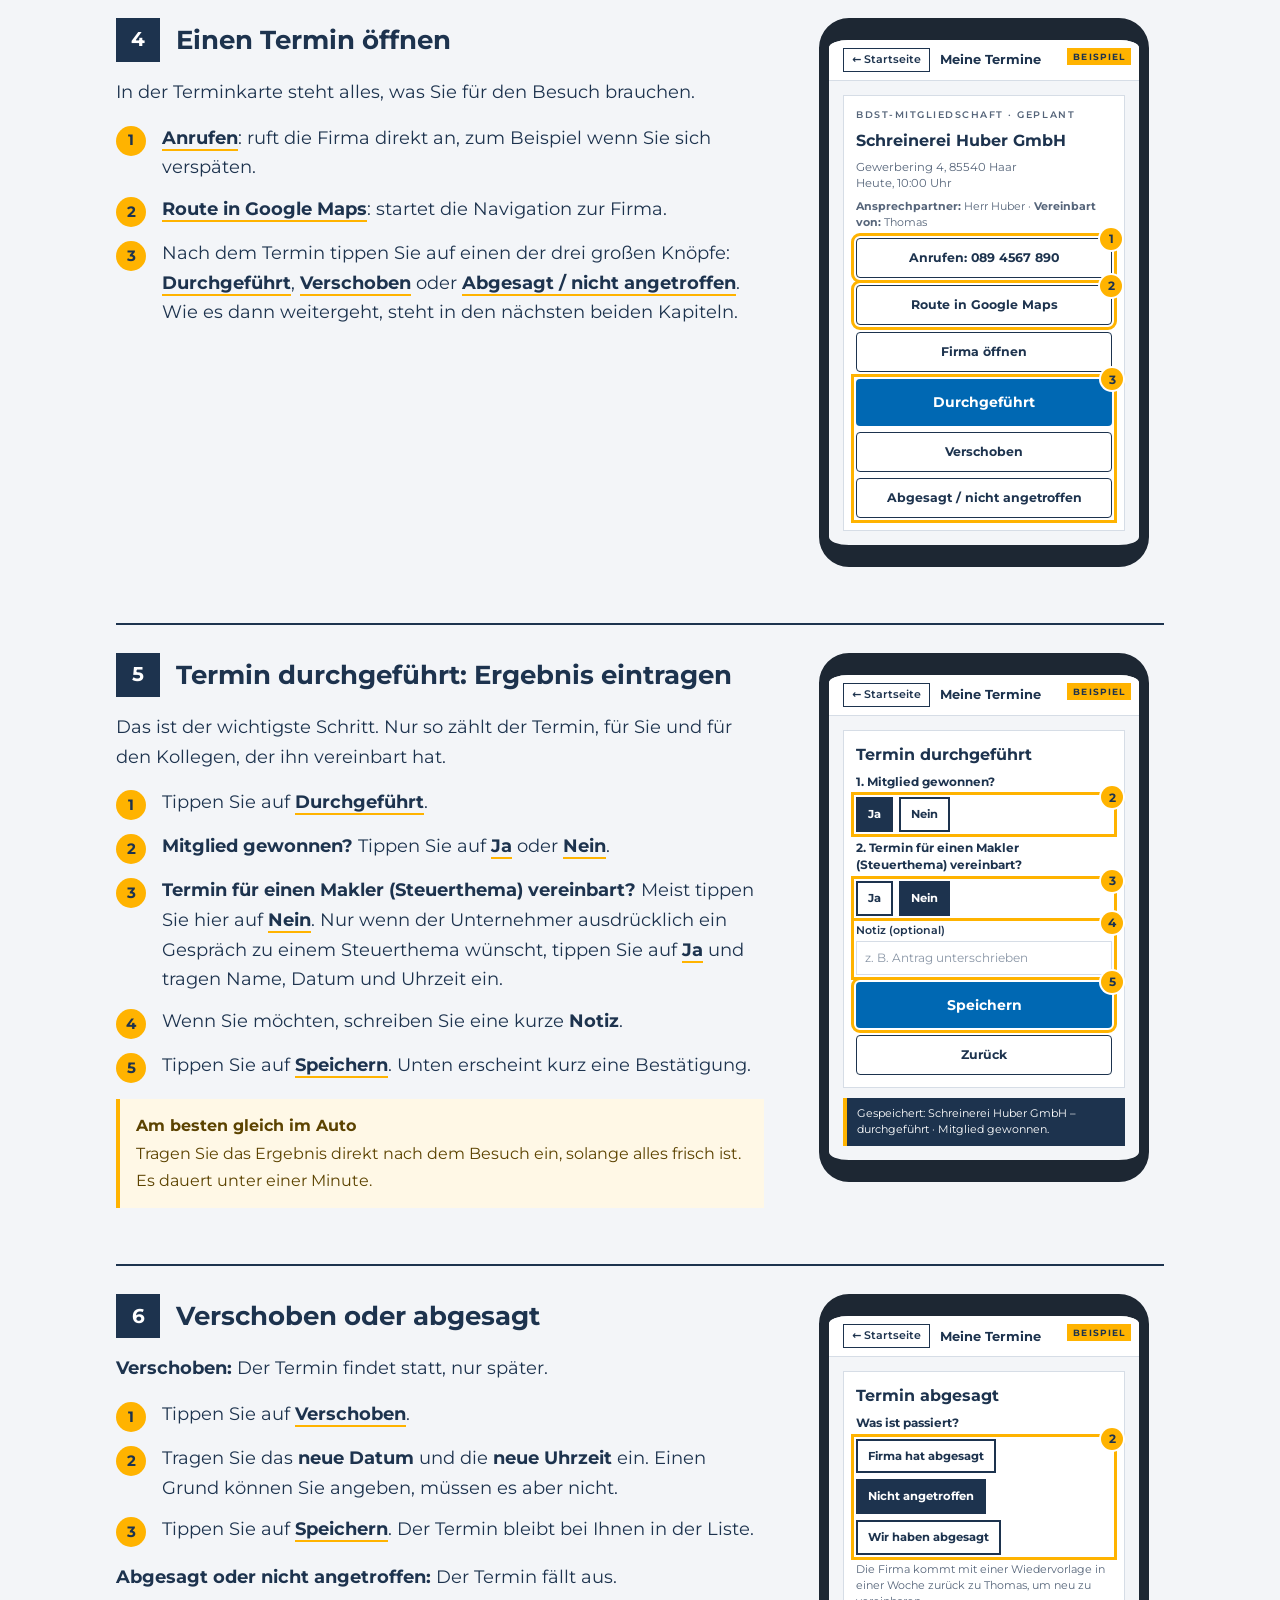
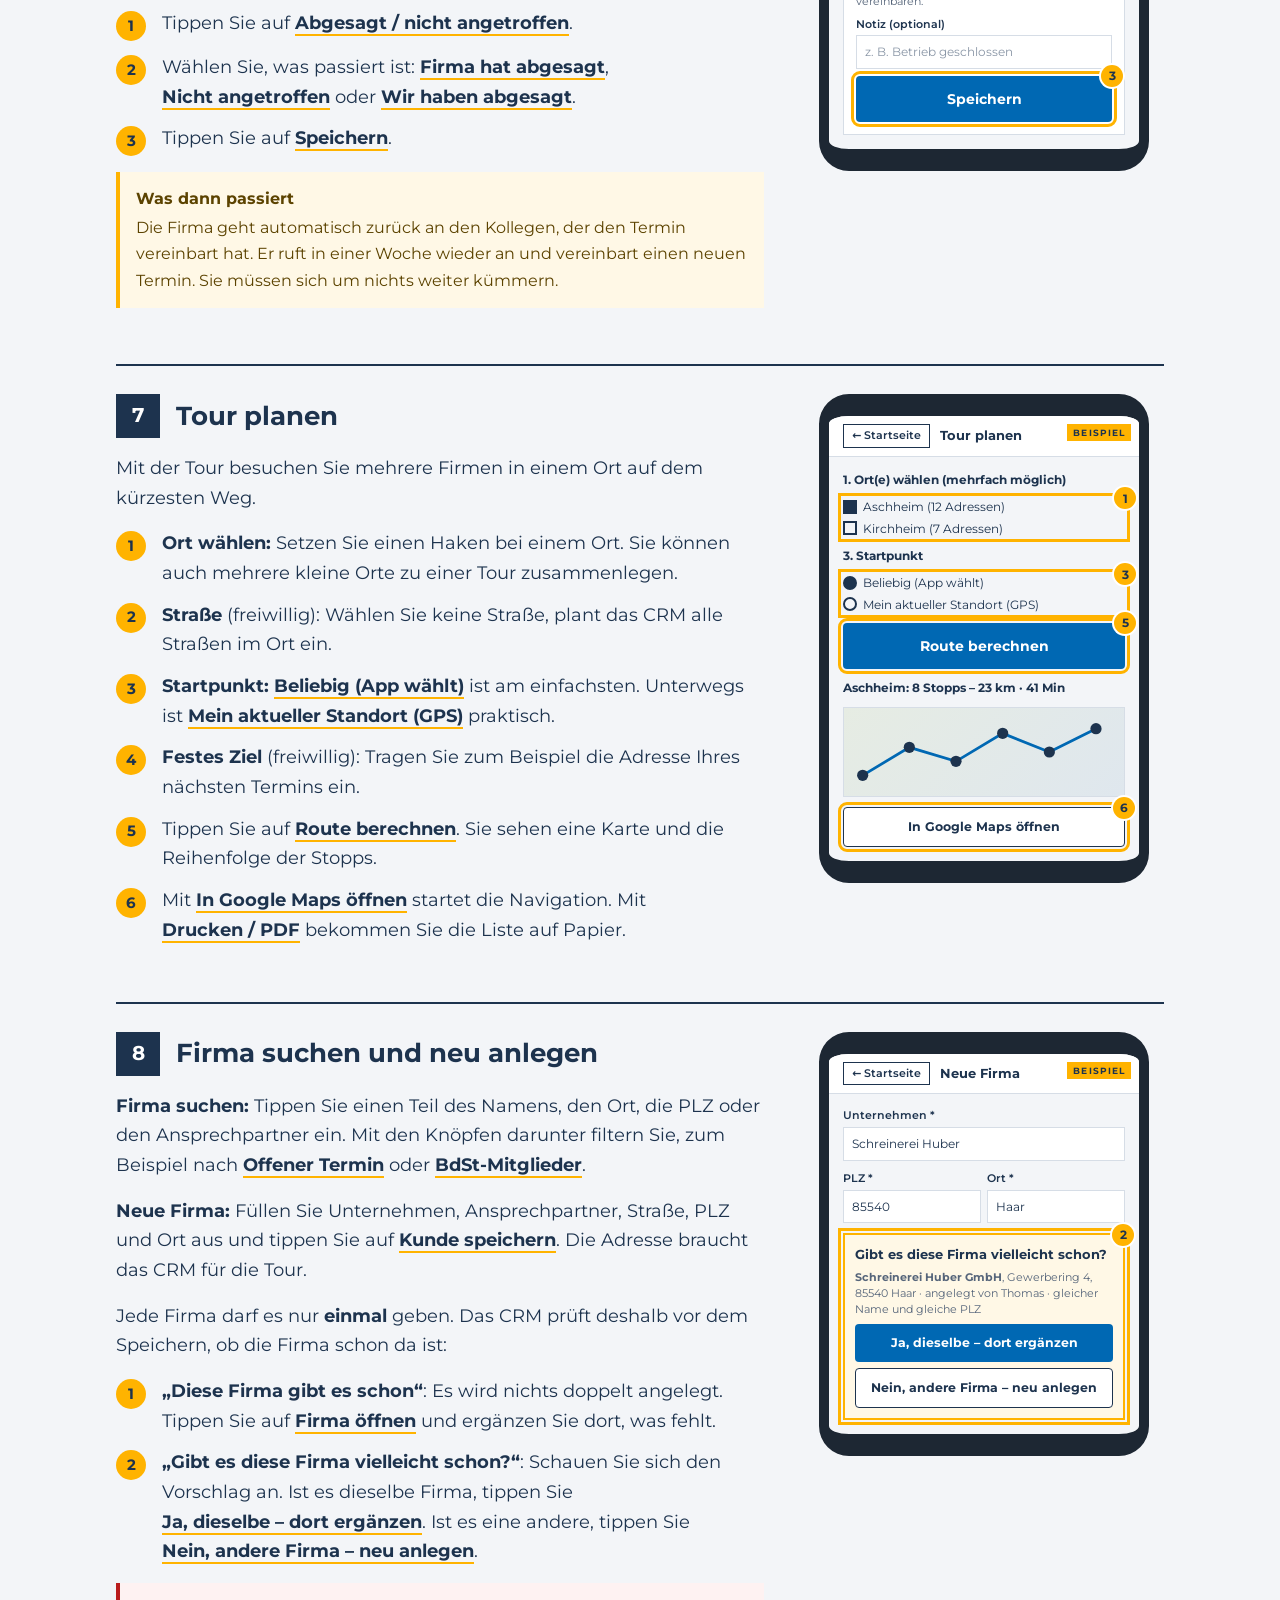
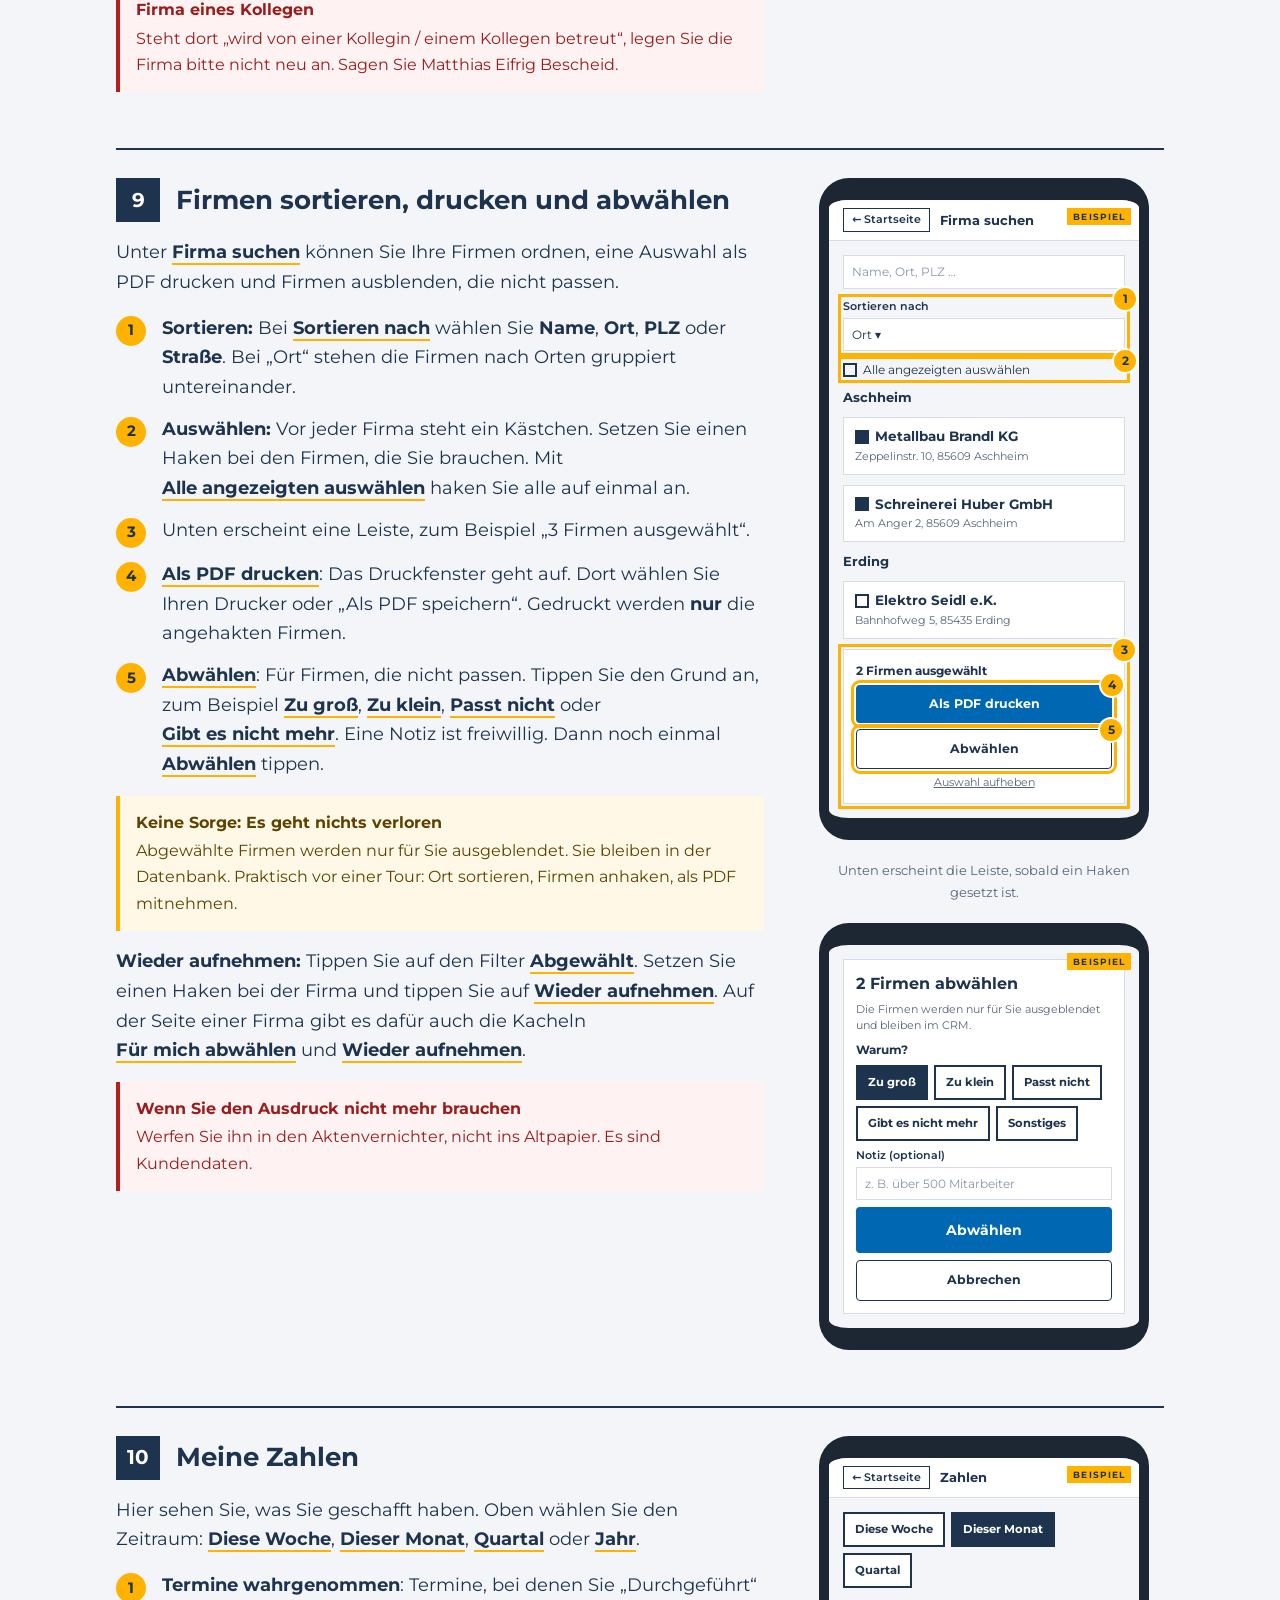
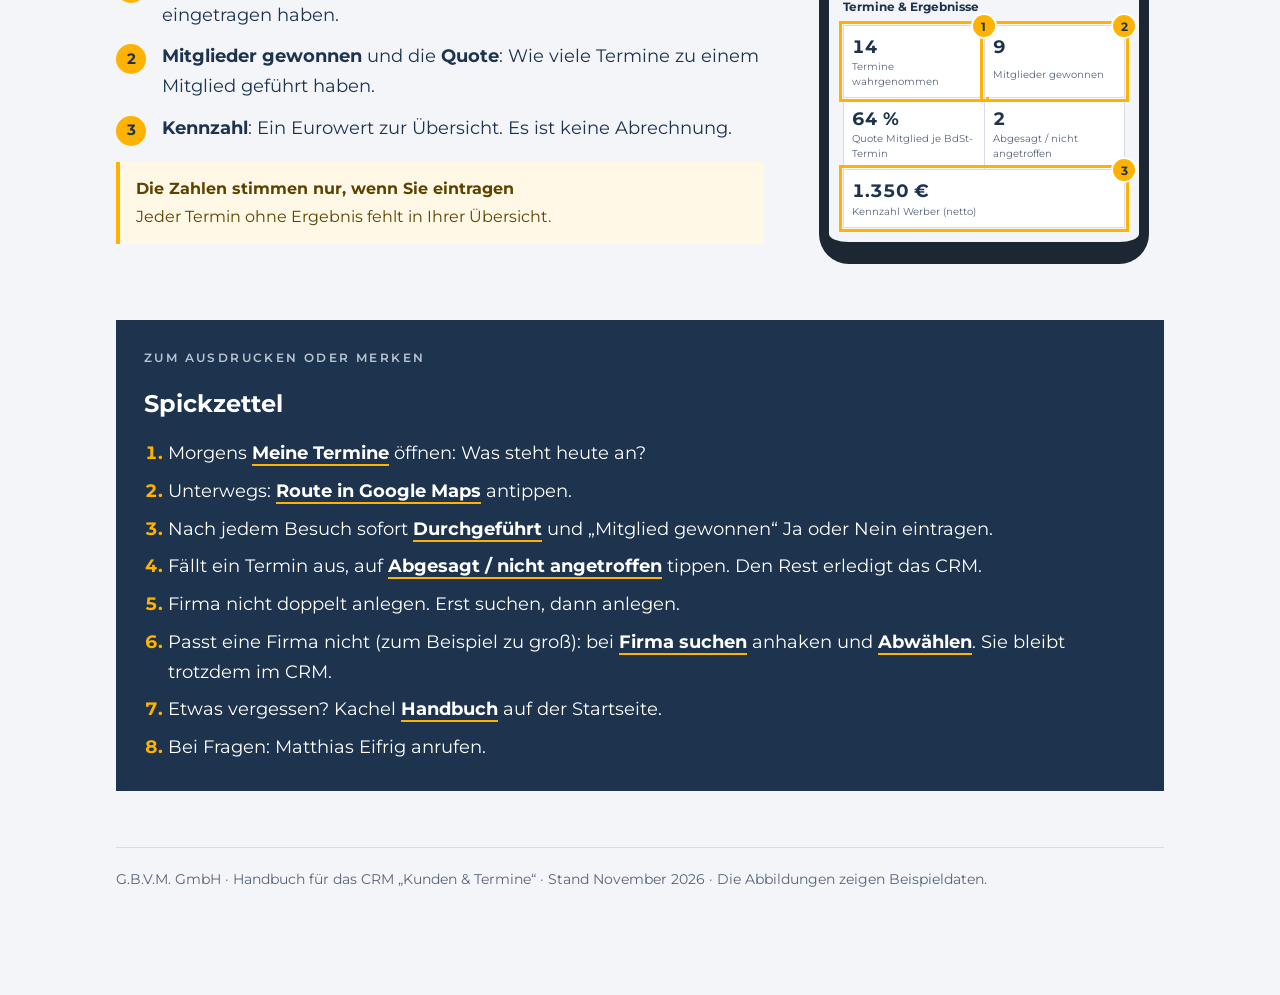
<file: handbuch/werber.html>
<!doctype html>
<html lang="de">
<head>
<meta charset="utf-8">
<meta name="viewport" content="width=device-width,initial-scale=1,viewport-fit=cover">
<meta name="robots" content="noindex,nofollow">
<title>Handbuch BdSt-Werber</title>
<link rel="icon" href="../assets/gbvm-logo-nachtblau.svg">
<link rel="stylesheet" href="handbuch.css?v=20261120a">
</head>
<body>
<div class="backbar no-print"><div class="wrap"><a href="../">← Zurück zum CRM</a><button type="button" onclick="window.print()">Drucken / PDF</button></div></div>
<svg xmlns="http://www.w3.org/2000/svg" style="display:none" aria-hidden="true">
  <symbol id="i-phone" viewBox="0 0 24 24"><path fill="none" stroke="currentColor" stroke-width="1.8" stroke-linejoin="round" d="M5 3h4l2 5-2.5 1.5a11 11 0 0 0 6 6L16 13l5 2v4a2 2 0 0 1-2 2A17 17 0 0 1 3 5a2 2 0 0 1 2-2z"/></symbol>
  <symbol id="i-cal" viewBox="0 0 24 24"><g fill="none" stroke="currentColor" stroke-width="1.8" stroke-linecap="round" stroke-linejoin="round"><rect x="3.5" y="5" width="17" height="15.5"/><path d="M3.5 9.5h17M8 3v4M16 3v4M8.5 14.5l2.5 2.5 4.5-4.5"/></g></symbol>
  <symbol id="i-search" viewBox="0 0 24 24"><g fill="none" stroke="currentColor" stroke-width="1.8" stroke-linecap="round"><circle cx="10.5" cy="10.5" r="6.5"/><path d="M15.5 15.5 21 21"/></g></symbol>
  <symbol id="i-house" viewBox="0 0 24 24"><g fill="none" stroke="currentColor" stroke-width="1.8" stroke-linecap="round" stroke-linejoin="round"><path d="M4 10.5 12 4l8 6.5V20H4z"/><path d="M12 10v7M8.5 13.5h7"/></g></symbol>
  <symbol id="i-pin" viewBox="0 0 24 24"><g fill="none" stroke="currentColor" stroke-width="1.8" stroke-linejoin="round"><path d="M12 21s-6.5-6-6.5-11a6.5 6.5 0 0 1 13 0c0 5-6.5 11-6.5 11z"/><circle cx="12" cy="10" r="2.3"/></g></symbol>
  <symbol id="i-chart" viewBox="0 0 24 24"><g fill="none" stroke="currentColor" stroke-width="1.8" stroke-linecap="round"><path d="M4 3v17h17"/><path d="M8.5 16v-5M12.5 16V8M16.5 16v-3"/></g></symbol>
  <symbol id="i-book" viewBox="0 0 24 24"><g fill="none" stroke="currentColor" stroke-width="1.8" stroke-linecap="round" stroke-linejoin="round"><path d="M4 4.5h6a2 2 0 0 1 2 2V20a1.5 1.5 0 0 0-1.5-1.5H4z"/><path d="M20 4.5h-6a2 2 0 0 0-2 2V20a1.5 1.5 0 0 1 1.5-1.5H20z"/></g></symbol>
</svg>


<header class="mast">
  <div class="wrap">
    <img src="../assets/gbvm-logo-weiss.svg" alt="G.B.V.M. GmbH">
    <div class="mast-text">
      <span class="kennung">Kunden &amp; Termine · Handbuch</span>
      <h1>Handbuch für BdSt-Werber</h1>
      <p>So arbeiten Sie Schritt für Schritt mit dem CRM: Termine wahrnehmen, Ergebnis eintragen, Touren planen.</p>
    </div>
  </div>
</header>

<main><div class="wrap">

<section class="intro">
  <div>
    <h2>Worum es geht</h2>
    <p>Sie gewinnen Mitglieder für den Bund der Steuerzahler in Bayern. Die Termine dafür vereinbart in der Regel unser Kollege am Telefon (Pre-Sales). Sie finden diese Termine im CRM, fahren hin und tragen danach mit wenigen Klicks ein, wie es gelaufen ist.</p>
    <p>Das CRM öffnen Sie im Browser, am Handy, Tablet oder PC, unter <b>crm.mittelstand-beratung.com</b>.</p>
  </div>
  <div class="role-card">
    <h3>Ihre Aufgaben im CRM</h3>
    <ul>
      <li>Termine ansehen unter <span class="ui">Meine Termine</span></li>
      <li>Nach jedem Termin das Ergebnis eintragen</li>
      <li>Touren durch einen Ort planen</li>
      <li>Firmen suchen oder neu anlegen</li>
      <li>Firmenlisten als PDF drucken, unpassende Firmen abwählen</li>
      <li>Eigene Erfolge sehen unter <span class="ui">Meine Zahlen</span></li>
    </ul>
  </div>
</section>

<nav class="toc" aria-label="Inhalt">
  <h2>Inhalt</h2>
  <ol>
    <li><a href="#anmelden">Anmelden</a></li>
    <li><a href="#start">Die Startseite</a></li>
    <li><a href="#termine">Meine Termine</a></li>
    <li><a href="#oeffnen">Einen Termin öffnen</a></li>
    <li><a href="#ergebnis">Ergebnis eintragen</a></li>
    <li><a href="#verschoben">Verschoben oder abgesagt</a></li>
    <li><a href="#tour">Tour planen</a></li>
    <li><a href="#firma">Firma suchen und anlegen</a></li>
    <li><a href="#auswahl">Sortieren, drucken, abwählen</a></li>
    <li><a href="#zahlen">Meine Zahlen</a></li>
    <li><a href="#spick">Spickzettel</a></li>
  </ol>
</nav>

<!-- 1 Anmelden -->
<section class="chapter" id="anmelden">
  <div class="ch-text">
    <div class="ch-head"><span class="ch-num">1</span><h2>Anmelden</h2></div>
    <ol class="steps">
      <li><span>Öffnen Sie <b>crm.mittelstand-beratung.com</b> im Browser.</span></li>
      <li><span>Geben Sie Ihre <b>E-Mail-Adresse</b> und Ihr <b>Passwort</b> ein. Beides haben Sie von Matthias Eifrig bekommen.</span></li>
      <li><span>Tippen Sie auf den blauen Knopf <span class="ui">Anmelden</span>.</span></li>
      <li><span>Es erscheint eine Begrüßung mit einem Spruch für den Tag. Danach sehen Sie die Startseite.</span></li>
    </ol>
    <div class="tip"><b>Tipp fürs Handy</b>Legen Sie sich das CRM als Symbol auf den Startbildschirm. Im Browser-Menü heißt das „Zum Startbildschirm hinzufügen“. Dann reicht künftig ein Tipp.</div>
    <div class="tip"><b>Die Begrüßung</b>Nach dem Anmelden sehen Sie einige Sekunden lang einen Spruch für den Tag. Wer nicht warten möchte, tippt einfach irgendwo auf den Bildschirm.</div>
    <div class="warn"><b>Passwort vergessen?</b>Melden Sie sich bei Matthias Eifrig. Geben Sie Ihr Passwort nie an andere weiter.</div>
  </div>
  <div class="shots">
    <div class="phone" role="img" aria-label="Anmeldeseite des CRM">
      <span class="sample">Beispiel</span>
      <div class="a-head"><span class="k">Finanzen | Vorsorge | Versichern | Immobilien</span><span class="t"><img src="../assets/gbvm-logo-weiss.svg" alt="">Kunden &amp; Termine</span></div>
      <div class="a-body">
        <div class="a-card" style="border-top:4px solid var(--a-navy)">
          <h4>Anmelden</h4>
          <span class="a-note">Zugangsdaten hast du von deinem Chef/Admin erhalten.</span>
          <div class="a-field hl" data-pin="2"><label>E-Mail</label><div class="a-input">walter@…</div></div>
          <div class="a-field"><label>Passwort</label><div class="a-input">••••••••</div></div>
          <div class="a-btn big hl" data-pin="3">Anmelden</div>
        </div>
      </div>
    </div>
  </div>
</section>

<!-- 2 Startseite -->
<section class="chapter" id="start">
  <div class="ch-text">
    <div class="ch-head"><span class="ch-num">2</span><h2>Die Startseite</h2></div>
    <p>Die Startseite zeigt große Kacheln. Sie sehen nur die Kacheln, die Sie für Ihre Arbeit brauchen.</p>
    <div class="tbl"><table>
      <thead><tr><th>Kachel</th><th>Wofür</th></tr></thead>
      <tbody>
        <tr><td>Meine Termine</td><td>Ihre Termine sehen und nach dem Besuch das Ergebnis eintragen. Die gelbe Marke zeigt, was heute ansteht und wo noch ein Ergebnis fehlt.</td></tr>
        <tr><td>Firma suchen</td><td>Eine Firma nach Name, Ort, PLZ oder Ansprechpartner finden.</td></tr>
        <tr><td>Neue Firma</td><td>Eine Firma anlegen, die noch nicht im System ist.</td></tr>
        <tr><td>Tour planen</td><td>Eine Route durch einen oder mehrere Orte berechnen.</td></tr>
        <tr><td>Meine Zahlen</td><td>Ihre Besuche und gewonnenen Mitglieder.</td></tr>
        <tr><td>Handbuch</td><td>Dieses Handbuch. Es öffnet sich direkt im CRM, passend zu Ihrer Aufgabe.</td></tr>
      </tbody>
    </table></div>
    <div class="tip"><b>Zurück zur Startseite</b>In jedem Bereich steht oben links der Knopf <span class="ui">← Startseite</span>. Er ist immer an derselben Stelle.</div>
  </div>
  <div class="shots">
    <div class="phone" role="img" aria-label="Startseite mit Kacheln">
      <span class="sample">Beispiel</span>
      <div class="a-head"><span class="k">Finanzen | Vorsorge | Versichern | Immobilien</span><span class="t"><img src="../assets/gbvm-logo-weiss.svg" alt="">Kunden &amp; Termine</span></div>
      <div class="a-user"><span>Walter (BdSt-Werber)</span><span>Abmelden</span></div>
      <div class="a-body">
        <span class="a-eyebrow">BdSt-Werber</span>
        <span class="a-hello">Guten Tag, Walter</span>
        <span class="a-saying">Ein Mitglied mehr heißt eine Stimme mehr gegen Verschwendung.</span>
        <span class="a-rule"></span>
        <div class="a-tiles">
          <div class="a-tile hl" data-pin="1"><span class="a-eyebrow">Termine</span><span class="gl"></span><span class="tt"><svg><use href="#i-cal"/></svg>Meine Termine</span><span class="d">Termine wahrnehmen und Ergebnis eintragen</span><span class="a-badge">2 heute · 1 Ergebnis fehlt</span></div>
          <div class="a-tile"><span class="a-eyebrow">Firmen</span><span class="gl"></span><span class="tt"><svg><use href="#i-search"/></svg>Firma suchen</span></div>
          <div class="a-tile"><span class="a-eyebrow">Firmen</span><span class="gl"></span><span class="tt"><svg><use href="#i-house"/></svg>Neue Firma</span></div>
          <div class="a-tile"><span class="a-eyebrow">Unterwegs</span><span class="gl"></span><span class="tt"><svg><use href="#i-pin"/></svg>Tour planen</span></div>
          <div class="a-tile"><span class="a-eyebrow">Übersicht</span><span class="gl"></span><span class="tt"><svg><use href="#i-chart"/></svg>Meine Zahlen</span></div>
          <div class="a-tile"><span class="a-eyebrow">Hilfe</span><span class="gl"></span><span class="tt"><svg><use href="#i-book"/></svg>Handbuch</span></div>
        </div>
      </div>
    </div>
  </div>
</section>

<!-- 3 Meine Termine -->
<section class="chapter" id="termine">
  <div class="ch-text">
    <div class="ch-head"><span class="ch-num">3</span><h2>Meine Termine</h2></div>
    <p>Hier stehen alle Termine, die für Sie vereinbart wurden. Sie sind in Gruppen sortiert:</p>
    <ol class="steps">
      <li><span><b>Bitte Ergebnis eintragen</b>: Diese Termine liegen in der Vergangenheit, aber es fehlt noch Ihr Eintrag. Diese Gruppe erscheint nur, wenn etwas fehlt. Erledigen Sie sie zuerst.</span></li>
      <li><span><b>Heute</b>: Ihre Termine von heute.</span></li>
      <li><span><b>Demnächst</b>: die nächsten Termine.</span></li>
      <li><span><b>Erledigt</b>: abgeschlossene Termine. Mit einem Tipp klappen Sie die Liste auf.</span></li>
    </ol>
    <p>Bei jedem Termin sehen Sie Uhrzeit, Firma, Ort, wer den Termin vereinbart hat und wer Ihr Ansprechpartner ist. Tippen Sie auf einen Termin, um ihn zu öffnen.</p>
    <div class="tip"><b>Nach drei Tagen kommt eine Erinnerung</b>Wenn Sie nach einem Termin nichts eintragen, erinnert Sie die Kachel auf der Startseite mit „Ergebnis fehlt“.</div>
  </div>
  <div class="shots">
    <div class="phone" role="img" aria-label="Liste Meine Termine">
      <span class="sample">Beispiel</span>
      <div class="a-bar"><span>← Startseite</span><span>Meine Termine</span></div>
      <div class="a-body">
        <span class="a-group hl" data-pin="1">Bitte Ergebnis eintragen <span class="a-pill">1</span></span>
        <div class="a-item late"><span class="w">10.11.2026, 14:00 Uhr</span><span class="n">Metallbau Brandl KG</span><span class="m">85609 Aschheim · BdSt-Mitgliedschaft</span></div>
        <span class="a-group hl" data-pin="2">Heute <span class="a-pill">2</span></span>
        <div class="a-item"><span class="w">Heute, 10:00 Uhr</span><span class="n">Schreinerei Huber GmbH</span><span class="m">85540 Haar · BdSt-Mitgliedschaft</span><span class="m">vereinbart von Thomas · Ansprechpartner: Herr Huber</span><span class="l">Firma öffnen</span></div>
        <div class="a-item"><span class="w">Heute, 13:30 Uhr</span><span class="n">Elektro Seidl e.K.</span><span class="m">85551 Kirchheim · BdSt-Mitgliedschaft</span></div>
        <span class="a-group hl" data-pin="3">Demnächst <span class="a-pill">4</span></span>
        <span class="a-group hl" data-pin="4">Erledigt (12) ▾</span>
      </div>
    </div>
  </div>
</section>

<!-- 4 Termin öffnen -->
<section class="chapter" id="oeffnen">
  <div class="ch-text">
    <div class="ch-head"><span class="ch-num">4</span><h2>Einen Termin öffnen</h2></div>
    <p>In der Terminkarte steht alles, was Sie für den Besuch brauchen.</p>
    <ol class="steps">
      <li><span><span class="ui">Anrufen</span>: ruft die Firma direkt an, zum Beispiel wenn Sie sich verspäten.</span></li>
      <li><span><span class="ui">Route in Google Maps</span>: startet die Navigation zur Firma.</span></li>
      <li><span>Nach dem Termin tippen Sie auf einen der drei großen Knöpfe: <span class="ui">Durchgeführt</span>, <span class="ui">Verschoben</span> oder <span class="ui">Abgesagt / nicht angetroffen</span>. Wie es dann weitergeht, steht in den nächsten beiden Kapiteln.</span></li>
    </ol>
  </div>
  <div class="shots">
    <div class="phone" role="img" aria-label="Terminkarte">
      <span class="sample">Beispiel</span>
      <div class="a-bar"><span>← Startseite</span><span>Meine Termine</span></div>
      <div class="a-body">
        <div class="a-card">
          <span class="a-eyebrow">BdSt-Mitgliedschaft · geplant</span>
          <h4>Schreinerei Huber GmbH</h4>
          <span class="addr">Gewerbering 4, 85540 Haar<br>Heute, 10:00 Uhr</span>
          <span class="a-note"><b>Ansprechpartner:</b> Herr Huber · <b>Vereinbart von:</b> Thomas</span>
          <div class="a-btn sec hl" data-pin="1">Anrufen: 089 4567 890</div>
          <div class="a-btn sec hl" data-pin="2">Route in Google Maps</div>
          <div class="a-btn sec">Firma öffnen</div>
          <div class="hl" data-pin="3" style="display:grid;gap:6px">
            <div class="a-btn big">Durchgeführt</div>
            <div class="a-btn sec">Verschoben</div>
            <div class="a-btn sec">Abgesagt / nicht angetroffen</div>
          </div>
        </div>
      </div>
    </div>
  </div>
</section>

<!-- 5 Ergebnis -->
<section class="chapter" id="ergebnis">
  <div class="ch-text">
    <div class="ch-head"><span class="ch-num">5</span><h2>Termin durchgeführt: Ergebnis eintragen</h2></div>
    <p>Das ist der wichtigste Schritt. Nur so zählt der Termin, für Sie und für den Kollegen, der ihn vereinbart hat.</p>
    <ol class="steps">
      <li><span>Tippen Sie auf <span class="ui">Durchgeführt</span>.</span></li>
      <li><span><b>Mitglied gewonnen?</b> Tippen Sie auf <span class="ui">Ja</span> oder <span class="ui">Nein</span>.</span></li>
      <li><span><b>Termin für einen Makler (Steuerthema) vereinbart?</b> Meist tippen Sie hier auf <span class="ui">Nein</span>. Nur wenn der Unternehmer ausdrücklich ein Gespräch zu einem Steuerthema wünscht, tippen Sie auf <span class="ui">Ja</span> und tragen Name, Datum und Uhrzeit ein.</span></li>
      <li><span>Wenn Sie möchten, schreiben Sie eine kurze <b>Notiz</b>.</span></li>
      <li><span>Tippen Sie auf <span class="ui">Speichern</span>. Unten erscheint kurz eine Bestätigung.</span></li>
    </ol>
    <div class="tip"><b>Am besten gleich im Auto</b>Tragen Sie das Ergebnis direkt nach dem Besuch ein, solange alles frisch ist. Es dauert unter einer Minute.</div>
  </div>
  <div class="shots">
    <div class="phone" role="img" aria-label="Formular Termin durchgeführt">
      <span class="sample">Beispiel</span>
      <div class="a-bar"><span>← Startseite</span><span>Meine Termine</span></div>
      <div class="a-body">
        <div class="a-card">
          <h4>Termin durchgeführt</h4>
          <span class="a-step">1. Mitglied gewonnen?</span>
          <div class="a-choice hl" data-pin="2"><span class="on">Ja</span><span>Nein</span></div>
          <span class="a-step">2. Termin für einen Makler (Steuerthema) vereinbart?</span>
          <div class="a-choice hl" data-pin="3"><span>Ja</span><span class="on">Nein</span></div>
          <div class="a-field hl" data-pin="4"><label>Notiz (optional)</label><div class="a-input ph">z. B. Antrag unterschrieben</div></div>
          <div class="a-btn big hl" data-pin="5">Speichern</div>
          <div class="a-btn sec">Zurück</div>
        </div>
        <div class="a-toast">Gespeichert: Schreinerei Huber GmbH – durchgeführt · Mitglied gewonnen.</div>
      </div>
    </div>
  </div>
</section>

<!-- 6 Verschoben / abgesagt -->
<section class="chapter" id="verschoben">
  <div class="ch-text">
    <div class="ch-head"><span class="ch-num">6</span><h2>Verschoben oder abgesagt</h2></div>
    <p><b>Verschoben:</b> Der Termin findet statt, nur später.</p>
    <ol class="steps">
      <li><span>Tippen Sie auf <span class="ui">Verschoben</span>.</span></li>
      <li><span>Tragen Sie das <b>neue Datum</b> und die <b>neue Uhrzeit</b> ein. Einen Grund können Sie angeben, müssen es aber nicht.</span></li>
      <li><span>Tippen Sie auf <span class="ui">Speichern</span>. Der Termin bleibt bei Ihnen in der Liste.</span></li>
    </ol>
    <p><b>Abgesagt oder nicht angetroffen:</b> Der Termin fällt aus.</p>
    <ol class="steps">
      <li><span>Tippen Sie auf <span class="ui">Abgesagt / nicht angetroffen</span>.</span></li>
      <li><span>Wählen Sie, was passiert ist: <span class="ui">Firma hat abgesagt</span>, <span class="ui">Nicht angetroffen</span> oder <span class="ui">Wir haben abgesagt</span>.</span></li>
      <li><span>Tippen Sie auf <span class="ui">Speichern</span>.</span></li>
    </ol>
    <div class="tip"><b>Was dann passiert</b>Die Firma geht automatisch zurück an den Kollegen, der den Termin vereinbart hat. Er ruft in einer Woche wieder an und vereinbart einen neuen Termin. Sie müssen sich um nichts weiter kümmern.</div>
  </div>
  <div class="shots">
    <div class="phone" role="img" aria-label="Formular Termin abgesagt">
      <span class="sample">Beispiel</span>
      <div class="a-bar"><span>← Startseite</span><span>Meine Termine</span></div>
      <div class="a-body">
        <div class="a-card">
          <h4>Termin abgesagt</h4>
          <span class="a-step">Was ist passiert?</span>
          <div class="a-choice hl" data-pin="2"><span>Firma hat abgesagt</span><span class="on">Nicht angetroffen</span><span>Wir haben abgesagt</span></div>
          <span class="a-note">Die Firma kommt mit einer Wiedervorlage in einer Woche zurück zu Thomas, um neu zu vereinbaren.</span>
          <div class="a-field"><label>Notiz (optional)</label><div class="a-input ph">z. B. Betrieb geschlossen</div></div>
          <div class="a-btn big hl" data-pin="3">Speichern</div>
        </div>
      </div>
    </div>
  </div>
</section>

<!-- 7 Tour -->
<section class="chapter" id="tour">
  <div class="ch-text">
    <div class="ch-head"><span class="ch-num">7</span><h2>Tour planen</h2></div>
    <p>Mit der Tour besuchen Sie mehrere Firmen in einem Ort auf dem kürzesten Weg.</p>
    <ol class="steps">
      <li><span><b>Ort wählen:</b> Setzen Sie einen Haken bei einem Ort. Sie können auch mehrere kleine Orte zu einer Tour zusammenlegen.</span></li>
      <li><span><b>Straße</b> (freiwillig): Wählen Sie keine Straße, plant das CRM alle Straßen im Ort ein.</span></li>
      <li><span><b>Startpunkt:</b> <span class="ui">Beliebig (App wählt)</span> ist am einfachsten. Unterwegs ist <span class="ui">Mein aktueller Standort (GPS)</span> praktisch.</span></li>
      <li><span><b>Festes Ziel</b> (freiwillig): Tragen Sie zum Beispiel die Adresse Ihres nächsten Termins ein.</span></li>
      <li><span>Tippen Sie auf <span class="ui">Route berechnen</span>. Sie sehen eine Karte und die Reihenfolge der Stopps.</span></li>
      <li><span>Mit <span class="ui">In Google Maps öffnen</span> startet die Navigation. Mit <span class="ui">Drucken / PDF</span> bekommen Sie die Liste auf Papier.</span></li>
    </ol>
  </div>
  <div class="shots">
    <div class="phone" role="img" aria-label="Tour planen">
      <span class="sample">Beispiel</span>
      <div class="a-bar"><span>← Startseite</span><span>Tour planen</span></div>
      <div class="a-body">
        <span class="a-step">1. Ort(e) wählen (mehrfach möglich)</span>
        <div class="hl" data-pin="1" style="display:grid;gap:4px"><span class="a-check"><i class="on"></i>Aschheim (12 Adressen)</span><span class="a-check"><i></i>Kirchheim (7 Adressen)</span></div>
        <span class="a-step">3. Startpunkt</span>
        <div class="hl" data-pin="3" style="display:grid;gap:4px"><span class="a-check a-radio"><i class="on"></i>Beliebig (App wählt)</span><span class="a-check a-radio"><i></i>Mein aktueller Standort (GPS)</span></div>
        <div class="a-btn big hl" data-pin="5">Route berechnen</div>
        <span class="a-step">Aschheim: 8 Stopps – 23 km · 41 Min</span>
        <div class="a-route"><svg viewBox="0 0 300 90" aria-hidden="true"><polyline points="20,70 70,40 120,55 170,25 220,45 270,20" fill="none" stroke="#0068b3" stroke-width="3"/><g fill="#1d334e"><circle cx="20" cy="70" r="6"/><circle cx="70" cy="40" r="6"/><circle cx="120" cy="55" r="6"/><circle cx="170" cy="25" r="6"/><circle cx="220" cy="45" r="6"/><circle cx="270" cy="20" r="6"/></g></svg></div>
        <div class="a-btn sec hl" data-pin="6">In Google Maps öffnen</div>
      </div>
    </div>
  </div>
</section>

<!-- 8 Firma -->
<section class="chapter" id="firma">
  <div class="ch-text">
    <div class="ch-head"><span class="ch-num">8</span><h2>Firma suchen und neu anlegen</h2></div>
    <p><b>Firma suchen:</b> Tippen Sie einen Teil des Namens, den Ort, die PLZ oder den Ansprechpartner ein. Mit den Knöpfen darunter filtern Sie, zum Beispiel nach <span class="ui">Offener Termin</span> oder <span class="ui">BdSt-Mitglieder</span>.</p>
    <p><b>Neue Firma:</b> Füllen Sie Unternehmen, Ansprechpartner, Straße, PLZ und Ort aus und tippen Sie auf <span class="ui">Kunde speichern</span>. Die Adresse braucht das CRM für die Tour.</p>
    <p>Jede Firma darf es nur <b>einmal</b> geben. Das CRM prüft deshalb vor dem Speichern, ob die Firma schon da ist:</p>
    <ol class="steps">
      <li><span><b>„Diese Firma gibt es schon“</b>: Es wird nichts doppelt angelegt. Tippen Sie auf <span class="ui">Firma öffnen</span> und ergänzen Sie dort, was fehlt.</span></li>
      <li><span><b>„Gibt es diese Firma vielleicht schon?“</b>: Schauen Sie sich den Vorschlag an. Ist es dieselbe Firma, tippen Sie <span class="ui">Ja, dieselbe – dort ergänzen</span>. Ist es eine andere, tippen Sie <span class="ui">Nein, andere Firma – neu anlegen</span>.</span></li>
    </ol>
    <div class="warn"><b>Firma eines Kollegen</b>Steht dort „wird von einer Kollegin / einem Kollegen betreut“, legen Sie die Firma bitte nicht neu an. Sagen Sie Matthias Eifrig Bescheid.</div>
  </div>
  <div class="shots">
    <div class="phone" role="img" aria-label="Dublettenprüfung bei neuer Firma">
      <span class="sample">Beispiel</span>
      <div class="a-bar"><span>← Startseite</span><span>Neue Firma</span></div>
      <div class="a-body">
        <div class="a-field"><label>Unternehmen *</label><div class="a-input">Schreinerei Huber</div></div>
        <div class="a-grid2"><div class="a-field"><label>PLZ *</label><div class="a-input">85540</div></div><div class="a-field"><label>Ort *</label><div class="a-input">Haar</div></div></div>
        <div class="a-dup hl" data-pin="2">
          <span class="ti">Gibt es diese Firma vielleicht schon?</span>
          <span class="a-note"><b>Schreinerei Huber GmbH</b>, Gewerbering 4, 85540 Haar · angelegt von Thomas · gleicher Name und gleiche PLZ</span>
          <div class="a-btn">Ja, dieselbe – dort ergänzen</div>
          <div class="a-btn sec">Nein, andere Firma – neu anlegen</div>
        </div>
      </div>
    </div>
  </div>
</section>

<!-- 9 Auswahl -->
<section class="chapter" id="auswahl">
  <div class="ch-text">
    <div class="ch-head"><span class="ch-num">9</span><h2>Firmen sortieren, drucken und abwählen</h2></div>
    <p>Unter <span class="ui">Firma suchen</span> können Sie Ihre Firmen ordnen, eine Auswahl als PDF drucken und Firmen ausblenden, die nicht passen.</p>
    <ol class="steps">
      <li><span><b>Sortieren:</b> Bei <span class="ui">Sortieren nach</span> wählen Sie <b>Name</b>, <b>Ort</b>, <b>PLZ</b> oder <b>Straße</b>. Bei „Ort“ stehen die Firmen nach Orten gruppiert untereinander.</span></li>
      <li><span><b>Auswählen:</b> Vor jeder Firma steht ein Kästchen. Setzen Sie einen Haken bei den Firmen, die Sie brauchen. Mit <span class="ui">Alle angezeigten auswählen</span> haken Sie alle auf einmal an.</span></li>
      <li><span>Unten erscheint eine Leiste, zum Beispiel „3 Firmen ausgewählt“.</span></li>
      <li><span><span class="ui">Als PDF drucken</span>: Das Druckfenster geht auf. Dort wählen Sie Ihren Drucker oder „Als PDF speichern“. Gedruckt werden <b>nur</b> die angehakten Firmen.</span></li>
      <li><span><span class="ui">Abwählen</span>: Für Firmen, die nicht passen. Tippen Sie den Grund an, zum Beispiel <span class="ui">Zu groß</span>, <span class="ui">Zu klein</span>, <span class="ui">Passt nicht</span> oder <span class="ui">Gibt es nicht mehr</span>. Eine Notiz ist freiwillig. Dann noch einmal <span class="ui">Abwählen</span> tippen.</span></li>
    </ol>
    <div class="tip"><b>Keine Sorge: Es geht nichts verloren</b>Abgewählte Firmen werden nur für Sie ausgeblendet. Sie bleiben in der Datenbank. Praktisch vor einer Tour: Ort sortieren, Firmen anhaken, als PDF mitnehmen.</div>
    <p><b>Wieder aufnehmen:</b> Tippen Sie auf den Filter <span class="ui">Abgewählt</span>. Setzen Sie einen Haken bei der Firma und tippen Sie auf <span class="ui">Wieder aufnehmen</span>. Auf der Seite einer Firma gibt es dafür auch die Kacheln <span class="ui">Für mich abwählen</span> und <span class="ui">Wieder aufnehmen</span>.</p>
    <div class="warn"><b>Wenn Sie den Ausdruck nicht mehr brauchen</b>Werfen Sie ihn in den Aktenvernichter, nicht ins Altpapier. Es sind Kundendaten.</div>
  </div>
  <div class="shots">
    <div class="phone" role="img" aria-label="Firma suchen mit Sortierung, Auswahl und Leiste unten">
      <span class="sample">Beispiel</span>
      <div class="a-bar"><span>← Startseite</span><span>Firma suchen</span></div>
      <div class="a-body">
        <div class="a-input ph">Name, Ort, PLZ …</div>
        <div class="a-field hl" data-pin="1"><label>Sortieren nach</label><div class="a-input">Ort ▾</div></div>
        <span class="a-check hl" data-pin="2"><i></i>Alle angezeigten auswählen</span>
        <span class="a-group">Aschheim</span>
        <div class="a-item"><span class="a-check"><i class="on"></i><span class="n">Metallbau Brandl KG</span></span><span class="m">Zeppelinstr. 10, 85609 Aschheim</span></div>
        <div class="a-item"><span class="a-check"><i class="on"></i><span class="n">Schreinerei Huber GmbH</span></span><span class="m">Am Anger 2, 85609 Aschheim</span></div>
        <span class="a-group">Erding</span>
        <div class="a-item"><span class="a-check"><i></i><span class="n">Elektro Seidl e.K.</span></span><span class="m">Bahnhofweg 5, 85435 Erding</span></div>
        <div class="a-card hl" data-pin="3" style="gap:6px">
          <span class="a-step">2 Firmen ausgewählt</span>
          <div class="a-btn hl" data-pin="4">Als PDF drucken</div>
          <div class="a-btn sec hl" data-pin="5">Abwählen</div>
          <span class="a-note" style="text-align:center;text-decoration:underline">Auswahl aufheben</span>
        </div>
      </div>
    </div>
    <p class="caption">Unten erscheint die Leiste, sobald ein Haken gesetzt ist.</p>
    <div class="phone" role="img" aria-label="Fenster Firmen abwählen mit Gründen">
      <span class="sample">Beispiel</span>
      <div class="a-body">
        <div class="a-card">
          <h4>2 Firmen abwählen</h4>
          <span class="a-note">Die Firmen werden nur für Sie ausgeblendet und bleiben im CRM.</span>
          <span class="a-step">Warum?</span>
          <div class="a-choice"><span class="on">Zu groß</span><span>Zu klein</span><span>Passt nicht</span><span>Gibt es nicht mehr</span><span>Sonstiges</span></div>
          <div class="a-field"><label>Notiz (optional)</label><div class="a-input ph">z. B. über 500 Mitarbeiter</div></div>
          <div class="a-btn big">Abwählen</div>
          <div class="a-btn sec">Abbrechen</div>
        </div>
      </div>
    </div>
  </div>
</section>

<!-- 10 Zahlen -->
<section class="chapter" id="zahlen">
  <div class="ch-text">
    <div class="ch-head"><span class="ch-num">10</span><h2>Meine Zahlen</h2></div>
    <p>Hier sehen Sie, was Sie geschafft haben. Oben wählen Sie den Zeitraum: <span class="ui">Diese Woche</span>, <span class="ui">Dieser Monat</span>, <span class="ui">Quartal</span> oder <span class="ui">Jahr</span>.</p>
    <ol class="steps">
      <li><span><b>Termine wahrgenommen</b>: Termine, bei denen Sie „Durchgeführt“ eingetragen haben.</span></li>
      <li><span><b>Mitglieder gewonnen</b> und die <b>Quote</b>: Wie viele Termine zu einem Mitglied geführt haben.</span></li>
      <li><span><b>Kennzahl</b>: Ein Eurowert zur Übersicht. Es ist keine Abrechnung.</span></li>
    </ol>
    <div class="tip"><b>Die Zahlen stimmen nur, wenn Sie eintragen</b>Jeder Termin ohne Ergebnis fehlt in Ihrer Übersicht.</div>
  </div>
  <div class="shots">
    <div class="phone" role="img" aria-label="Meine Zahlen">
      <span class="sample">Beispiel</span>
      <div class="a-bar"><span>← Startseite</span><span>Zahlen</span></div>
      <div class="a-body">
        <div class="a-choice"><span>Diese Woche</span><span class="on">Dieser Monat</span><span>Quartal</span></div>
        <span class="a-step">Termine &amp; Ergebnisse</span>
        <div class="a-ztiles">
          <div class="hl" data-pin="1"><b>14</b><span>Termine wahrgenommen</span></div>
          <div class="hl" data-pin="2"><b>9</b><span>Mitglieder gewonnen</span></div>
          <div><b>64 %</b><span>Quote Mitglied je BdSt-Termin</span></div>
          <div><b>2</b><span>Abgesagt / nicht angetroffen</span></div>
          <div class="wide hl" data-pin="3"><b>1.350 €</b><span>Kennzahl Werber (netto)</span></div>
        </div>
      </div>
    </div>
  </div>
</section>

<!-- Spickzettel -->
<section class="cheat" id="spick">
  <span class="kennung">Zum Ausdrucken oder Merken</span>
  <h2>Spickzettel</h2>
  <ol>
    <li>Morgens <span class="ui">Meine Termine</span> öffnen: Was steht heute an?</li>
    <li>Unterwegs: <span class="ui">Route in Google Maps</span> antippen.</li>
    <li>Nach jedem Besuch sofort <span class="ui">Durchgeführt</span> und „Mitglied gewonnen“ Ja oder Nein eintragen.</li>
    <li>Fällt ein Termin aus, auf <span class="ui">Abgesagt / nicht angetroffen</span> tippen. Den Rest erledigt das CRM.</li>
    <li>Firma nicht doppelt anlegen. Erst suchen, dann anlegen.</li>
    <li>Passt eine Firma nicht (zum Beispiel zu groß): bei <span class="ui">Firma suchen</span> anhaken und <span class="ui">Abwählen</span>. Sie bleibt trotzdem im CRM.</li>
    <li>Etwas vergessen? Kachel <span class="ui">Handbuch</span> auf der Startseite.</li>
    <li>Bei Fragen: Matthias Eifrig anrufen.</li>
  </ol>
</section>

<footer class="foot">G.B.V.M. GmbH · Handbuch für das CRM „Kunden &amp; Termine“ · Stand November 2026 · Die Abbildungen zeigen Beispieldaten.</footer>

</div></main>

</body>
</html>
</file>
<file: handbuch/handbuch.css>
/* Handbuch-Stil (G.B.V.M. Markenkit). Schrift lokal, keine Google Fonts (DSGVO). */
@font-face { font-family: Montserrat; font-style: normal; font-weight: 400; font-display: swap; src: url("../vendor/fonts/montserrat-latin-400-normal.woff2") format("woff2"); }
@font-face { font-family: Montserrat; font-style: normal; font-weight: 500; font-display: swap; src: url("../vendor/fonts/montserrat-latin-500-normal.woff2") format("woff2"); }
@font-face { font-family: Montserrat; font-style: normal; font-weight: 600; font-display: swap; src: url("../vendor/fonts/montserrat-latin-600-normal.woff2") format("woff2"); }
@font-face { font-family: Montserrat; font-style: normal; font-weight: 700; font-display: swap; src: url("../vendor/fonts/montserrat-latin-700-normal.woff2") format("woff2"); }
body{margin:0}
img{max-width:100%}
/* Layout: navy masthead with the original logo, a numbered chapter index, then one chapter per step: plain-language text on the left, a phone "screenshot" of the CRM on the right. Square edges, 1px lines, gold only as accent (G.B.V.M. look, same as the CRM itself). */
:root{
  --navy:#1d334e; --gold:#ffb300; --blue:#0068b3;
  --bg:#f3f5f8; --paper:#ffffff; --ink:#1d334e; --muted:#56657a; --line:#d6dde6; --link:#0068b3;
  --tip-bg:#fff8e6; --tip-ink:#5c4300; --warn-bg:#fef2f2; --warn-ink:#9b1c1c;
  --head-bg:#1d334e; --head-ink:#ffffff; --head-muted:#b9c4d2;
  --font:"Montserrat","Segoe UI",system-ui,sans-serif;
  /* the screenshots always show the app as it looks (light) */
  --a-bg:#f3f5f8; --a-paper:#ffffff; --a-ink:#1d334e; --a-muted:#56657a; --a-line:#d6dde6;
  --a-navy:#1d334e; --a-gold:#ffb300; --a-blue:#0068b3; --a-green:#1f7a4d; --a-red:#b91c1c; --a-red-bg:#fef2f2; --a-gold-bg:#fff8e6; --a-blue-bg:#eef5fb;
  --frame:#1d2733;
}
@media (prefers-color-scheme:dark){:root:not([data-theme="light"]){
  --bg:#0f1c2e; --paper:#14243a; --ink:#ffffff; --muted:#aab8ca; --line:#2e4866; --link:#5aaee8;
  --tip-bg:#3a2f12; --tip-ink:#ffd877; --warn-bg:#40201e; --warn-ink:#ff9b93;
  --head-bg:#0a1524; --head-muted:#9aa8b8; --frame:#000000;
  color-scheme:dark;}}
:root[data-theme="dark"]{
  --bg:#0f1c2e; --paper:#14243a; --ink:#ffffff; --muted:#aab8ca; --line:#2e4866; --link:#5aaee8;
  --tip-bg:#3a2f12; --tip-ink:#ffd877; --warn-bg:#40201e; --warn-ink:#ff9b93;
  --head-bg:#0a1524; --head-muted:#9aa8b8; --frame:#000000;
  color-scheme:dark;}

*{box-sizing:border-box}
body{background:var(--bg);color:var(--ink);font-family:var(--font);font-size:18px;line-height:1.65}
.wrap{max-width:1080px;margin:0 auto;padding-left:max(16px,env(safe-area-inset-left,0px));padding-right:max(16px,env(safe-area-inset-right,0px))}
a{color:var(--link)}
:focus-visible{outline:3px solid var(--gold);outline-offset:3px}
h1,h2,h3{text-wrap:balance;margin:0}
p{margin:0;max-width:62ch}
.kennung{font-size:12px;font-weight:600;letter-spacing:.2em;text-transform:uppercase}

/* Kopf */
header.mast{background:var(--head-bg);color:var(--head-ink);border-bottom:1px solid var(--gold)}
header.mast .wrap{display:flex;flex-wrap:wrap;align-items:center;gap:24px;padding-block:28px}
header.mast img{width:104px;height:104px;flex:none}
.mast-text{display:grid;gap:6px;min-width:0;flex:1 1 18rem}
.mast-text .kennung{color:var(--head-muted)}
.mast-text h1{font-size:34px;line-height:1.2;font-weight:700}
.mast-text p{color:var(--head-muted);font-size:17px}

main .wrap{display:grid;gap:56px;padding-block:36px 72px}

/* Einleitung + Inhalt */
.intro{display:grid;grid-template-columns:minmax(0,1.2fr) minmax(0,1fr);gap:32px;align-items:start}
@media (max-width:820px){.intro{grid-template-columns:minmax(0,1fr)}}
.intro h2{font-size:26px;margin-bottom:12px}
.intro p+p{margin-top:12px}
.role-card{background:var(--paper);border:1px solid var(--line);padding:22px;display:grid;gap:12px}
.role-card h3{font-size:13px;letter-spacing:.16em;text-transform:uppercase;color:var(--muted)}
.role-card ul{margin:0;padding-left:20px;display:grid;gap:6px}
.toc{background:var(--paper);border:1px solid var(--line);padding:22px}
.toc h2{font-size:13px;letter-spacing:.16em;text-transform:uppercase;color:var(--muted);margin-bottom:12px}
.toc ol{margin:0;padding:0;list-style:none;display:grid;grid-template-columns:repeat(auto-fill,minmax(min(100%,15rem),1fr));gap:4px 24px;counter-reset:t}
.toc li{counter-increment:t;display:flex;gap:10px;align-items:baseline}
.toc li::before{content:counter(t);font-weight:700;color:var(--muted);min-width:1.4em;font-variant-numeric:tabular-nums}
.toc a{text-decoration:none;font-weight:600}
.toc a:hover{text-decoration:underline}

/* Kapitel */
.chapter{display:grid;grid-template-columns:minmax(0,1fr) minmax(0,360px);gap:40px;align-items:start;border-top:2px solid var(--ink);padding-top:28px;scroll-margin-top:88px}
@media (max-width:820px){.chapter{grid-template-columns:minmax(0,1fr)}}
.chapter.wide{grid-template-columns:minmax(0,1fr)}
.ch-text{display:grid;gap:16px;min-width:0}
.ch-num{display:inline-flex;align-items:center;justify-content:center;width:44px;height:44px;background:var(--navy);color:#fff;font-weight:700;font-size:20px}
:root[data-theme="dark"] .ch-num{background:var(--blue)}
@media (prefers-color-scheme:dark){:root:not([data-theme="light"]) .ch-num{background:var(--blue)}}
.ch-head{display:flex;gap:16px;align-items:center}
.ch-head h2{font-size:26px;line-height:1.25}
.steps{margin:0;padding:0;list-style:none;display:grid;gap:12px;counter-reset:s}
.steps li{counter-increment:s;display:grid;grid-template-columns:34px minmax(0,1fr);gap:12px;align-items:start}
.steps li::before{content:counter(s);width:30px;height:30px;border-radius:50%;background:var(--gold);color:#1d334e;font-weight:700;font-size:15px;display:flex;align-items:center;justify-content:center;margin-top:2px}
.steps b{font-weight:700}
.ui{font-weight:700;white-space:nowrap;border-bottom:2px solid var(--gold)}
.tip,.warn{padding:14px 16px;border-left:4px solid var(--gold);background:var(--tip-bg);color:var(--tip-ink);font-size:16px}
.warn{border-left-color:#b91c1c;background:var(--warn-bg);color:var(--warn-ink)}
.tip b,.warn b{display:block;margin-bottom:2px}
.shots{display:grid;gap:20px;justify-items:center;min-width:0}
.caption{font-size:13px;color:var(--muted);text-align:center;max-width:320px}

/* Tabellen */
.tbl{overflow-x:auto}
table{border-collapse:collapse;width:100%;font-size:16px}
th{text-align:left;font-size:12px;letter-spacing:.1em;text-transform:uppercase;color:var(--muted);padding:8px 12px 8px 0;border-bottom:1px solid var(--ink)}
td{padding:10px 12px 10px 0;border-bottom:1px solid var(--line);vertical-align:top}
td:first-child{white-space:nowrap;font-weight:700}

/* Spickzettel */
.cheat{background:var(--navy);color:#fff;padding:28px;display:grid;gap:16px}
:root[data-theme="dark"] .cheat{background:#1d334e}
.cheat h2{font-size:24px}
.cheat .kennung{color:#b9c4d2}
.cheat ol{margin:0;padding-left:24px;display:grid;gap:8px;font-size:18px}
.cheat li::marker{color:var(--gold);font-weight:700}
.cheat .ui{border-bottom-color:var(--gold)}
footer.foot{border-top:1px solid var(--line);padding-block:20px 32px;color:var(--muted);font-size:14px}

/* ============ Handy-"Screenshots" des CRM ============ */
.phone{width:100%;max-width:330px;border:10px solid var(--frame);border-top-width:22px;border-bottom-width:22px;border-radius:30px;background:var(--a-bg);overflow:hidden;color:var(--a-ink);font-family:var(--font);font-size:13px;line-height:1.45;position:relative}
.phone::before{content:"";position:absolute;top:-15px;left:50%;width:60px;height:6px;margin-left:-30px;border-radius:3px;background:#3a4656}
.sample{position:absolute;top:8px;right:8px;z-index:3;background:var(--a-gold);color:#1d334e;font-size:9px;font-weight:700;letter-spacing:.12em;text-transform:uppercase;padding:2px 6px}
.a-head{background:var(--a-navy);color:#fff;padding:12px 14px 10px;display:grid;gap:2px}
.a-head .k{font-size:7.5px;letter-spacing:.18em;color:#b9c4d2;text-transform:uppercase}
.a-head .t{font-size:16px;font-weight:700;display:flex;align-items:center;gap:8px}
.a-head .t img{width:30px;height:30px}
.a-user{background:var(--a-navy);color:#fff;border-top:1px solid #2e4866;padding:7px 14px;display:flex;justify-content:space-between;align-items:center;font-size:11.5px;font-weight:600}
.a-user span:last-child{border:1px solid #b9c4d2;padding:1px 7px;font-weight:500;font-size:10.5px}
.a-body{padding:14px;display:grid;gap:10px}
.a-eyebrow{font-size:9.5px;letter-spacing:.16em;text-transform:uppercase;color:var(--a-muted);font-weight:600}
.a-hello{font-size:19px;font-weight:700}
.a-saying{font-style:italic;color:var(--a-muted);font-size:12px}
.a-rule{width:48px;height:2px;background:var(--a-gold)}
.a-tiles{display:grid;border:1px solid var(--a-line);background:var(--a-line);gap:1px}
.a-tile{background:var(--a-paper);padding:10px 12px;display:grid;gap:3px}
.a-tile .gl{width:28px;height:1px;background:var(--a-gold)}
.a-tile .tt{display:flex;align-items:center;gap:7px;font-weight:700;font-size:14px}
.a-tile .tt svg{width:18px;height:18px;flex:none}
.a-tile .d{color:var(--a-muted);font-size:11px}
.a-badge{justify-self:start;background:var(--a-gold);color:#1d334e;font-size:10px;font-weight:700;padding:1px 7px}
.a-bar{display:flex;align-items:center;gap:10px;padding:8px 14px;background:var(--a-paper);border-bottom:1px solid var(--a-line);font-weight:700;font-size:13px}
.a-bar span:first-child{font-weight:600;font-size:11px;border:1px solid var(--a-navy);padding:3px 8px}
.a-group{display:flex;align-items:center;gap:6px;font-weight:700;font-size:13px}
.a-pill{background:var(--a-navy);color:#fff;font-size:10px;padding:0 6px;border-radius:9px;font-weight:600}
.a-note{font-size:11px;color:var(--a-muted)}
.a-item{background:var(--a-paper);border:1px solid var(--a-line);padding:9px 11px;display:grid;gap:2px}
.a-item .w{font-weight:700;font-size:12px}
.a-item .n{font-weight:700;font-size:13.5px}
.a-item .m{font-size:11px;color:var(--a-muted)}
.a-item .l{font-size:11px;color:var(--a-blue);text-decoration:underline}
.a-item.late{border-left:4px solid var(--a-gold)}
.a-card{background:var(--a-paper);border:1px solid var(--a-line);padding:12px;display:grid;gap:7px}
.a-card h4{margin:0;font-size:16px}
.a-card .addr{font-size:11.5px;color:var(--a-muted)}
.a-hint{font-size:11px;padding:6px 8px;border-left:3px solid var(--a-blue);background:var(--a-blue-bg)}
.a-hint.gold{border-left-color:var(--a-gold);background:var(--a-gold-bg)}
.a-hint.red{border-left-color:var(--a-red);background:var(--a-red-bg);color:var(--a-red);font-weight:700}
.a-call{background:var(--a-green);color:#fff;text-align:center;padding:9px;display:grid;gap:0}
.a-call small{font-size:10px;letter-spacing:.18em;font-weight:700}
.a-call b{font-size:20px;letter-spacing:.02em}
.a-field{display:grid;gap:3px}
.a-field label{font-size:11px;font-weight:600}
.a-input{border:1px solid var(--a-line);background:#fff;padding:7px 8px;font-size:12px;min-height:32px;color:var(--a-ink)}
.a-input.ph{color:#8a96a6}
.a-grid2{display:grid;grid-template-columns:1fr 1fr;gap:6px}
.a-res{border:2px solid var(--a-navy);background:#fff;min-height:46px;display:flex;align-items:center;justify-content:center;text-align:center;font-weight:700;font-size:12px;padding:4px}
.a-res.on{background:var(--a-blue);border-color:var(--a-blue);color:#fff}
.a-small{display:flex;gap:6px}
.a-small span{flex:1;border:1px solid var(--a-navy);text-align:center;font-size:10.5px;font-weight:600;padding:5px 2px;background:#fff}
.a-btn{background:var(--a-blue);color:#fff;text-align:center;font-weight:700;font-size:12.5px;padding:10px;border-radius:4px}
.a-btn.sec{background:#fff;color:var(--a-navy);border:1px solid var(--a-navy)}
.a-btn.big{font-size:14px;padding:13px}
.a-choice{display:flex;flex-wrap:wrap;gap:6px}
.a-choice span{border:2px solid var(--a-navy);background:#fff;font-weight:700;font-size:11.5px;padding:7px 10px}
.a-choice span.on{background:var(--a-navy);color:#fff}
.a-step{font-weight:700;font-size:12px}
.a-tabs{display:flex;border-bottom:1px solid var(--a-line)}
.a-tabs span{flex:1;text-align:center;padding:8px 4px;font-weight:600;font-size:11.5px;color:var(--a-muted)}
.a-tabs span.on{color:var(--a-ink);border-bottom:3px solid var(--a-gold)}
.a-toast{background:var(--a-navy);color:#fff;border-left:4px solid var(--a-gold);font-size:11px;padding:8px 10px}
.a-ztiles{display:grid;grid-template-columns:1fr 1fr;gap:1px;background:var(--a-line);border:1px solid var(--a-line)}
.a-ztiles div{background:#fff;padding:8px;display:grid}
.a-ztiles b{font-size:18px;font-variant-numeric:tabular-nums}
.a-ztiles span{font-size:10px;color:var(--a-muted)}
.a-ztiles .wide{grid-column:1/-1}
.a-dup{border:2px solid var(--a-gold);background:var(--a-gold-bg);padding:10px;display:grid;gap:6px}
.a-dup .ti{font-weight:700}
.a-check{display:flex;align-items:center;gap:6px;font-size:12px}
.a-check i{width:14px;height:14px;border:2px solid var(--a-navy);display:inline-block;flex:none}
.a-check i.on{background:var(--a-navy)}
.a-radio i{border-radius:50%}
.a-route{height:90px;background:linear-gradient(135deg,#e6ece3 0%,#dfe7ee 100%);position:relative;border:1px solid var(--a-line);overflow:hidden}
.a-route svg{position:absolute;inset:0;width:100%;height:100%}

/* Markierung im Screenshot: goldener Rahmen + Nummer */
.hl{position:relative;outline:3px solid var(--a-gold);outline-offset:2px}
.hl[data-pin]::after{content:attr(data-pin);position:absolute;top:-11px;right:-11px;width:22px;height:22px;border-radius:50%;background:var(--a-gold);color:#1d334e;font-weight:700;font-size:12px;display:flex;align-items:center;justify-content:center;z-index:2;box-shadow:0 0 0 2px #fff}
.pin{display:inline-flex;width:22px;height:22px;border-radius:50%;background:var(--gold);color:#1d334e;font-weight:700;font-size:12px;align-items:center;justify-content:center;vertical-align:1px;margin-right:4px}

@media (prefers-reduced-motion:no-preference){.toc a,.a-res{transition:color .15s}}


/* Leiste oben: zurueck ins CRM + Drucken */
.backbar{background:var(--paper);border-bottom:1px solid var(--line);position:sticky;top:0;z-index:10}
.backbar .wrap{display:flex;justify-content:space-between;align-items:center;gap:12px;padding-block:10px}
.backbar a,.backbar button{font:inherit;font-size:17px;font-weight:700;color:var(--ink);text-decoration:none;border:2px solid var(--ink);background:transparent;padding:10px 16px;min-height:48px;display:inline-flex;align-items:center;cursor:pointer}
.backbar a:hover,.backbar button:hover{border-color:var(--gold)}
.a-tile.hb{border-left:3px solid var(--a-gold)}
/* Uebersicht der Handbuecher */
.hb-list{display:grid;grid-template-columns:repeat(auto-fill,minmax(min(100%,18rem),1fr));gap:16px}
.hb-card{background:var(--paper);border:1px solid var(--line);border-top:4px solid var(--gold);padding:22px;display:grid;gap:8px;text-decoration:none;color:var(--ink)}
.hb-card:hover{border-color:var(--ink);border-top-color:var(--gold)}
.hb-card h2{font-size:22px}
.hb-card span{color:var(--muted);font-size:16px}
@media print{
  .no-print{display:none!important}
  body{background:#fff;font-size:12pt}
  .chapter,.cheat{break-inside:avoid}
  header.mast{-webkit-print-color-adjust:exact;print-color-adjust:exact}
  .phone,.cheat,.ch-num,.steps li::before,.pin{-webkit-print-color-adjust:exact;print-color-adjust:exact}
}
.cheat{scroll-margin-top:88px}
</file>
<file: website/assets/css/site.css>
/* ===========================================================
   Landing-Page-Website – gemeinsames Stylesheet
   Wird von allen Seiten unter /website/ eingebunden.
   =========================================================== */

/* ---------- Design-Tokens ---------- */
:root {
  --green-900: #16281f;
  --green-800: #1f3a2c;
  --green-700: #2f6b52;
  --green-600: #3d8465;
  --green-100: #dcece3;
  --green-50:  #eef6f1;

  --amber-600: #c9762a;
  --amber-500: #e2914a;
  --amber-100: #fbe9d6;

  --cream:     #faf7f2;
  --sand:      #f2ece2;
  --white:     #ffffff;

  --ink:       #1f2a24;
  --ink-soft:  #4c5a52;
  --ink-mute:  #6f7d74;
  --line:      #e3ddd2;

  --radius-s: 10px;
  --radius-m: 16px;
  --radius-l: 26px;
  --radius-pill: 999px;

  --shadow-s: 0 2px 8px rgba(31, 42, 36, .06);
  --shadow-m: 0 8px 26px rgba(31, 42, 36, .09);
  --shadow-l: 0 20px 50px rgba(31, 42, 36, .14);

  --wrap: 1120px;
  --wrap-narrow: 760px;
  --header-h: 68px;

  --font: "Segoe UI", system-ui, -apple-system, "Helvetica Neue", Arial, sans-serif;
  --font-display: "Iowan Old Style", "Palatino Linotype", Palatino, Georgia, "Times New Roman", serif;
}

/* ---------- Reset / Basis ---------- */
*, *::before, *::after { box-sizing: border-box; }

html {
  scroll-behavior: smooth;
  scroll-padding-top: calc(var(--header-h) + 16px);
  -webkit-text-size-adjust: 100%;
}

body {
  margin: 0;
  font-family: var(--font);
  font-size: 17px;
  line-height: 1.65;
  color: var(--ink);
  background: var(--cream);
  overflow-x: hidden;
}

img { max-width: 100%; height: auto; display: block; }

h1, h2, h3, h4 {
  font-family: var(--font-display);
  line-height: 1.18;
  color: var(--green-900);
  margin: 0 0 .5em;
  font-weight: 700;
  letter-spacing: -.01em;
}

h1 { font-size: clamp(2.1rem, 1.3rem + 3.4vw, 3.6rem); }
h2 { font-size: clamp(1.65rem, 1.2rem + 1.9vw, 2.5rem); }
h3 { font-size: clamp(1.15rem, 1.05rem + .5vw, 1.4rem); }

p { margin: 0 0 1.1em; }
p:last-child { margin-bottom: 0; }

a { color: var(--green-700); }
a:hover { color: var(--green-600); }

ul { margin: 0 0 1.1em; padding-left: 1.2em; }
li { margin-bottom: .45em; }

:focus-visible {
  outline: 3px solid var(--amber-500);
  outline-offset: 3px;
  border-radius: 4px;
}

.visually-hidden {
  position: absolute; width: 1px; height: 1px;
  margin: -1px; padding: 0; overflow: hidden;
  clip: rect(0 0 0 0); white-space: nowrap; border: 0;
}

.skip-link {
  position: absolute; left: 12px; top: -60px; z-index: 200;
  background: var(--green-700); color: #fff;
  padding: 10px 18px; border-radius: var(--radius-s);
  text-decoration: none; transition: top .15s ease;
}
.skip-link:focus { top: 12px; color: #fff; }

/* ---------- Layout-Helfer ---------- */
.wrap { width: min(100% - 40px, var(--wrap)); margin-inline: auto; }
.wrap-narrow { width: min(100% - 40px, var(--wrap-narrow)); margin-inline: auto; }

.section { padding: clamp(56px, 7vw, 104px) 0; }
.section--sand { background: var(--sand); }
.section--green { background: var(--green-800); color: #e7f0ea; }
.section--green h2, .section--green h3 { color: #fff; }
.section--green p { color: #cfe0d6; }

.section-head { max-width: 720px; margin-bottom: clamp(30px, 4vw, 52px); }
.section-head.is-centered { margin-inline: auto; text-align: center; }
.section-head p { color: var(--ink-soft); font-size: 1.06rem; margin-bottom: 0; }

.eyebrow {
  display: inline-block;
  font-family: var(--font);
  font-size: .78rem;
  font-weight: 700;
  letter-spacing: .13em;
  text-transform: uppercase;
  color: var(--amber-600);
  margin-bottom: .9em;
}
.section--green .eyebrow { color: var(--amber-500); }

/* ---------- Buttons ---------- */
.btn {
  display: inline-flex;
  align-items: center;
  justify-content: center;
  gap: .55em;
  font-family: var(--font);
  font-size: 1rem;
  font-weight: 600;
  line-height: 1.2;
  padding: 15px 28px;
  border-radius: var(--radius-pill);
  border: 2px solid transparent;
  text-decoration: none;
  cursor: pointer;
  transition: transform .16s ease, box-shadow .16s ease, background-color .16s ease, color .16s ease;
}
.btn:hover { transform: translateY(-2px); }
.btn:active { transform: translateY(0); }

.btn--primary { background: var(--amber-500); color: #2a1a08; box-shadow: var(--shadow-m); }
.btn--primary:hover { background: var(--amber-600); color: #fff; box-shadow: var(--shadow-l); }

.btn--dark { background: var(--green-700); color: #fff; box-shadow: var(--shadow-m); }
.btn--dark:hover { background: var(--green-800); color: #fff; }

.btn--ghost { border-color: var(--green-700); color: var(--green-700); background: transparent; }
.btn--ghost:hover { background: var(--green-700); color: #fff; }

.btn--ghost-light { border-color: rgba(255,255,255,.55); color: #fff; background: transparent; }
.btn--ghost-light:hover { background: #fff; color: var(--green-800); }

.btn--sm { padding: 10px 20px; font-size: .93rem; }
.btn--wide { width: 100%; }

.btn-row { display: flex; flex-wrap: wrap; gap: 14px; align-items: center; }
.btn-row.is-centered { justify-content: center; }

.cta-note { font-size: .9rem; color: var(--ink-mute); margin-top: 14px; }
.section--green .cta-note { color: #b6cdc0; }

/* ---------- Kopfzeile ---------- */
.site-header {
  position: sticky; top: 0; z-index: 100;
  background: rgba(250, 247, 242, .88);
  backdrop-filter: blur(10px);
  border-bottom: 1px solid transparent;
  transition: box-shadow .2s ease, border-color .2s ease;
}
.site-header.is-stuck { box-shadow: var(--shadow-s); border-bottom-color: var(--line); }

.site-header__inner {
  display: flex; align-items: center; gap: 18px;
  min-height: var(--header-h);
}

.brand {
  display: inline-flex; align-items: center; gap: 10px;
  font-family: var(--font-display); font-weight: 700;
  font-size: 1.1rem; color: var(--green-900); text-decoration: none;
  margin-right: auto;
}
.brand:hover { color: var(--green-700); }
.brand__mark {
  width: 34px; height: 34px; flex: none;
  display: grid; place-items: center;
  border-radius: 50%; background: var(--green-100); color: var(--green-700);
}
.brand__mark svg { width: 20px; height: 20px; }

.site-nav ul {
  display: flex; align-items: center; gap: 26px;
  list-style: none; margin: 0; padding: 0;
}
.site-nav a {
  text-decoration: none; font-size: .95rem; font-weight: 600;
  color: var(--ink-soft); padding: 6px 0;
  border-bottom: 2px solid transparent;
}
.site-nav a:hover, .site-nav a[aria-current="page"] {
  color: var(--green-700); border-bottom-color: var(--amber-500);
}

/* Der CTA im Klapp-Menü ist nur die mobile Variante von .site-header__cta */
.site-nav__cta { display: none; }

.nav-toggle {
  display: none;
  width: 44px; height: 44px;
  border: 1px solid var(--line); border-radius: var(--radius-s);
  background: var(--white); cursor: pointer;
  padding: 0; place-items: center;
}
.nav-toggle span {
  display: block; width: 20px; height: 2px; border-radius: 2px;
  background: var(--ink); position: relative;
  transition: background .15s ease;
}
.nav-toggle span::before, .nav-toggle span::after {
  content: ""; position: absolute; left: 0; width: 20px; height: 2px;
  border-radius: 2px; background: var(--ink); transition: transform .2s ease;
}
.nav-toggle span::before { top: -6px; }
.nav-toggle span::after  { top: 6px; }
.nav-toggle[aria-expanded="true"] span { background: transparent; }
.nav-toggle[aria-expanded="true"] span::before { transform: translateY(6px) rotate(45deg); }
.nav-toggle[aria-expanded="true"] span::after  { transform: translateY(-6px) rotate(-45deg); }

@media (max-width: 880px) {
  .site-header__cta { display: none; }
  .nav-toggle { display: grid; }
  .site-nav {
    position: absolute; left: 0; right: 0; top: 100%;
    background: var(--white); border-bottom: 1px solid var(--line);
    box-shadow: var(--shadow-m);
    display: none;
  }
  .site-nav.is-open { display: block; }
  .site-nav ul {
    flex-direction: column; align-items: stretch; gap: 0;
    padding: 8px 20px 20px;
  }
  .site-nav li { margin: 0; }
  .site-nav a {
    display: block; padding: 13px 0;
    border-bottom: 1px solid var(--line);
  }
  .site-nav .site-nav__cta { display: list-item; padding-top: 16px; }
  .site-nav .site-nav__cta a {
    display: inline-flex;
    width: 100%;
    padding: 13px 22px;
    border-bottom: 0;
    color: #2a1a08;
  }
  .site-nav .site-nav__cta a:hover { color: #fff; }
}

/* ---------- Hero ---------- */
.hero {
  position: relative;
  padding: clamp(46px, 6vw, 88px) 0 clamp(56px, 7vw, 96px);
  background:
    radial-gradient(900px 420px at 82% -10%, var(--green-100), transparent 65%),
    radial-gradient(700px 380px at 5% 105%, var(--amber-100), transparent 70%),
    var(--cream);
  overflow: hidden;
}
.hero__grid {
  display: grid;
  grid-template-columns: 1.05fr .95fr;
  gap: clamp(30px, 5vw, 64px);
  align-items: center;
}
@media (max-width: 900px) {
  .hero__grid { grid-template-columns: 1fr; }
}

.badge {
  display: inline-flex; align-items: center; gap: .5em;
  background: var(--white); border: 1px solid var(--line);
  border-radius: var(--radius-pill);
  padding: 7px 16px; font-size: .85rem; font-weight: 600;
  color: var(--green-700); box-shadow: var(--shadow-s);
  margin-bottom: 22px;
}
.badge__dot {
  width: 8px; height: 8px; border-radius: 50%;
  background: var(--amber-500); flex: none;
}

.hero__lead {
  font-size: clamp(1.06rem, 1rem + .4vw, 1.22rem);
  color: var(--ink-soft);
  max-width: 34em;
  margin-bottom: 30px;
}

.hero__points {
  list-style: none; padding: 0; margin: 32px 0 0;
  display: flex; flex-wrap: wrap; gap: 10px 22px;
}
.hero__points li {
  display: flex; align-items: center; gap: .5em;
  font-size: .95rem; font-weight: 600; color: var(--green-800);
  margin: 0;
}
.hero__points svg { width: 18px; height: 18px; color: var(--green-600); flex: none; }

/* Illustration statt Foto – kein fremdes Bildmaterial nötig */
.hero__art {
  position: relative;
  aspect-ratio: 4 / 3.4;
  border-radius: var(--radius-l);
  background: linear-gradient(160deg, var(--green-700), var(--green-800) 62%, var(--green-900));
  box-shadow: var(--shadow-l);
  display: grid; place-items: center;
  overflow: hidden;
}
.hero__art::after {
  content: "";
  position: absolute; inset: 0;
  background:
    radial-gradient(320px 240px at 78% 18%, rgba(226,145,74,.4), transparent 70%),
    radial-gradient(300px 280px at 15% 90%, rgba(220,236,227,.22), transparent 70%);
}
.hero__art svg {
  position: relative; z-index: 1;
  width: 62%; max-width: 320px; height: auto;
  color: rgba(255,255,255,.94);
}
.hero__art-caption {
  position: absolute; z-index: 2; left: 22px; right: 22px; bottom: 22px;
  background: rgba(255,255,255,.94);
  border-radius: var(--radius-m);
  padding: 14px 18px;
  font-size: .93rem; font-weight: 600; color: var(--green-900);
  box-shadow: var(--shadow-m);
}
.hero__art-caption span { display: block; font-weight: 400; color: var(--ink-soft); font-size: .88rem; }

/* ---------- Karten-Raster ---------- */
.grid { display: grid; gap: 22px; }
.grid--2 { grid-template-columns: repeat(2, 1fr); }
.grid--3 { grid-template-columns: repeat(3, 1fr); }
.grid--4 { grid-template-columns: repeat(4, 1fr); }
@media (max-width: 980px) { .grid--4 { grid-template-columns: repeat(2, 1fr); } .grid--3 { grid-template-columns: repeat(2, 1fr); } }
@media (max-width: 700px) { .grid--2, .grid--3, .grid--4 { grid-template-columns: 1fr; } }

.card {
  background: var(--white);
  border: 1px solid var(--line);
  border-radius: var(--radius-m);
  padding: 28px 26px;
  box-shadow: var(--shadow-s);
  transition: transform .18s ease, box-shadow .18s ease;
}
.card:hover { transform: translateY(-3px); box-shadow: var(--shadow-m); }
.card h3 { margin-bottom: .45em; }
.card p { color: var(--ink-soft); font-size: .98rem; margin-bottom: 0; }

.card__icon {
  width: 46px; height: 46px; border-radius: 13px;
  display: grid; place-items: center;
  background: var(--green-50); color: var(--green-700);
  margin-bottom: 18px;
}
.card__icon svg { width: 24px; height: 24px; }
.card__icon.is-amber { background: var(--amber-100); color: var(--amber-600); }

.card--plain { background: transparent; border: 0; box-shadow: none; padding: 0; }
.card--plain:hover { transform: none; box-shadow: none; }

/* ---------- Zwei-Spalten-Vergleich ---------- */
.fit-grid { display: grid; grid-template-columns: repeat(2, 1fr); gap: 22px; }
@media (max-width: 760px) { .fit-grid { grid-template-columns: 1fr; } }

.fit-box {
  border-radius: var(--radius-m);
  padding: 30px 28px;
  border: 1px solid var(--line);
  background: var(--white);
}
.fit-box--yes { border-color: var(--green-100); background: var(--green-50); }
.fit-box--no  { background: var(--white); }
.fit-box ul { list-style: none; padding: 0; margin: 0; }
.fit-box li {
  display: flex; gap: .7em; align-items: flex-start;
  font-size: .99rem; color: var(--ink-soft); margin-bottom: .8em;
}
.fit-box li:last-child { margin-bottom: 0; }
.fit-box svg { width: 20px; height: 20px; flex: none; margin-top: 3px; }
.fit-box--yes svg { color: var(--green-600); }
.fit-box--no svg  { color: var(--ink-mute); }

/* ---------- Ablauf / Schritte ---------- */
.steps { list-style: none; padding: 0; margin: 0; display: grid; gap: 20px; }
.steps li {
  display: grid; grid-template-columns: 56px 1fr; gap: 20px;
  align-items: start; margin: 0;
  background: var(--white); border: 1px solid var(--line);
  border-radius: var(--radius-m); padding: 24px 26px;
  box-shadow: var(--shadow-s);
}
.steps .step-num {
  width: 46px; height: 46px; border-radius: 50%;
  display: grid; place-items: center;
  background: var(--green-700); color: #fff;
  font-family: var(--font-display); font-size: 1.15rem; font-weight: 700;
}
.steps h3 { margin-bottom: .3em; }
.steps p { color: var(--ink-soft); font-size: .98rem; margin: 0; }
@media (max-width: 560px) {
  .steps li { grid-template-columns: 1fr; gap: 14px; }
}

/* ---------- Über-mich-Block ---------- */
.about {
  display: grid; grid-template-columns: 300px 1fr;
  gap: clamp(26px, 4vw, 54px); align-items: center;
}
@media (max-width: 820px) { .about { grid-template-columns: 1fr; } }

.about__portrait {
  aspect-ratio: 1; border-radius: var(--radius-l);
  background: linear-gradient(150deg, var(--green-100), var(--sand));
  border: 1px solid var(--line);
  display: grid; place-items: center;
  box-shadow: var(--shadow-m);
  color: var(--green-700);
}
.about__portrait svg { width: 45%; height: auto; }

/* ---------- FAQ ---------- */
.faq { display: grid; gap: 12px; }
.faq details {
  background: var(--white); border: 1px solid var(--line);
  border-radius: var(--radius-m); overflow: hidden;
  transition: box-shadow .18s ease;
}
.faq details[open] { box-shadow: var(--shadow-m); }
.faq summary {
  cursor: pointer; list-style: none;
  padding: 20px 56px 20px 24px;
  font-weight: 600; font-size: 1.02rem; color: var(--green-900);
  position: relative;
}
.faq summary::-webkit-details-marker { display: none; }
.faq summary::after {
  content: ""; position: absolute; right: 24px; top: 50%;
  width: 11px; height: 11px; margin-top: -7px;
  border-right: 2px solid var(--green-700);
  border-bottom: 2px solid var(--green-700);
  transform: rotate(45deg); transition: transform .2s ease;
}
.faq details[open] summary::after { transform: rotate(-135deg); margin-top: -2px; }
.faq .faq__body { padding: 0 24px 22px; color: var(--ink-soft); font-size: .99rem; }

/* ---------- Abschluss-CTA ---------- */
.cta-band {
  background: linear-gradient(150deg, var(--green-700), var(--green-900));
  color: #fff;
  border-radius: var(--radius-l);
  padding: clamp(36px, 5vw, 64px);
  text-align: center;
  box-shadow: var(--shadow-l);
}
.cta-band h2 { color: #fff; }
.cta-band p { color: #cfe0d6; max-width: 46em; margin-inline: auto; }

/* ---------- Landing-Page-Übersicht (Startseite) ---------- */
.lp-card {
  display: flex; flex-direction: column;
  background: var(--white); border: 1px solid var(--line);
  border-radius: var(--radius-m); overflow: hidden;
  box-shadow: var(--shadow-s);
  transition: transform .18s ease, box-shadow .18s ease;
}
.lp-card:hover { transform: translateY(-4px); box-shadow: var(--shadow-m); }
.lp-card__banner {
  aspect-ratio: 16 / 8;
  background: linear-gradient(150deg, var(--green-700), var(--green-900));
  display: grid; place-items: center; color: rgba(255,255,255,.92);
  position: relative;
}
.lp-card__banner::after {
  content: ""; position: absolute; inset: 0;
  background: radial-gradient(300px 200px at 80% 15%, rgba(226,145,74,.38), transparent 70%);
}
.lp-card__banner svg { width: 38%; max-width: 150px; height: auto; position: relative; z-index: 1; }
.lp-card__banner.is-soon { background: linear-gradient(150deg, #a9b7ae, #7d8d84); }
.lp-card__body { padding: 26px; display: flex; flex-direction: column; flex: 1; }
.lp-card__body p { color: var(--ink-soft); font-size: .98rem; }
.lp-card__body .btn { margin-top: auto; align-self: flex-start; }
.tag {
  display: inline-block; font-size: .74rem; font-weight: 700;
  letter-spacing: .1em; text-transform: uppercase;
  color: var(--green-700); background: var(--green-50);
  border-radius: var(--radius-pill); padding: 5px 12px; margin-bottom: 14px;
}
.tag.is-soon { color: var(--ink-mute); background: var(--sand); }

/* ---------- Fußzeile ---------- */
.site-footer {
  background: var(--green-900); color: #b8cabf;
  padding: 56px 0 32px; font-size: .95rem;
}
.site-footer a { color: #dcece3; text-decoration: none; }
.site-footer a:hover { color: #fff; text-decoration: underline; }
.site-footer h3 { color: #fff; font-size: 1.05rem; margin-bottom: .6em; }
.footer__grid {
  display: grid; grid-template-columns: 1.4fr 1fr 1fr; gap: 32px;
  padding-bottom: 32px; border-bottom: 1px solid rgba(255,255,255,.12);
}
@media (max-width: 760px) { .footer__grid { grid-template-columns: 1fr; } }
.footer__grid ul { list-style: none; padding: 0; margin: 0; }
.footer__grid li { margin-bottom: .5em; }
.footer__bottom {
  padding-top: 22px; display: flex; flex-wrap: wrap; gap: 10px 24px;
  justify-content: space-between; font-size: .88rem; color: #90a89a;
}

/* ---------- Einblend-Animation ---------- */
.reveal { opacity: 0; transform: translateY(18px); }
.reveal.is-visible {
  opacity: 1; transform: none;
  transition: opacity .55s ease, transform .55s ease;
}

@media (prefers-reduced-motion: reduce) {
  html { scroll-behavior: auto; }
  *, *::before, *::after {
    animation-duration: .001ms !important;
    transition-duration: .001ms !important;
  }
  .reveal { opacity: 1; transform: none; }
}

/* ---------- Druck ---------- */
@media print {
  .site-header, .nav-toggle, .cta-band .btn-row, .site-footer { display: none; }
  body { background: #fff; }
}
</file>
